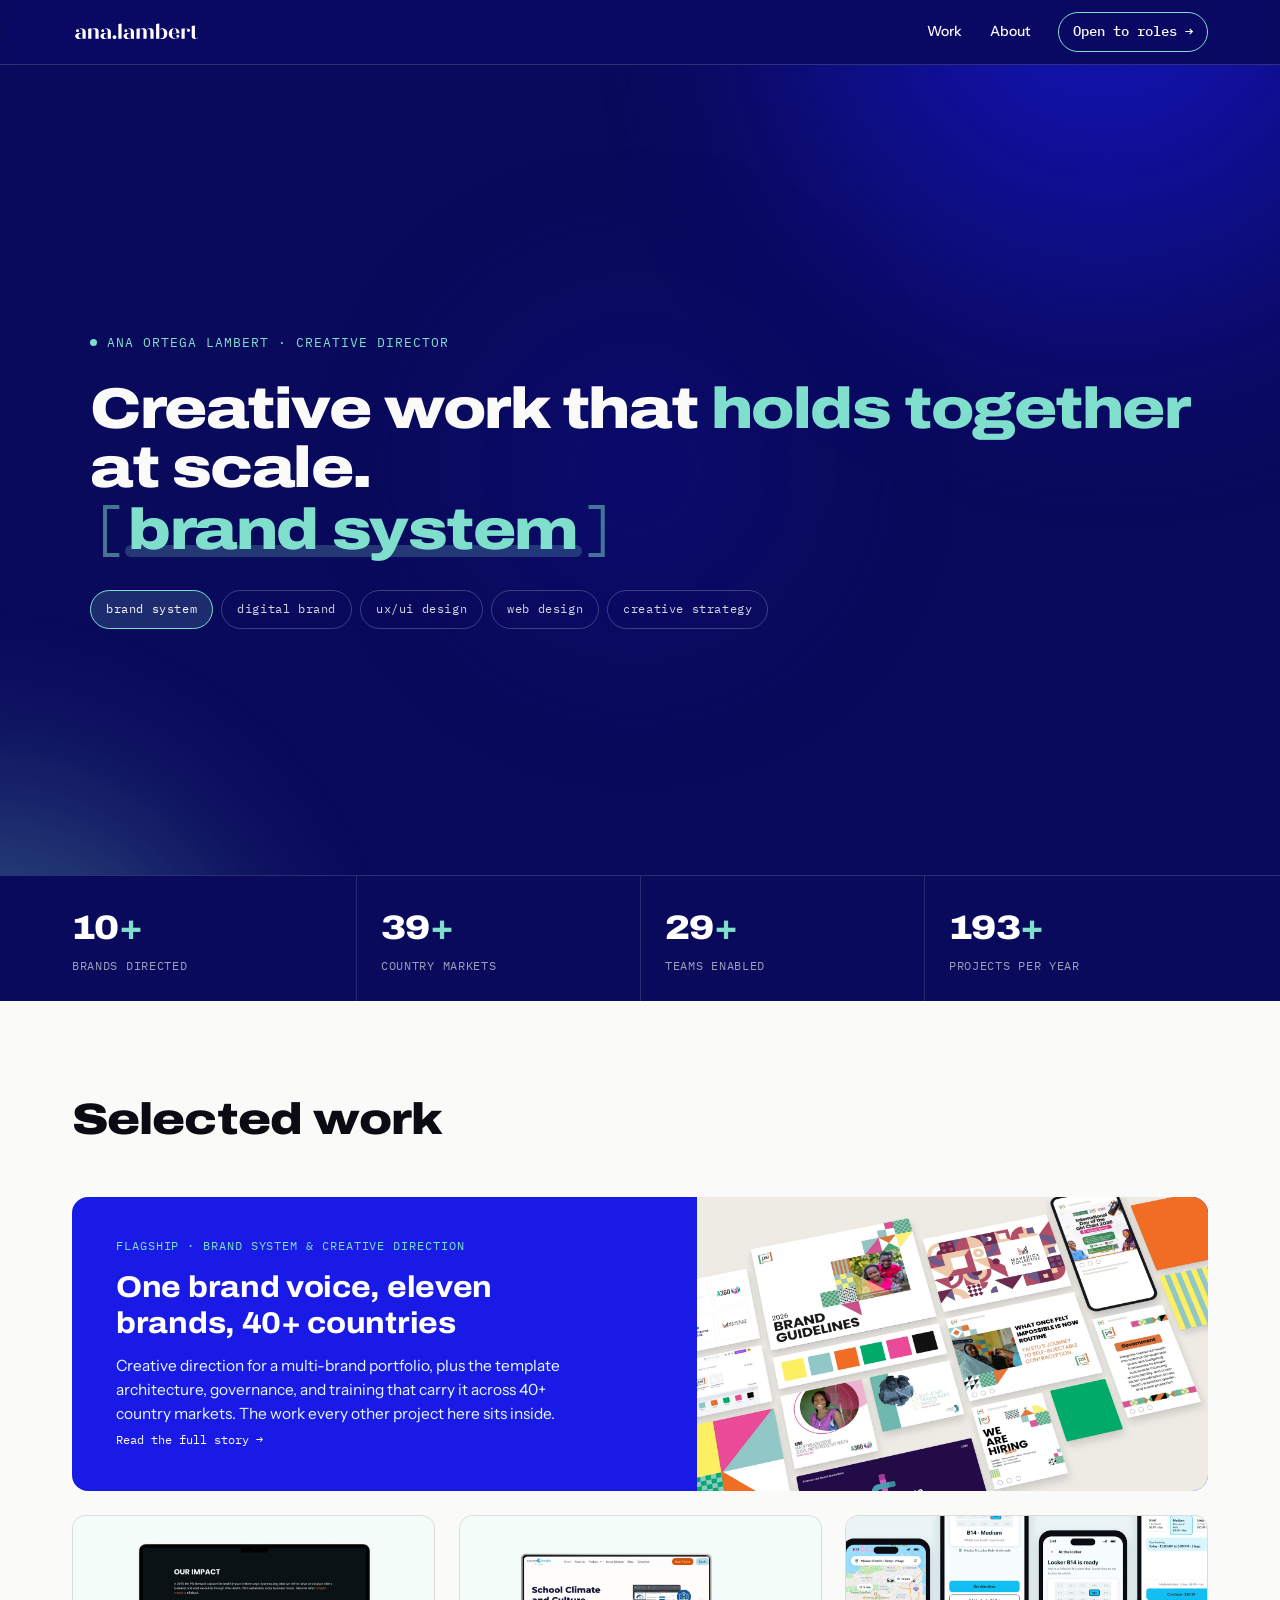
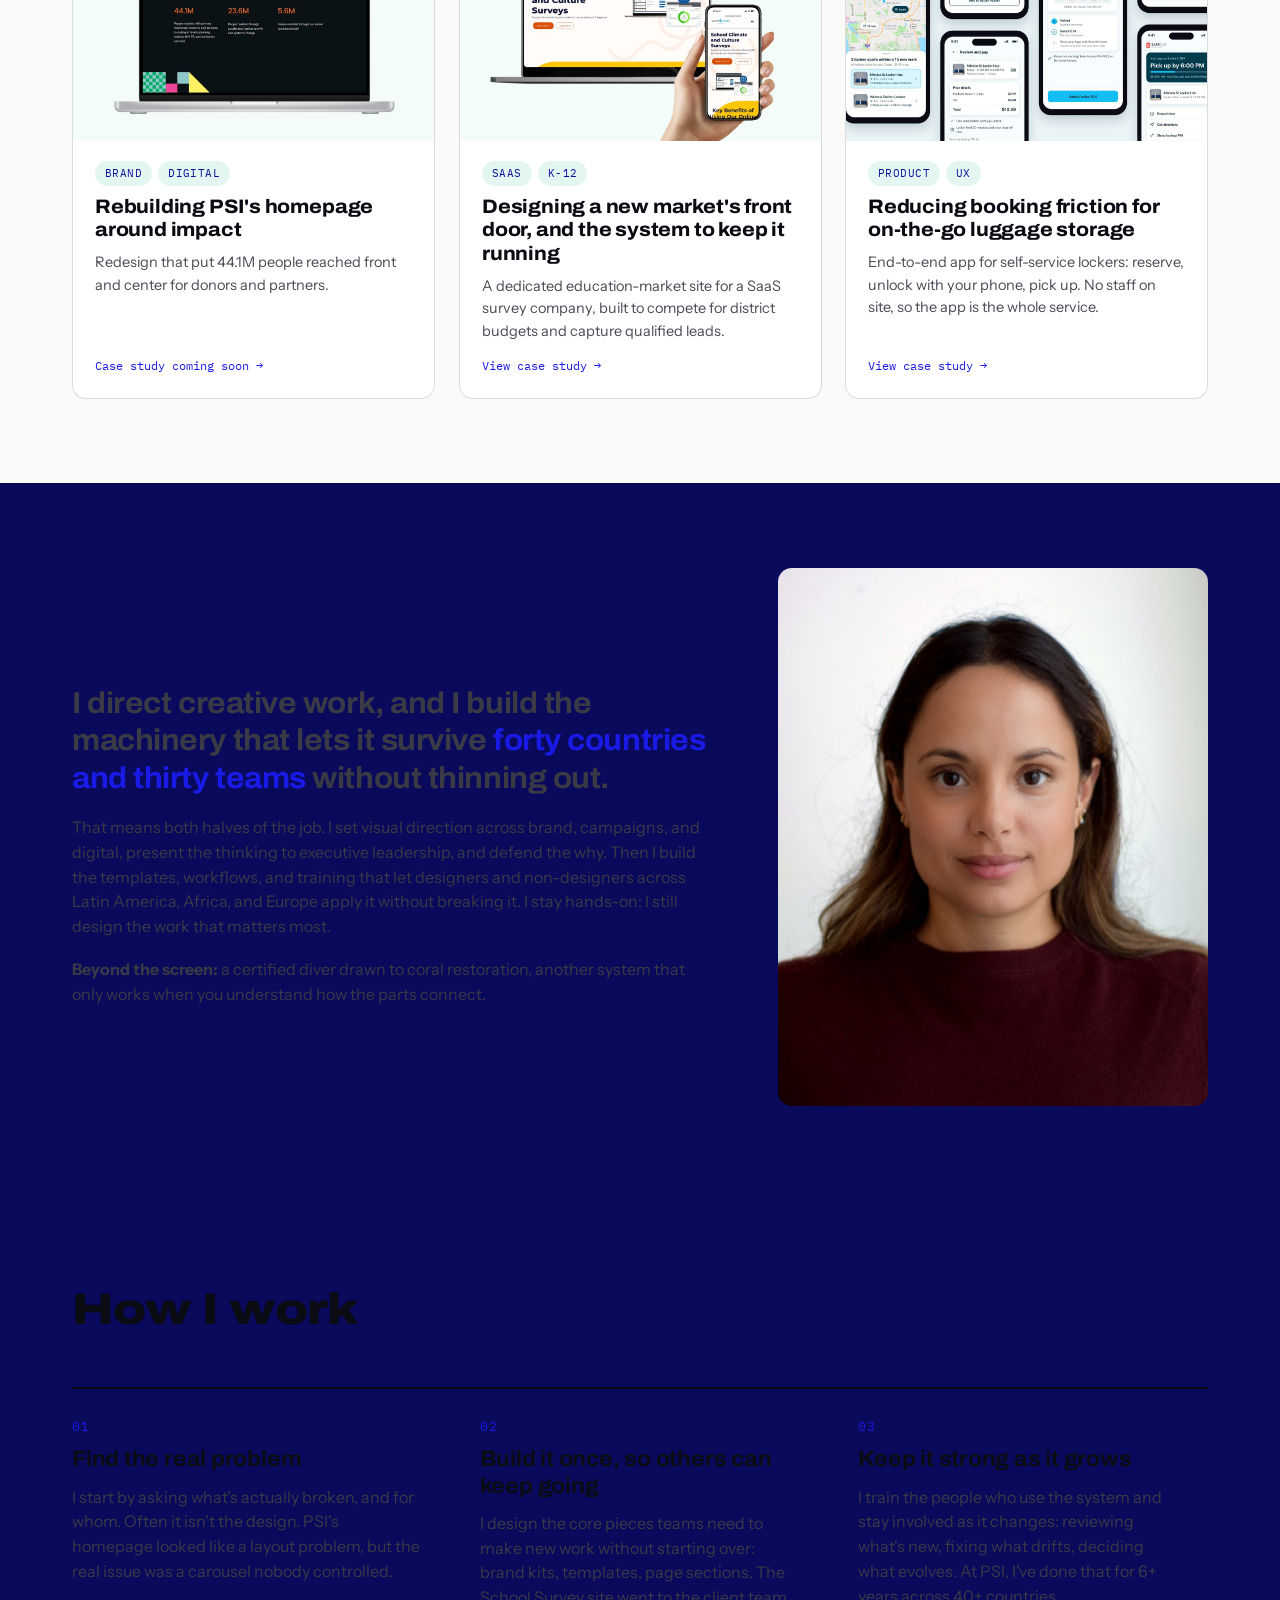
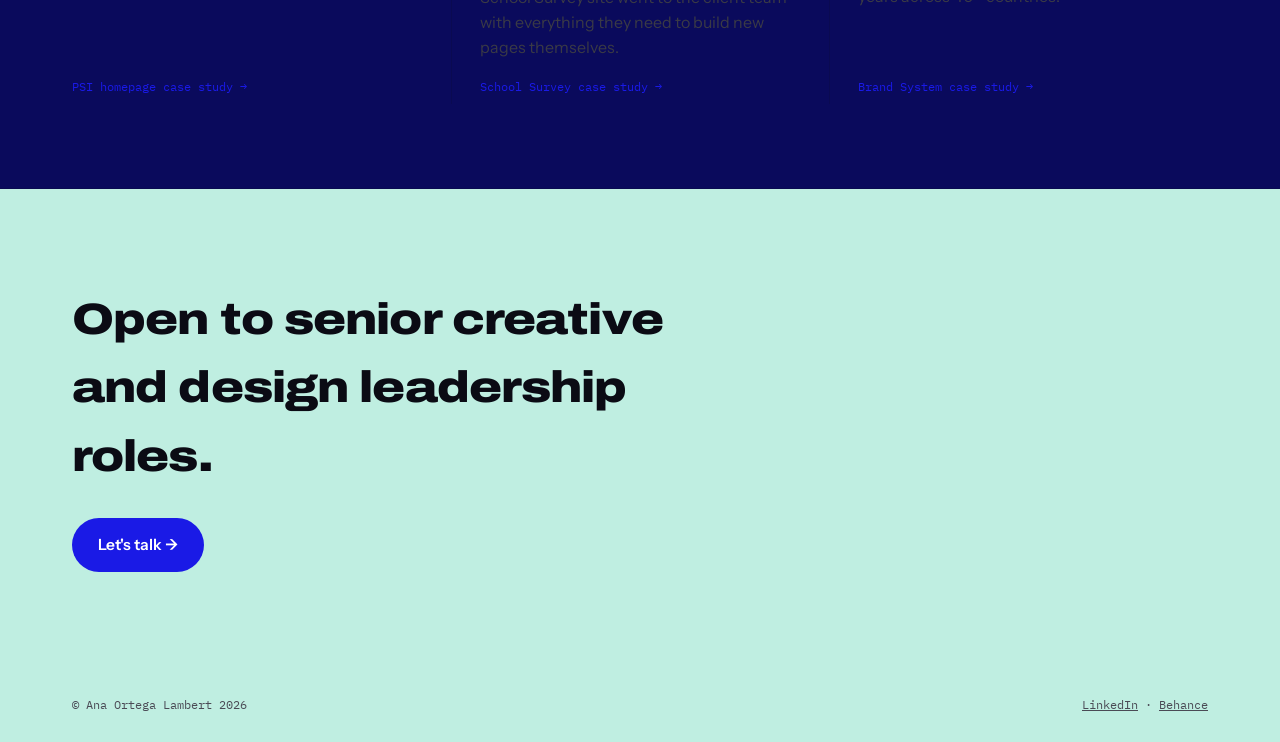
<file: index.html>
<!DOCTYPE html>
<html lang="en">
<head>
<!-- Google tag (gtag.js) -->
<script async src="https://www.googletagmanager.com/gtag/js?id=G-0GX1BSZ0LX"></script>
<script>
  window.dataLayer = window.dataLayer || [];
  function gtag(){dataLayer.push(arguments);}
  gtag('js', new Date());
  gtag('config', 'G-0GX1BSZ0LX');
</script>
<meta charset="UTF-8">
<meta name="viewport" content="width=device-width, initial-scale=1.0">
<title>Ana Ortega Lambert · Creative Director</title>
<meta name="description" content="Creative director working across brand identity, integrated campaigns, and digital experiences, with the systems that let creative work scale across distributed teams.">
<link rel="preconnect" href="https://fonts.googleapis.com">
<link href="https://fonts.googleapis.com/css2?family=Archivo:wdth,wght@62..125,100..900&family=Instrument+Sans:wght@400;500;600&family=IBM+Plex+Mono:wght@400;500&display=swap" rel="stylesheet">
<link rel="icon" type="image/svg+xml" href="images/favicon.svg">
<link rel="stylesheet" href="css/style.css">
<link rel="stylesheet" href="css/hero.css">
<link rel="stylesheet" href="css/process.css">
</head>
<body>

<nav><div class="wrap nav-in">
  <a class="logo" href="index.html"><img src="images/logo.svg" alt="ana.lambert" style="height:26px;display:block"></a>
  <button class="nav-toggle" aria-label="Open menu" aria-expanded="false" aria-controls="nav-links">
    <span></span><span></span><span></span>
  </button>
  <div class="nav-links" id="nav-links">
    <a href="#work">Work</a>
    <a href="#about">About</a>
    <a class="nav-cta" href="#contact">Open to roles →</a>
  </div>
</div></nav>

<header class="hero-b" id="hero" data-bg="#0A0A5C">
  <div class="hb-field" aria-hidden="true"><span class="b1"></span><span class="b2"></span><span class="b3"></span></div>
  <div class="wrap">
    <p class="hb-eyebrow hb-up hb-d1"><span class="hb-dot"></span>Ana Ortega Lambert · Creative Director</p>

    <h1 class="hb-up hb-d2">Creative work that <em>holds together</em> at scale.<br class="hb-break"><span class="rot" id="rot" aria-hidden="true"><span class="brk">[</span><span class="rot-track" id="rotTrack"></span><span class="brk">]</span></span><span class="hb-sr" id="rotSr"></span></h1>

    <ul class="hb-areas hb-up hb-d3" id="areas" aria-label="Areas I work in, each linked to a case study"></ul>
  </div>
</header>

<div class="strip" data-bg="#FAFAF8"><div class="wrap strip-in">
  <div class="stat"><div class="n">10<span>+</span></div><div class="l">Brands directed</div></div>
  <div class="stat"><div class="n">40<span>+</span></div><div class="l">Country markets</div></div>
  <div class="stat"><div class="n">30<span>+</span></div><div class="l">Teams enabled</div></div>
  <div class="stat"><div class="n">200<span>+</span></div><div class="l">Projects per year</div></div>
</div></div>

<section id="work" data-bg="#FAFAF8"><div class="wrap">
  <div class="sec-head">
    <h2 class="reveal">Selected work</h2>
  </div>

  <a class="flag reveal" href="work/brand-system.html">
    <div class="flag-txt">
      <div class="flag-k">Flagship · Brand system &amp; creative direction</div>
      <h3>One brand voice, eleven brands, 40+ countries</h3>
      <p>Creative direction for a multi-brand portfolio, plus the template architecture, governance, and training that carry it across 40+ country markets. The work every other project here sits inside.</p>
      <span class="go">Read the full story →</span>
    </div>
    <div class="flag-vis flag-vis-img">
      <img src="images/brand-system-card.webp" alt="PSI brand system: the 2026 brand guidelines, program brand covers, the Canva brand kit, the color palette and social posts from country teams">
    </div>
  </a>

  <div class="cases" style="margin-top:24px">
    <a class="card reveal" href="work/psi-homepage.html">
      <img class="card-thumb" src="images/homepage-thumb.jpg" alt="PSI homepage redesign">
      <div class="card-body">
        <div class="tags"><span class="tag">Brand</span><span class="tag">Digital</span></div>
        <h3>Rebuilding PSI's homepage around impact</h3>
        <p class="result">Redesign that put 44.1M people reached front and center for donors and partners.</p>
        <span class="go">Case study coming soon →</span>
      </div>
    </a>

    <a class="card reveal" href="work/school-survey.html">
      <img class="card-thumb" src="images/survey-thumb.jpg" alt="School climate and culture survey website">
      <div class="card-body">
        <div class="tags"><span class="tag">SaaS</span><span class="tag">K-12</span></div>
        <h3>Designing a new market's front door, and the system to keep it running</h3>
        <p class="result">A dedicated education-market site for a SaaS survey company, built to compete for district budgets and capture qualified leads.</p>
        <span class="go">View case study →</span>
      </div>
    </a>

    <a class="card reveal" href="work/safebag-app.html">
      <img class="card-thumb" src="images/safebag-thumb.jpg" alt="SafeBag luggage locker app screens">
      <div class="card-body">
        <div class="tags"><span class="tag">Product</span><span class="tag">UX</span></div>
        <h3>Reducing booking friction for on-the-go luggage storage</h3>
        <p class="result">End-to-end app for self-service lockers: reserve, unlock with your phone, pick up. No staff on site, so the app is the whole service.</p>
        <span class="go">View case study →</span>
      </div>
    </a>
  </div>
</div></section>

<section class="about" id="about" data-bg="#BFEEE1"><div class="wrap about-grid">
  <div>
    <p class="lede reveal">I direct creative work, and I build the machinery that lets it survive <em>forty countries and thirty teams</em> without thinning out.</p>
    <p>That means both halves of the job. I set visual direction across brand, campaigns, and digital, present the thinking to executive leadership, and defend the why. Then I build the templates, workflows, and training that let designers and non-designers across Latin America, Africa, and Europe apply it without breaking it. I stay hands-on: I still design the work that matters most.</p>
    <p><b>Beyond the screen:</b> a certified diver drawn to coral restoration, another system that only works when you understand how the parts connect.</p>
  </div>
  <img class="photo reveal" src="images/ana-headshot.jpg" alt="Ana Ortega Lambert">
</div></section>

<section class="pr" id="process" data-bg="#FAFAF8"><div class="wrap">
  <div class="sec-head">
    <h2 class="reveal">How I work</h2>
  </div>
  <div class="pr-grid">
    <div class="pr-step reveal">
      <div class="pr-n">01</div>
      <h3>Find the real problem</h3>
      <p>I start by asking what's actually broken, and for whom. Often it isn't the design. PSI's homepage looked like a layout problem, but the real issue was a carousel nobody controlled.</p>
      <a class="pr-link" href="work/psi-homepage.html">PSI homepage case study →</a>
    </div>
    <div class="pr-step reveal">
      <div class="pr-n">02</div>
      <h3>Build it once, so others can keep going</h3>
      <p>I design the core pieces teams need to make new work without starting over: brand kits, templates, page sections. The School Survey site went to the client team with everything they need to build new pages themselves.</p>
      <a class="pr-link" href="work/school-survey.html">School Survey case study →</a>
    </div>
    <div class="pr-step reveal">
      <div class="pr-n">03</div>
      <h3>Keep it strong as it grows</h3>
      <p>I train the people who use the system and stay involved as it changes: reviewing what's new, fixing what drifts, deciding what evolves. At PSI, I've done that for 6+ years across 40+ countries.</p>
      <a class="pr-link" href="work/brand-system.html">Brand System case study →</a>
    </div>
  </div>
</div></section>

<section class="cta" id="contact"><div class="wrap">
  <h2>Open to senior creative and design leadership roles.</h2>
  <a class="cta-btn" href="mailto:analinet.ortega@gmail.com">Let's talk →</a>
</div></section>

<footer class="foot-mint"><div class="wrap foot-in">
  <span>© Ana Ortega Lambert 2026</span>
  <span><a href="https://www.linkedin.com/in/ana-ortega-lambert/" target="_blank" rel="noopener">LinkedIn</a> · <a href="https://behance.net/analambertdesign" target="_blank" rel="noopener">Behance</a></span>
</div></footer>

<script src="js/motion.js" defer></script>
<script src="js/hero.js" defer></script>
</body>
</html>
</file>
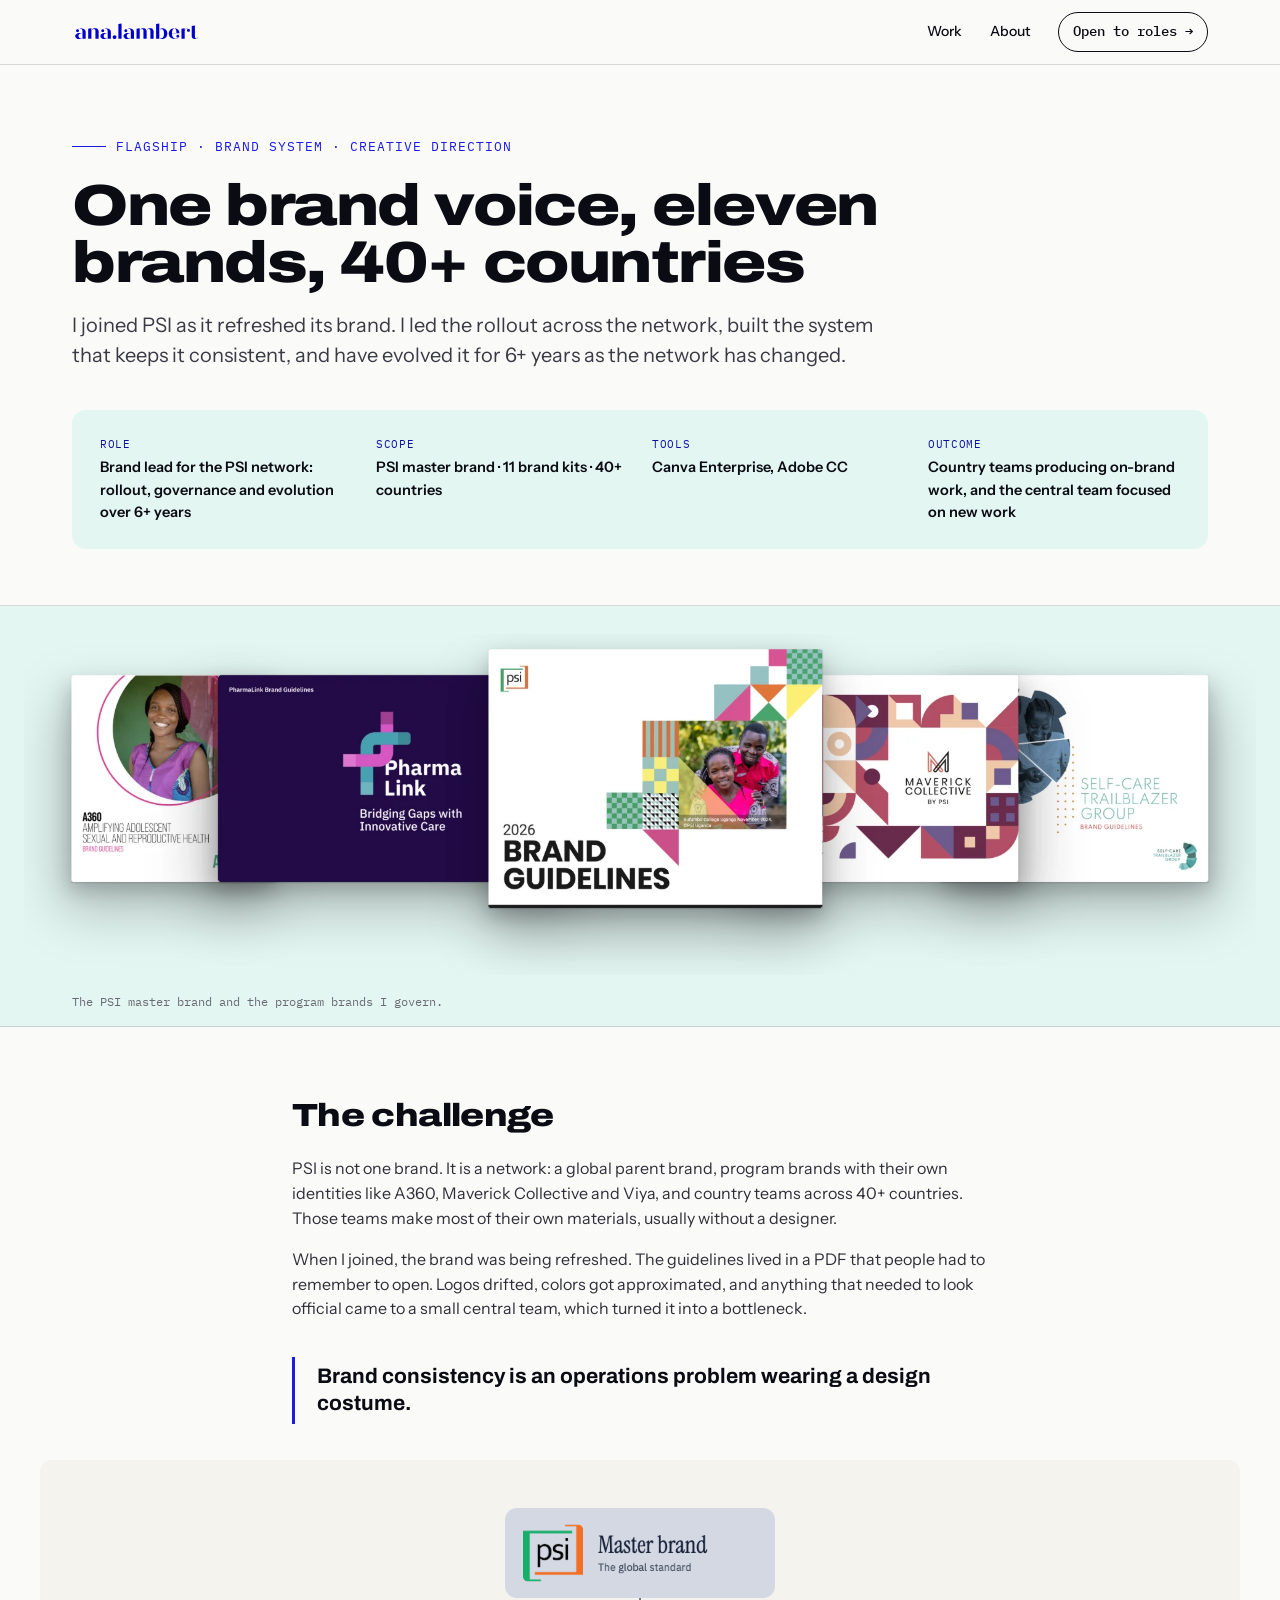
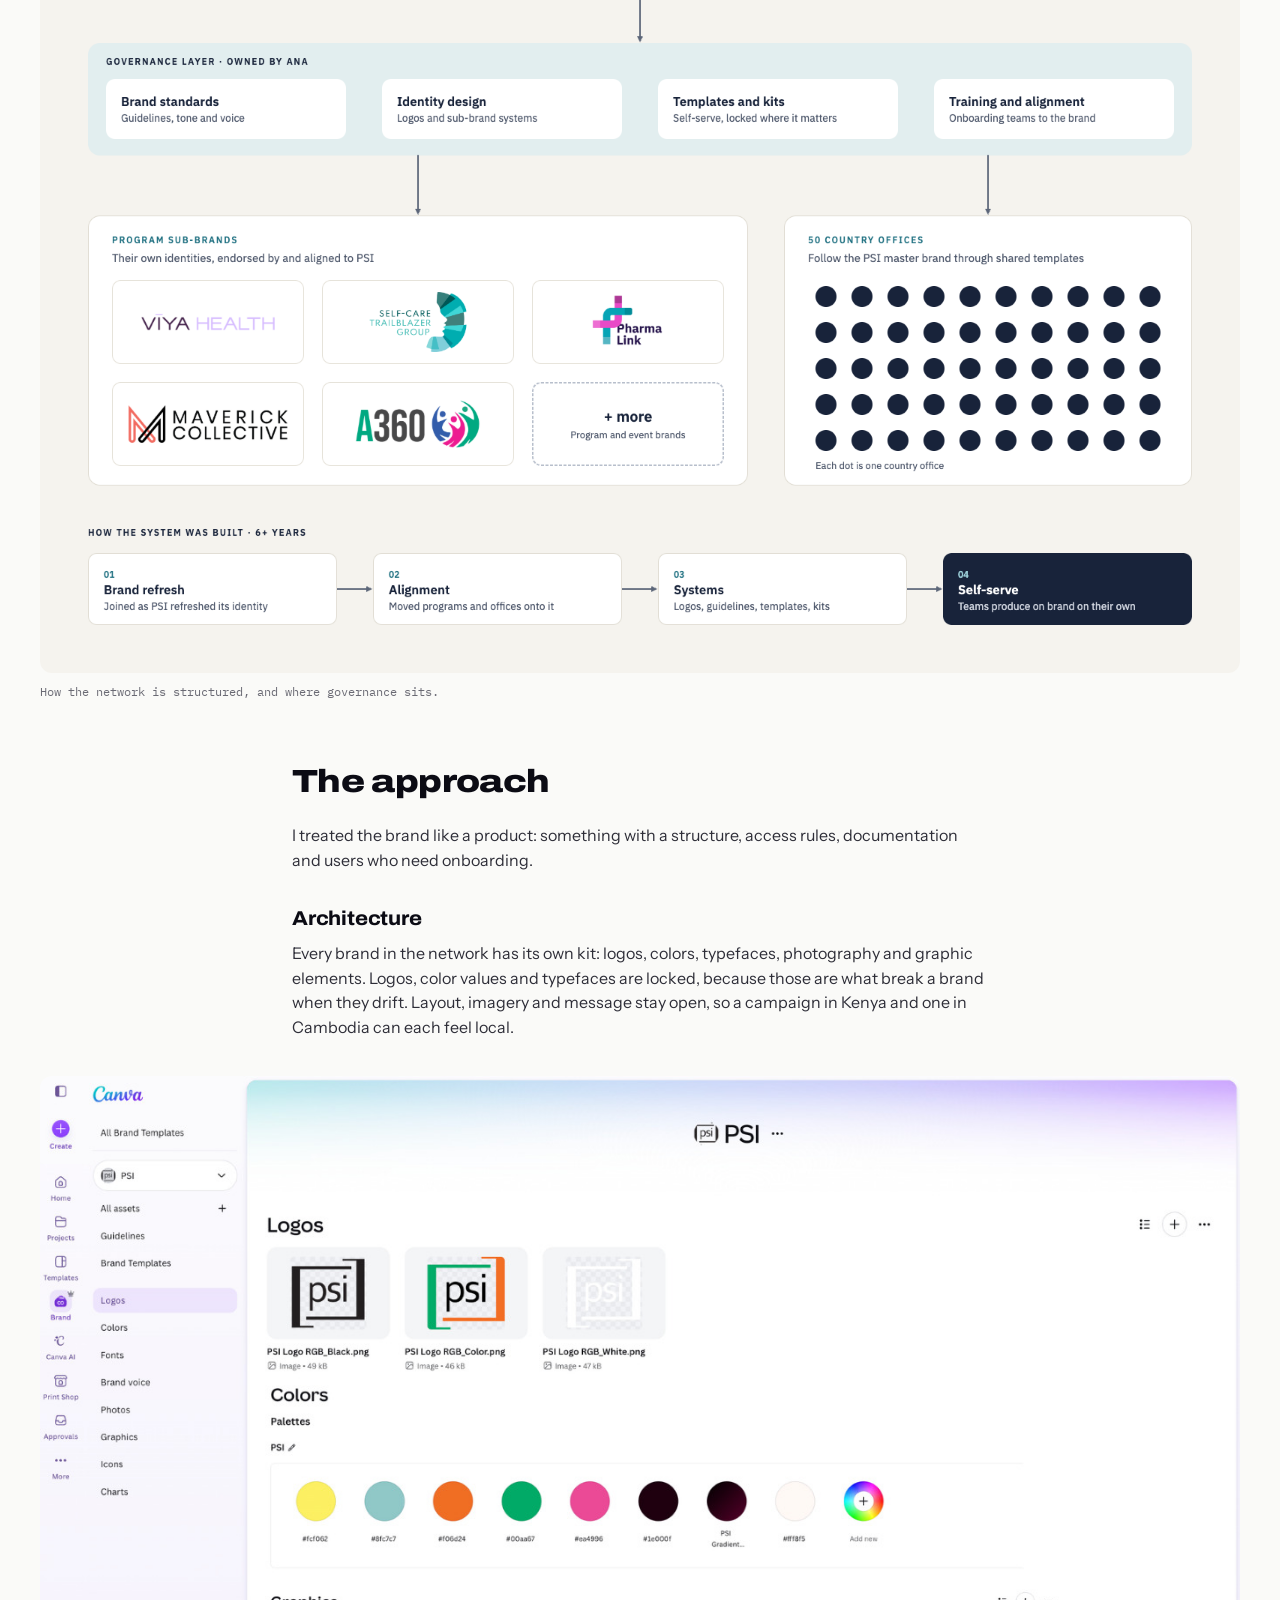
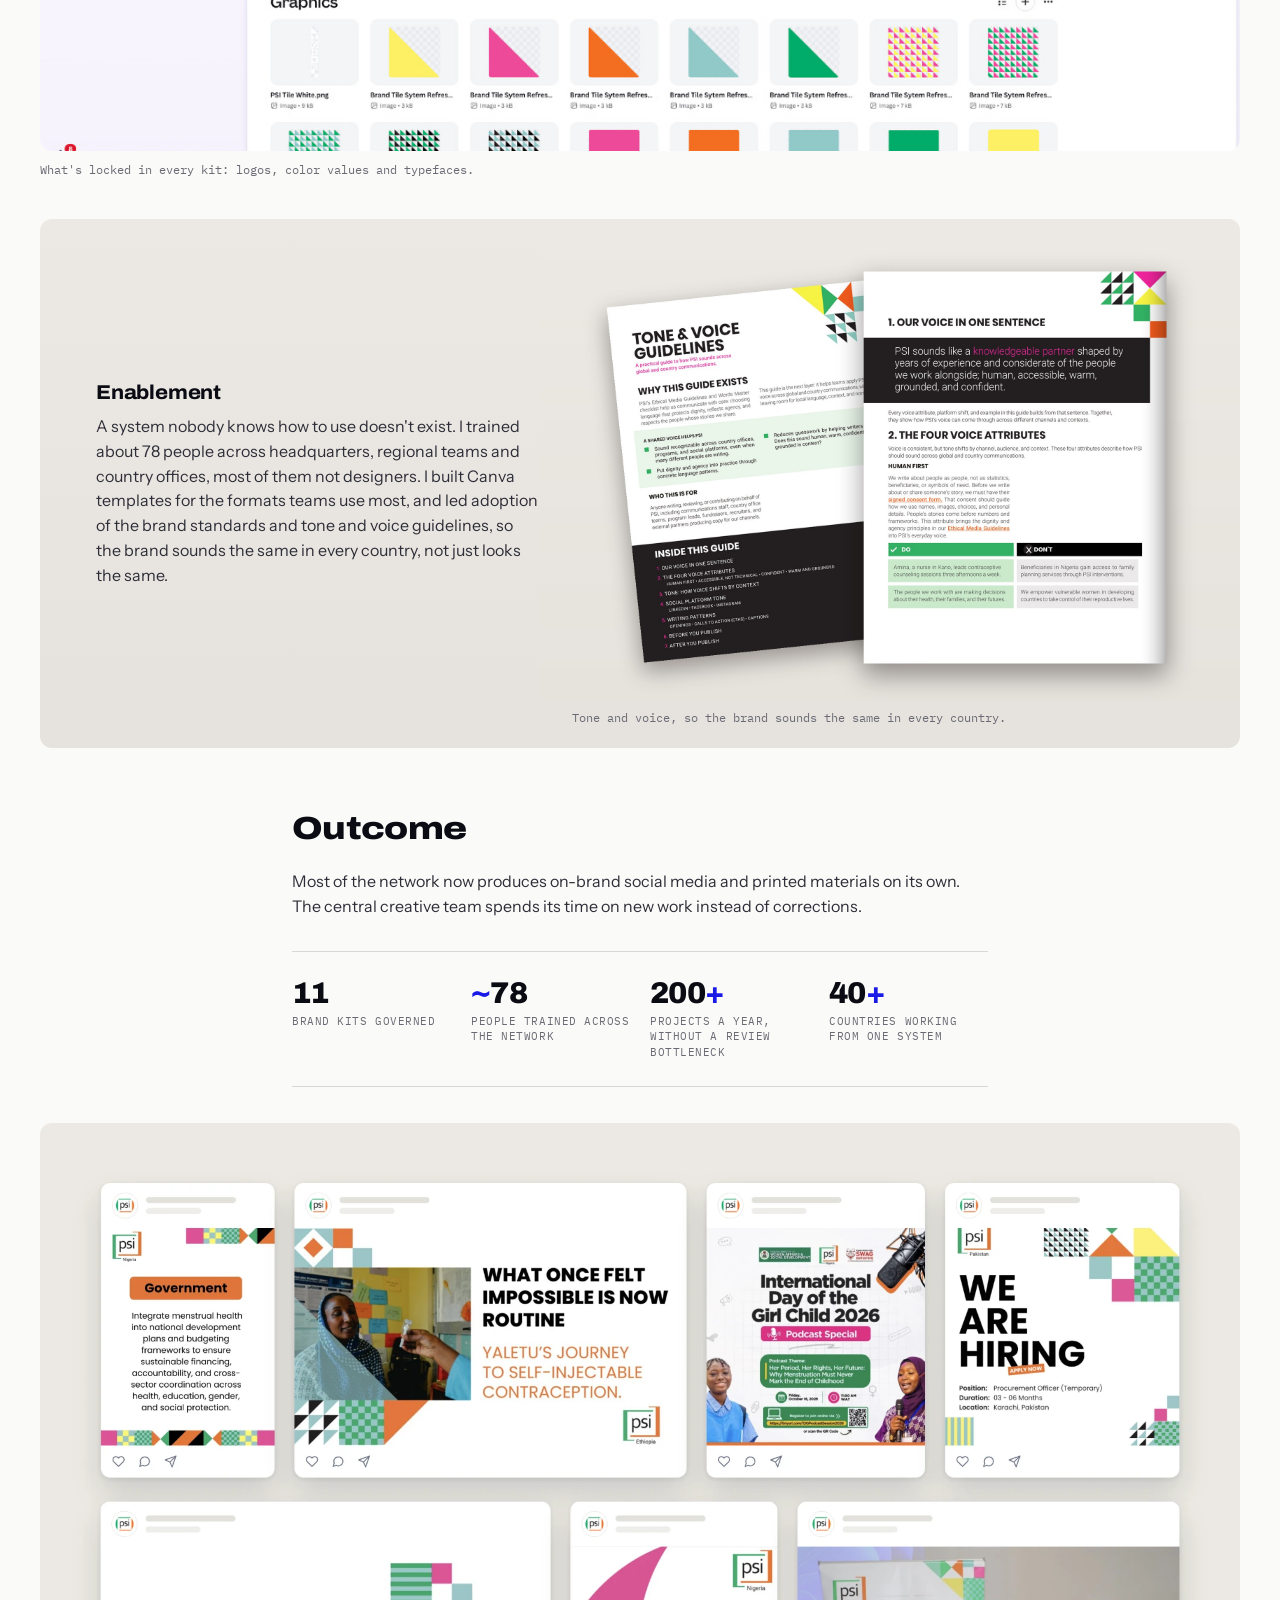
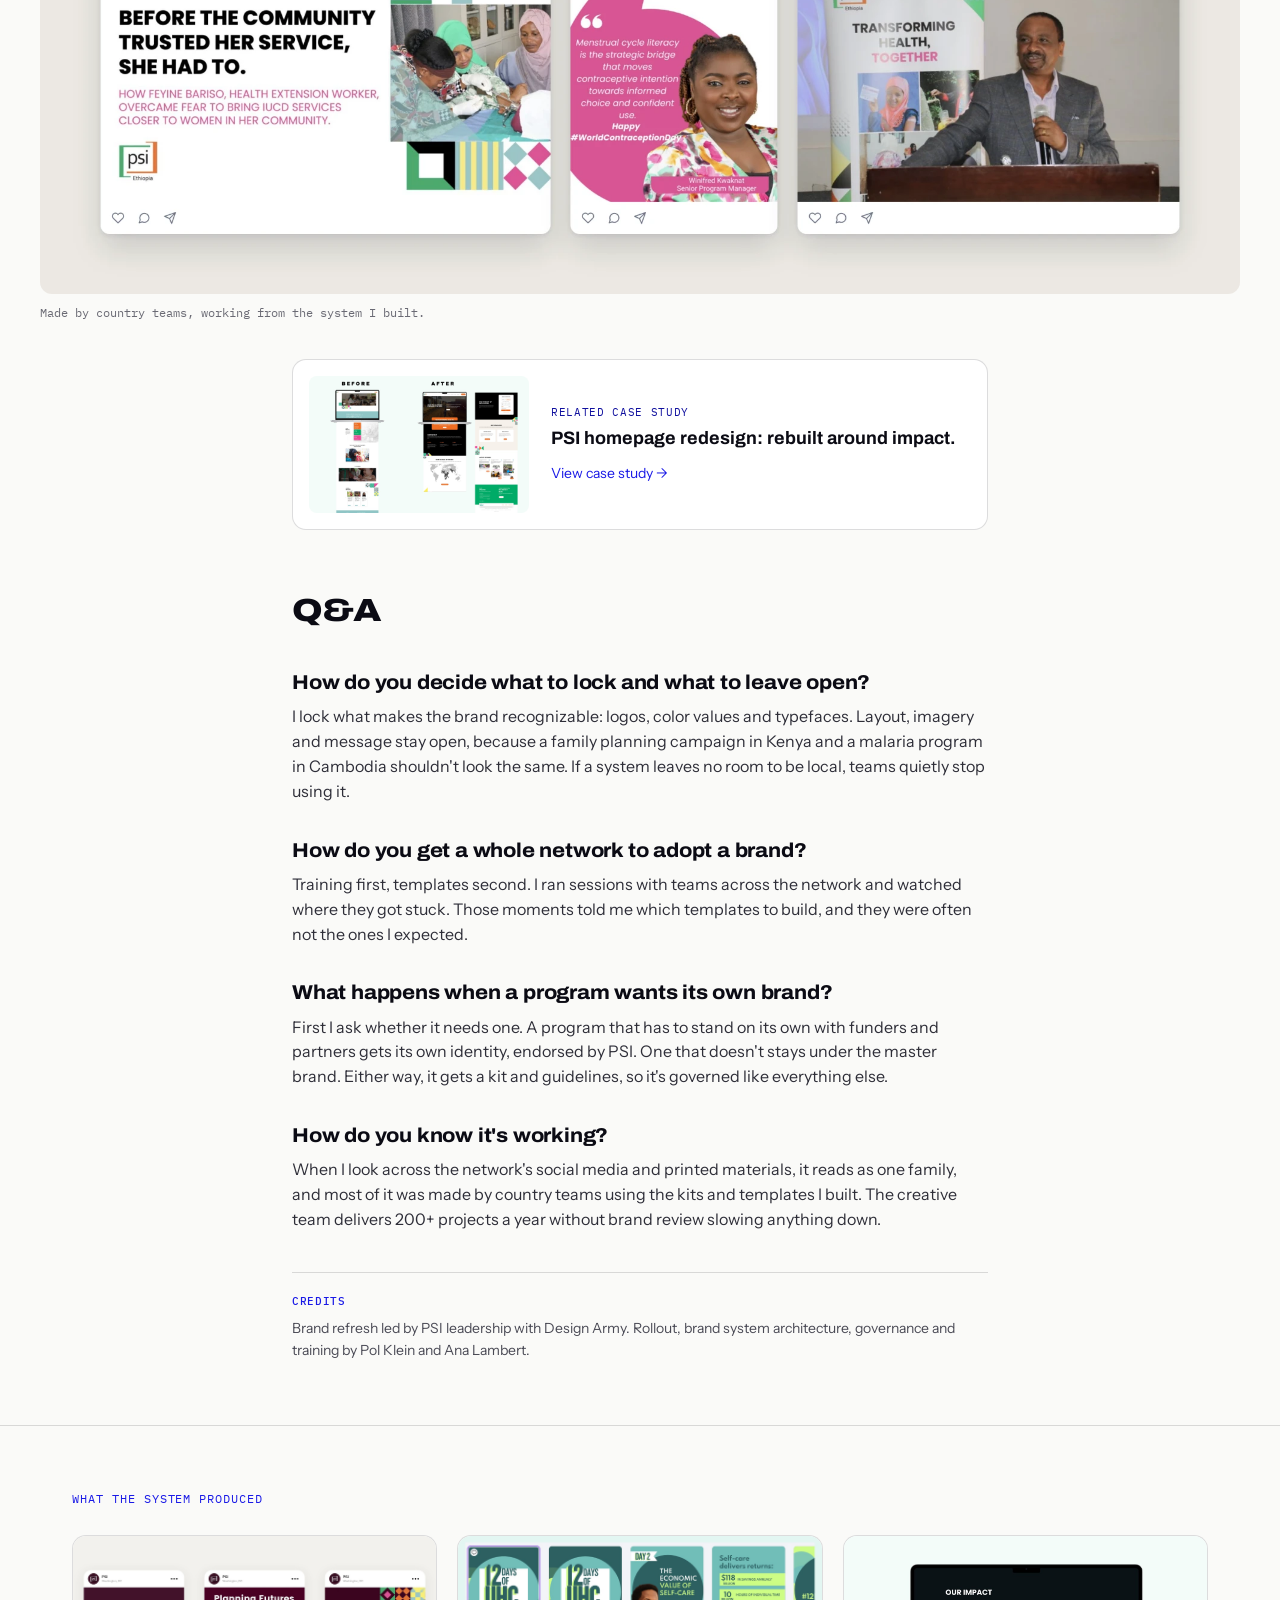
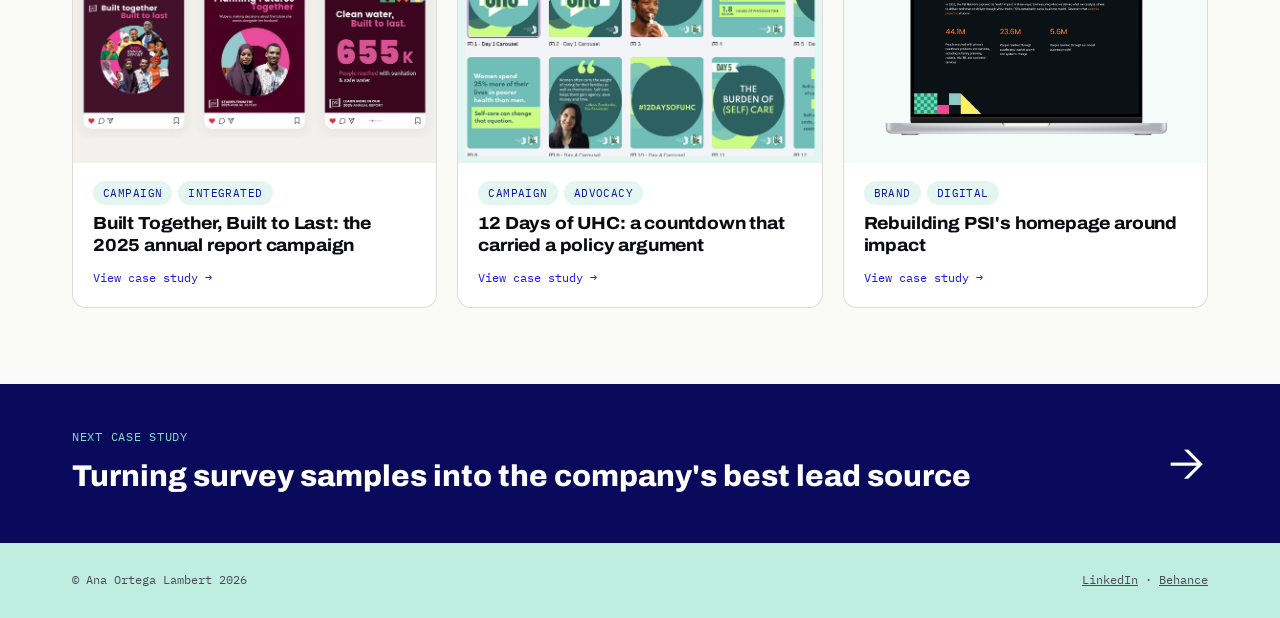
<file: work/brand-system.html>
<!DOCTYPE html>
<html lang="en">
<head>
<!-- Google tag (gtag.js) -->
<script async src="https://www.googletagmanager.com/gtag/js?id=G-0GX1BSZ0LX"></script>
<script>
  window.dataLayer = window.dataLayer || [];
  function gtag(){dataLayer.push(arguments);}
  gtag('js', new Date());
  gtag('config', 'G-0GX1BSZ0LX');
</script>
<meta charset="UTF-8">
<meta name="viewport" content="width=device-width, initial-scale=1.0">
<title>One Brand Voice, Eleven Brands · Ana Ortega Lambert</title>
<meta name="description" content="Creative direction across a network of 11 brands, and the architecture, governance and training that keep it coherent across teams in 40+ countries.">
<link rel="preconnect" href="https://fonts.googleapis.com">
<link href="https://fonts.googleapis.com/css2?family=Archivo:wdth,wght@62..125,100..900&family=Instrument+Sans:wght@400;500;600&family=IBM+Plex+Mono:wght@400;500&display=swap" rel="stylesheet">
<link rel="icon" type="image/svg+xml" href="../images/favicon.svg">
<link rel="stylesheet" href="../css/style.css">
<link rel="stylesheet" href="../css/related.css">
<link rel="stylesheet" href="../css/case-media.css">
</head>
<body>

<nav><div class="wrap nav-in">
  <a class="logo" href="../index.html"><img src="../images/logo.svg" alt="ana.lambert" style="height:26px;display:block"></a>
  <button class="nav-toggle" aria-label="Open menu" aria-expanded="false" aria-controls="nav-links">
    <span></span><span></span><span></span>
  </button>
  <div class="nav-links" id="nav-links">
    <a href="../index.html#work">Work</a>
    <a href="../index.html#about">About</a>
    <a class="nav-cta" href="../index.html#contact">Open to roles →</a>
  </div>
</div></nav>

<header class="cs-hero" data-bg="#FAFAF8"><div class="wrap">
  <div class="kicker">Flagship · Brand system · Creative direction</div>
  <h1>One brand voice, eleven brands, 40+ countries</h1>
  <p class="cs-lede">I joined PSI as it refreshed its brand. I led the rollout across the network, built the system that keeps it consistent, and have evolved it for 6+ years as the network has changed.</p>
  <div class="cs-meta">
    <div><div class="k">Role</div><div class="v">Brand lead for the PSI network: rollout, governance and evolution over 6+ years</div></div>
    <div><div class="k">Scope</div><div class="v">PSI master brand · 11 brand kits · 40+ countries</div></div>
    <div><div class="k">Tools</div><div class="v">Canva Enterprise, Adobe CC</div></div>
    <div><div class="k">Outcome</div><div class="v">Country teams producing on-brand work, and the central team focused on new work</div></div>
  </div>
</div></header>

<figure class="csm-hero csm-hero--contain">
  <img src="../images/brand-system-hero.webp" width="2000" height="553" alt="Brand guidelines covers for A360, PharmaLink, the PSI 2026 master brand, Maverick Collective and the Self-Care Trailblazer Group">
  <figcaption>The PSI master brand and the program brands I govern.</figcaption>
</figure>

<article class="cs-body">
  <h2>The challenge</h2>
  <p>PSI is not one brand. It is a network: a global parent brand, program brands with their own identities like A360, Maverick Collective and Viya, and country teams across 40+ countries. Those teams make most of their own materials, usually without a designer.</p>
  <p>When I joined, the brand was being refreshed. The guidelines lived in a PDF that people had to remember to open. Logos drifted, colors got approximated, and anything that needed to look official came to a small central team, which turned it into a bottleneck.</p>

  <div class="pull reveal">Brand consistency is an operations problem wearing a design costume.</div>

  <figure class="cs-fig full reveal">
    <img src="../images/brand-system-governance.png" width="1600" height="1084" alt="PSI brand governance map: the master brand, a governance layer of brand standards, identity design, templates and kits, and training, feeding program sub-brands and 50 country offices, plus the four steps of how the system was built">
    <figcaption>How the network is structured, and where governance sits.</figcaption>
  </figure>

  <h2>The approach</h2>
  <p>I treated the brand like a product: something with a structure, access rules, documentation and users who need onboarding.</p>

  <h3>Architecture</h3>
  <p>Every brand in the network has its own kit: logos, colors, typefaces, photography and graphic elements. Logos, color values and typefaces are locked, because those are what break a brand when they drift. Layout, imagery and message stay open, so a campaign in Kenya and one in Cambodia can each feel local.</p>

  <figure class="cs-fig full reveal">
    <img src="../images/brand-system-kit.jpg" width="1366" height="768" alt="The PSI brand kit in Canva: locked logo files, the PSI color palette and the brand tile graphics">
    <figcaption>What's locked in every kit: logos, color values and typefaces.</figcaption>
  </figure>

  <div class="csm-split csm-split--panel csm-wide">
    <div class="csm-split-text">
      <h3>Enablement</h3>
      <p>A system nobody knows how to use doesn't exist. I trained about 78 people across headquarters, regional teams and country offices, most of them not designers. I built Canva templates for the formats teams use most, and led adoption of the brand standards and tone and voice guidelines, so the brand sounds the same in every country, not just looks the same.</p>
    </div>
    <figure class="cs-fig reveal">
      <img src="../images/brand-system-voice.jpg" width="2000" height="1400" alt="PSI Tone and Voice Guidelines 2026: the cover tilted behind the page with the voice in one sentence and the four voice attributes, with do and don't examples">
      <figcaption>Tone and voice, so the brand sounds the same in every country.</figcaption>
    </figure>
  </div>

  <h2>Outcome</h2>
  <p>Most of the network now produces on-brand social media and printed materials on its own. The central creative team spends its time on new work instead of corrections.</p>

  <div class="csm-stats">
    <div><div class="n">11</div><div class="l">Brand kits governed</div></div>
    <div><div class="n"><span>~</span>78</div><div class="l">People trained across the network</div></div>
    <div><div class="n">200<span>+</span></div><div class="l">Projects a year, without a review bottleneck</div></div>
    <div><div class="n">40<span>+</span></div><div class="l">Countries working from one system</div></div>
  </div>

  <figure class="cs-fig full reveal">
    <img src="../images/brand-system-wall.webp" width="2000" height="1285" alt="Social posts made by PSI country teams in Nigeria, Ethiopia and Pakistan, all using the same logo lockup, color palette and graphic patterns">
    <figcaption>Made by country teams, working from the system I built.</figcaption>
  </figure>

  <a class="csm-teaser reveal" href="psi-homepage.html">
    <img src="../images/homepage-before-after.jpg" width="1280" height="800" alt="PSI homepage before and after the redesign">
    <div>
      <div class="csm-teaser-k">Related case study</div>
      <div class="csm-teaser-t">PSI homepage redesign: rebuilt around impact.</div>
      <span class="csm-teaser-go">View case study →</span>
    </div>
  </a>

  <h2>Q&amp;A</h2>
  <h3>How do you decide what to lock and what to leave open?</h3>
  <p>I lock what makes the brand recognizable: logos, color values and typefaces. Layout, imagery and message stay open, because a family planning campaign in Kenya and a malaria program in Cambodia shouldn't look the same. If a system leaves no room to be local, teams quietly stop using it.</p>

  <h3>How do you get a whole network to adopt a brand?</h3>
  <p>Training first, templates second. I ran sessions with teams across the network and watched where they got stuck. Those moments told me which templates to build, and they were often not the ones I expected.</p>

  <h3>What happens when a program wants its own brand?</h3>
  <p>First I ask whether it needs one. A program that has to stand on its own with funders and partners gets its own identity, endorsed by PSI. One that doesn't stays under the master brand. Either way, it gets a kit and guidelines, so it's governed like everything else.</p>

  <h3>How do you know it's working?</h3>
  <p>When I look across the network's social media and printed materials, it reads as one family, and most of it was made by country teams using the kits and templates I built. The creative team delivers 200+ projects a year without brand review slowing anything down.</p>

  <div class="csm-credits">
    <b>Credits</b>
    Brand refresh led by PSI leadership with Design Army. Rollout, brand system architecture, governance and training by Pol Klein and Ana Lambert.
  </div>
</article>

<section class="rel"><div class="wrap">
  <div class="rel-head">
    <div class="rel-title">What the system produced</div>
    <div class="rel-nav">
      <button class="rel-btn" data-rel="prev" type="button" aria-label="Previous">←</button>
      <button class="rel-btn" data-rel="next" type="button" aria-label="Next">→</button>
    </div>
  </div>
  <div class="rel-track" tabindex="0" role="region" aria-label="Work produced by the brand system">

    <a class="rel-card" href="campaign-annual-report.html">
      <img class="rel-thumb" src="../images/campaign-ar-thumb.jpg" alt="Three posts from the Built Together, Built to Last social series: the launch post, the Planning Futures Together story and the Clean water 655K impact card">
      <div class="rel-body">
        <div class="rel-tags"><span class="rel-tag">Campaign</span><span class="rel-tag">Integrated</span></div>
        <h3>Built Together, Built to Last: the 2025 annual report campaign</h3>
        <span class="rel-go">View case study →</span>
      </div>
    </a>

    <a class="rel-card" href="campaign-uhc.html">
      <img class="rel-thumb" src="../images/campaign-uhc-thumb.jpg" alt="12 Days of UHC advocacy campaign cards">
      <div class="rel-body">
        <div class="rel-tags"><span class="rel-tag">Campaign</span><span class="rel-tag">Advocacy</span></div>
        <h3>12 Days of UHC: a countdown that carried a policy argument</h3>
        <span class="rel-go">View case study →</span>
      </div>
    </a>

    <a class="rel-card" href="psi-homepage.html">
      <img class="rel-thumb" src="../images/homepage-thumb.jpg" alt="PSI homepage redesign">
      <div class="rel-body">
        <div class="rel-tags"><span class="rel-tag">Brand</span><span class="rel-tag">Digital</span></div>
        <h3>Rebuilding PSI's homepage around impact</h3>
        <span class="rel-go">View case study →</span>
      </div>
    </a>



  </div>
</div></section>

<a class="next" href="school-survey.html"><div class="wrap">
  <div><div class="k">Next case study</div><div class="t">Turning survey samples into the company's best lead source</div></div>
  <div class="k">→</div>
</div></a>

<footer class="foot-mint"><div class="wrap foot-in">
  <span>© Ana Ortega Lambert 2026</span>
  <span><a href="https://www.linkedin.com/in/ana-ortega-lambert/" target="_blank" rel="noopener">LinkedIn</a> · <a href="https://behance.net/analambertdesign" target="_blank" rel="noopener">Behance</a></span>
</div></footer>

<script src="../js/motion.js" defer></script>
<script src="../js/related.js" defer></script>
</body>
</html>
</file>
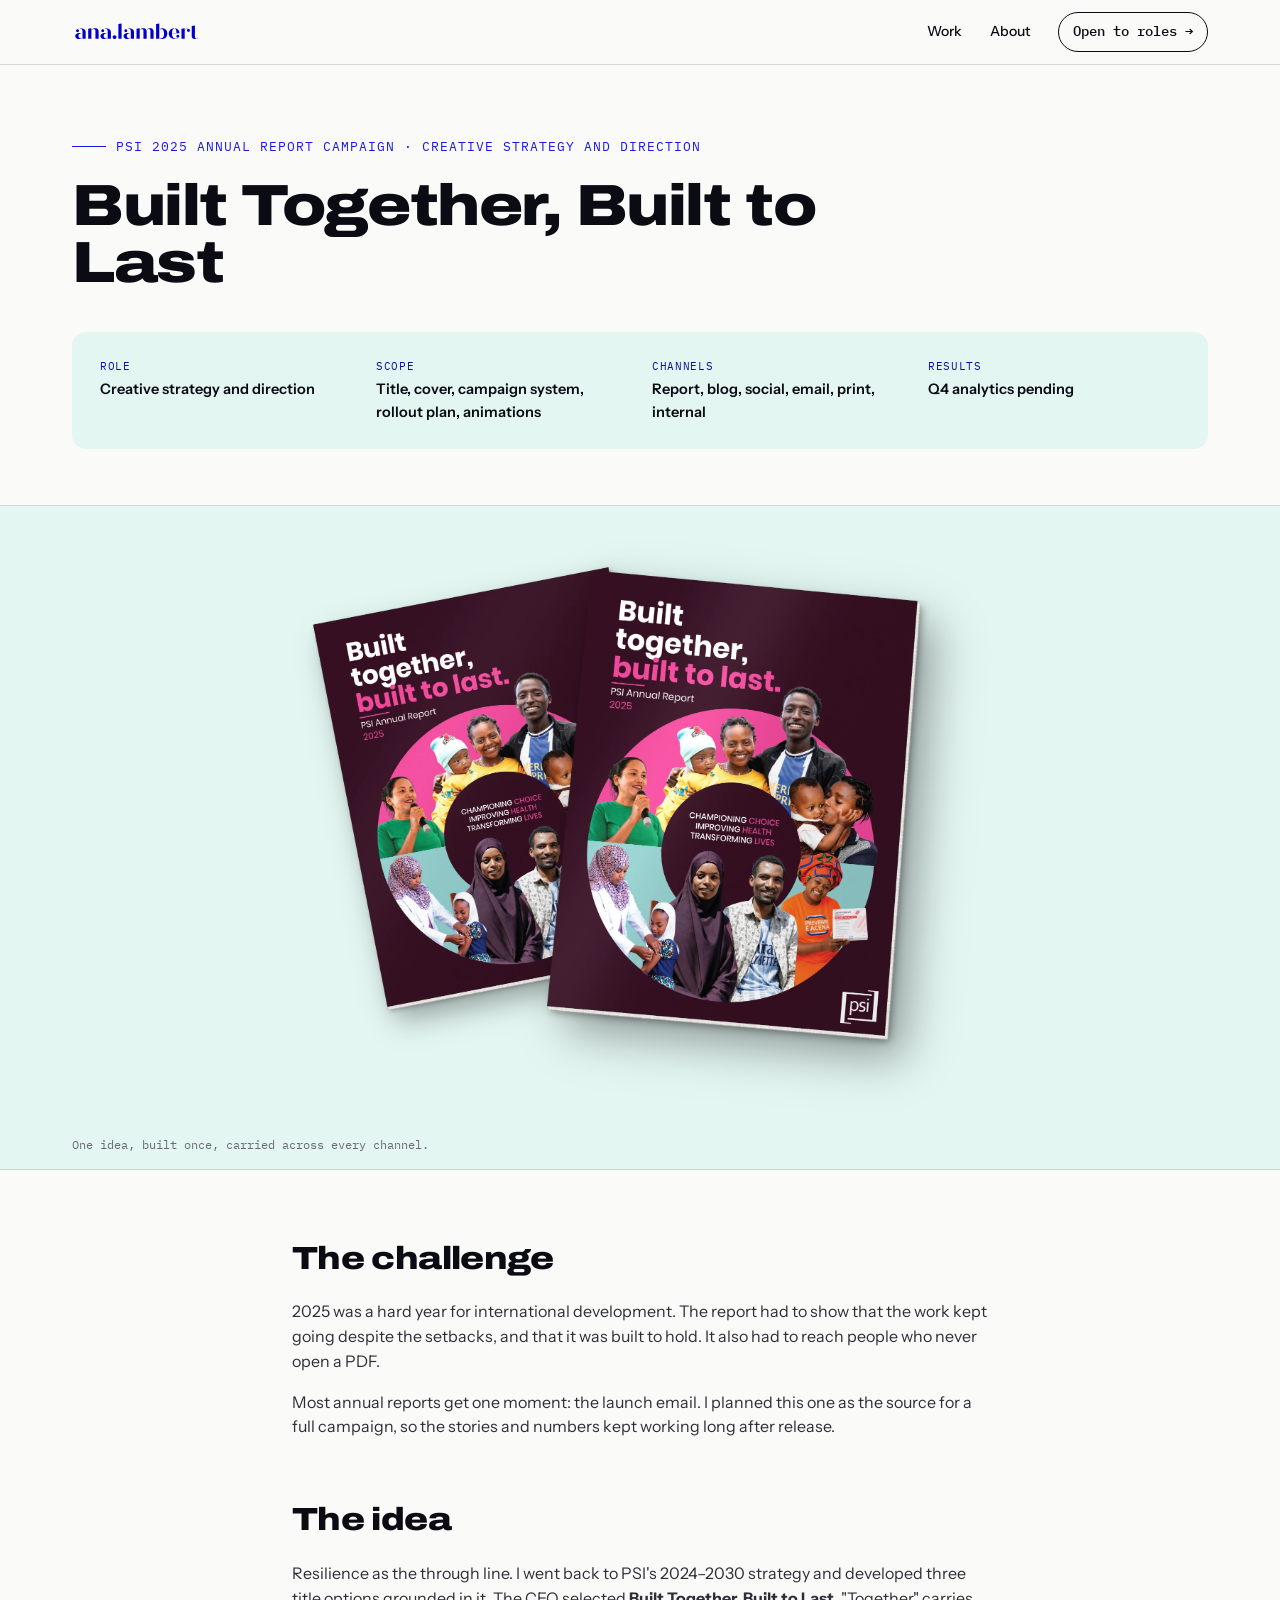
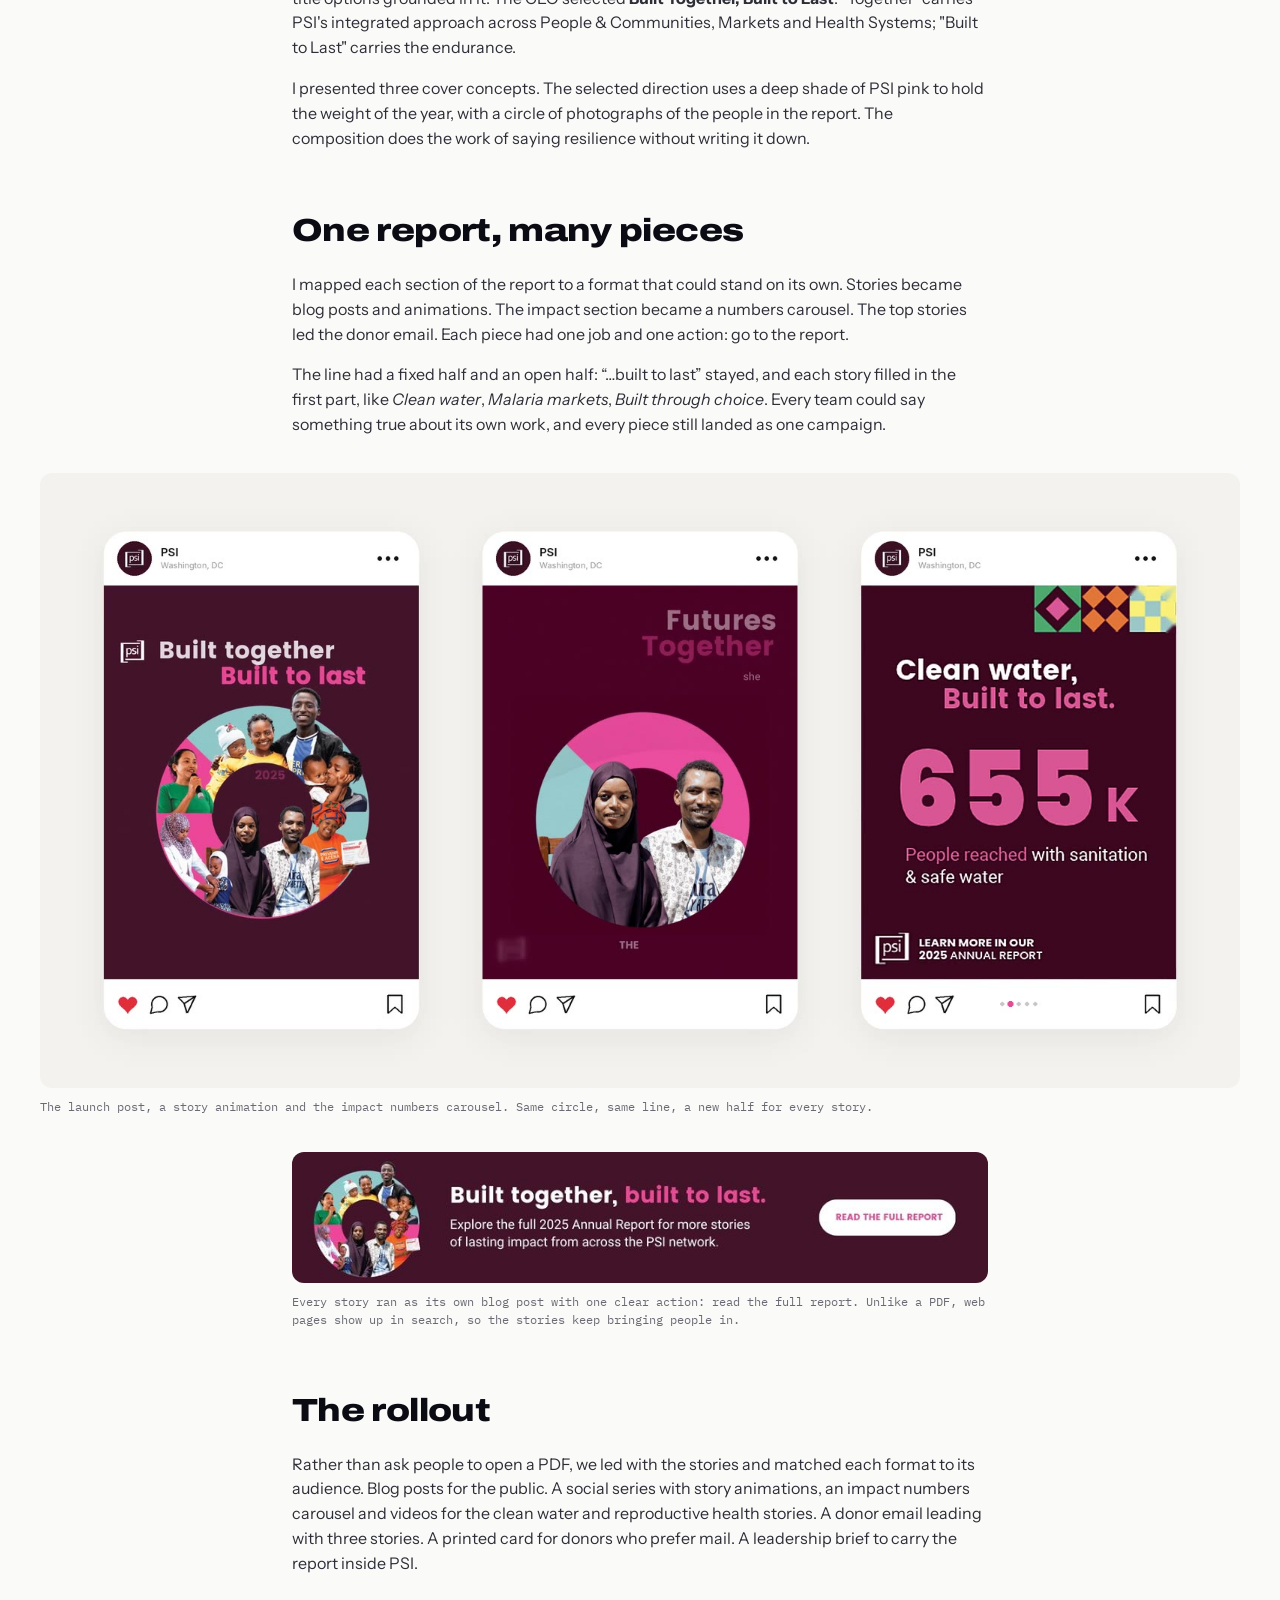
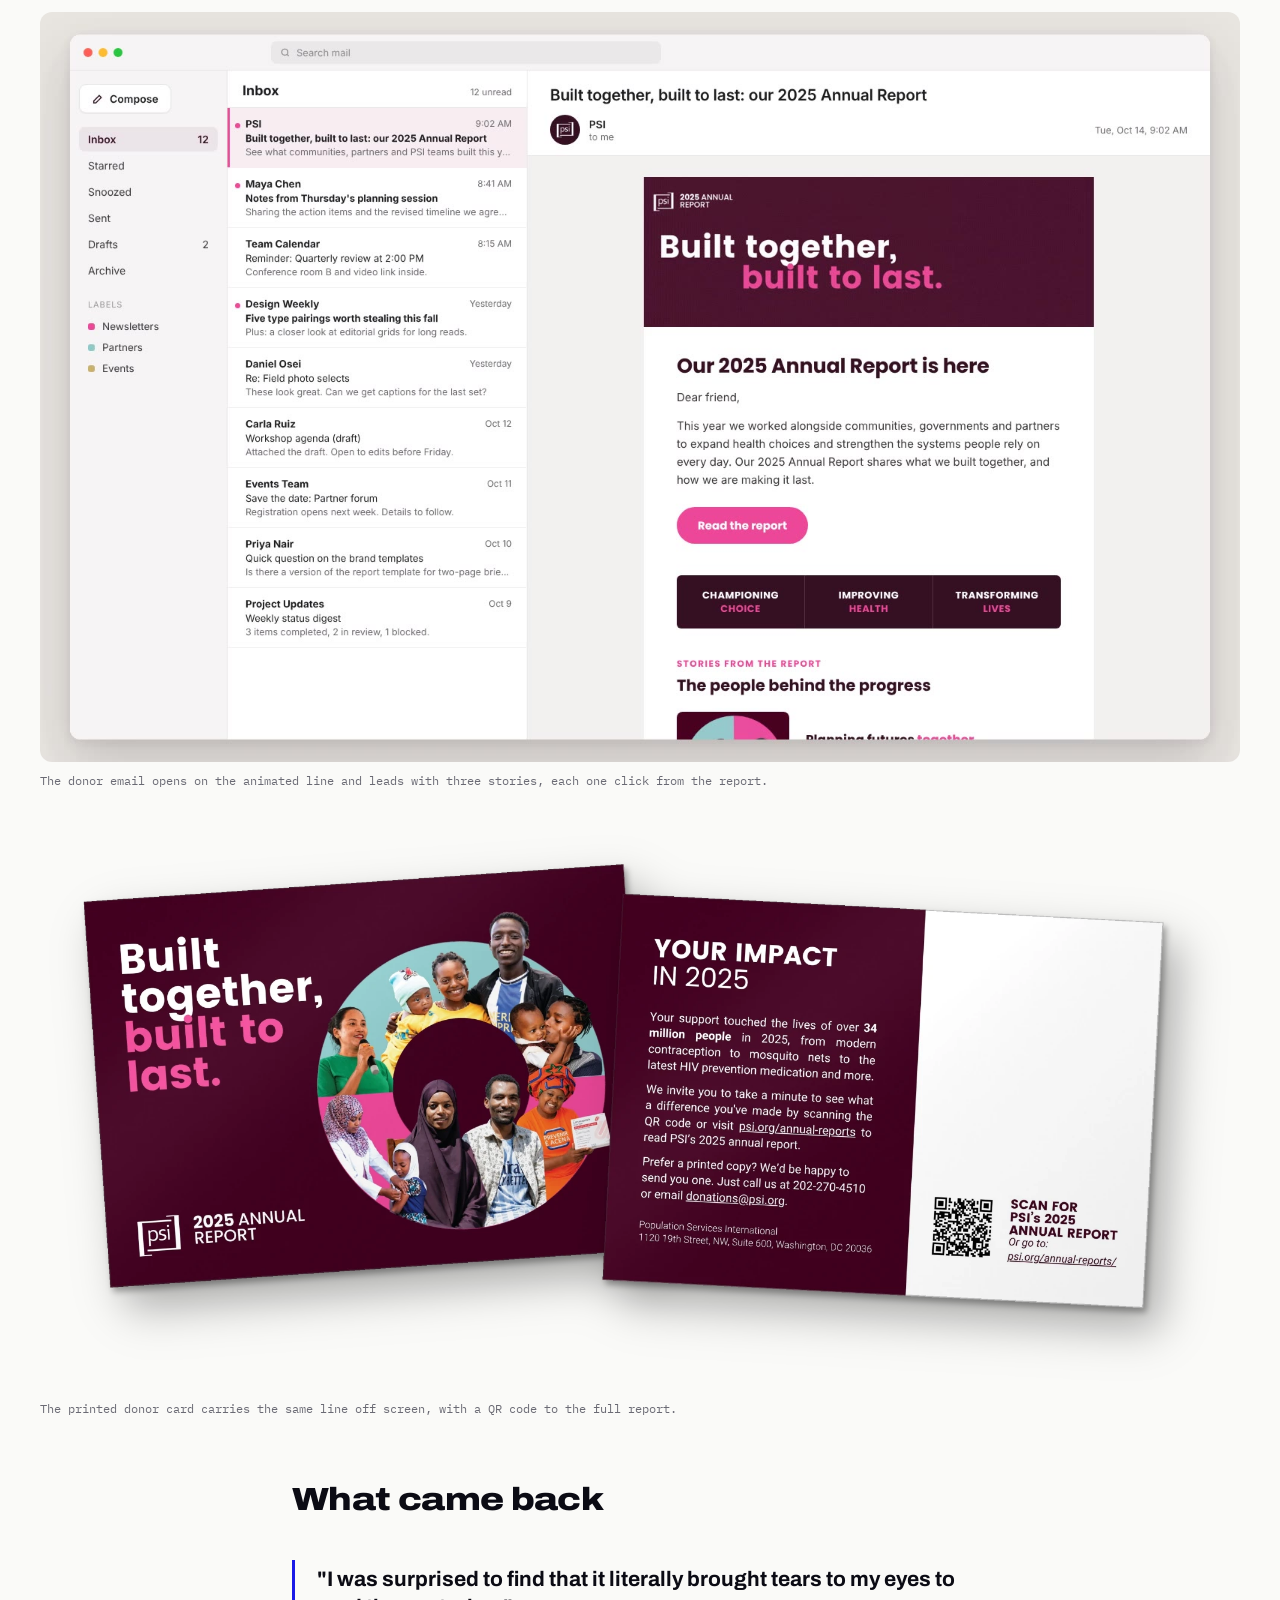
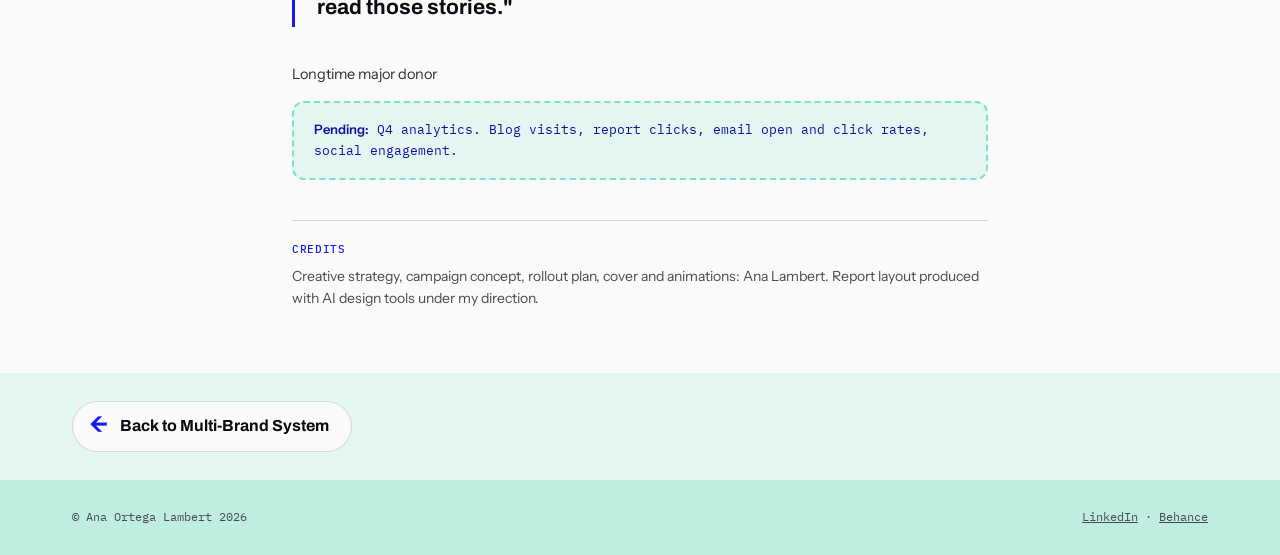
<file: work/campaign-annual-report.html>
<!DOCTYPE html>
<html lang="en">
<head>
<!-- Google tag (gtag.js) -->
<script async src="https://www.googletagmanager.com/gtag/js?id=G-0GX1BSZ0LX"></script>
<script>
  window.dataLayer = window.dataLayer || [];
  function gtag(){dataLayer.push(arguments);}
  gtag('js', new Date());
  gtag('config', 'G-0GX1BSZ0LX');
</script>
<meta charset="UTF-8">
<meta name="viewport" content="width=device-width, initial-scale=1.0">
<title>Built Together, Built to Last · Ana Ortega Lambert</title>
<meta name="description" content="PSI 2025 Annual Report campaign: title and cover concept, a circle-and-line system that flexed per story, and a rollout across blog, social, email, print, and internal channels.">
<link rel="preconnect" href="https://fonts.googleapis.com">
<link href="https://fonts.googleapis.com/css2?family=Archivo:wdth,wght@62..125,100..900&family=Instrument+Sans:wght@400;500;600&family=IBM+Plex+Mono:wght@400;500&display=swap" rel="stylesheet">
<link rel="icon" type="image/svg+xml" href="../images/favicon.svg">
<link rel="stylesheet" href="../css/style.css">
<link rel="stylesheet" href="../css/related.css">
<link rel="stylesheet" href="../css/case-media.css">
</head>
<body>

<nav><div class="wrap nav-in">
  <a class="logo" href="../index.html"><img src="../images/logo.svg" alt="ana.lambert" style="height:26px;display:block"></a>
  <button class="nav-toggle" aria-label="Open menu" aria-expanded="false" aria-controls="nav-links">
    <span></span><span></span><span></span>
  </button>
  <div class="nav-links" id="nav-links">
    <a href="../index.html#work">Work</a>
    <a href="../index.html#about">About</a>
    <a class="nav-cta" href="../index.html#contact">Open to roles →</a>
  </div>
</div></nav>

<header class="cs-hero" data-bg="#FAFAF8"><div class="wrap">
  <div class="kicker">PSI 2025 Annual Report campaign · Creative strategy and direction</div>
  <h1>Built Together, Built to Last</h1>
  <div class="cs-meta">
    <div><div class="k">Role</div><div class="v">Creative strategy and direction</div></div>
    <div><div class="k">Scope</div><div class="v">Title, cover, campaign system, rollout plan, animations</div></div>
    <div><div class="k">Channels</div><div class="v">Report, blog, social, email, print, internal</div></div>
    <div><div class="k">Results</div><div class="v">Q4 analytics pending</div></div>
  </div>
</div></header>

<figure class="csm-hero csm-hero--contain">
  <img src="../images/campaign-ar-hero.webp" width="2000" height="1645" alt="Printed PSI 2025 Annual Report, Built together, built to last, with a circle of photographs of the people in the report">
  <figcaption>One idea, built once, carried across every channel.</figcaption>
</figure>

<article class="cs-body">
  <h2>The challenge</h2>
  <p>2025 was a hard year for international development. The report had to show that the work kept going despite the setbacks, and that it was built to hold. It also had to reach people who never open a PDF.</p>
  <p>Most annual reports get one moment: the launch email. I planned this one as the source for a full campaign, so the stories and numbers kept working long after release.</p>

  <h2>The idea</h2>
  <p>Resilience as the through line. I went back to PSI's 2024–2030 strategy and developed three title options grounded in it. The CEO selected <b>Built Together, Built to Last</b>. "Together" carries PSI's integrated approach across People &amp; Communities, Markets and Health Systems; "Built to Last" carries the endurance.</p>
  <p>I presented three cover concepts. The selected direction uses a deep shade of PSI pink to hold the weight of the year, with a circle of photographs of the people in the report. The composition does the work of saying resilience without writing it down.</p>

  <h2>One report, many pieces</h2>
  <p>I mapped each section of the report to a format that could stand on its own. Stories became blog posts and animations. The impact section became a numbers carousel. The top stories led the donor email. Each piece had one job and one action: go to the report.</p>
  <p>The line had a fixed half and an open half: “…built to last” stayed, and each story filled in the first part, like <i>Clean water</i>, <i>Malaria markets</i>, <i>Built through choice</i>. Every team could say something true about its own work, and every piece still landed as one campaign.</p>

  <figure class="cs-fig full reveal">
    <video src="../video/campaign-ar-social.mp4" poster="../images/campaign-ar-social-poster.jpg" width="1600" height="820" autoplay muted loop playsinline aria-label="Social rollout: the launch post, story animations and impact numbers carousels"></video>
    <figcaption>The launch post, a story animation and the impact numbers carousel. Same circle, same line, a new half for every story.</figcaption>
  </figure>

  <figure class="cs-fig reveal">
    <img src="../images/campaign-ar-blog-cta.jpg" width="800" height="150" alt="Blog banner: Built together, built to last. Explore the full 2025 Annual Report, with a Read the full report button">
    <figcaption>Every story ran as its own blog post with one clear action: read the full report. Unlike a PDF, web pages show up in search, so the stories keep bringing people in.</figcaption>
  </figure>

  <h2>The rollout</h2>
  <p>Rather than ask people to open a PDF, we led with the stories and matched each format to its audience. Blog posts for the public. A social series with story animations, an impact numbers carousel and videos for the clean water and reproductive health stories. A donor email leading with three stories. A printed card for donors who prefer mail. A leadership brief to carry the report inside PSI.</p>

  <figure class="cs-fig full reveal">
    <video src="../video/campaign-ar-email.mp4" poster="../images/campaign-ar-email-poster.jpg" width="1600" height="1000" autoplay muted loop playsinline aria-label="Donor email scrolling in an inbox, from the animated header through three stories to the report link"></video>
    <figcaption>The donor email opens on the animated line and leads with three stories, each one click from the report.</figcaption>
  </figure>

  <figure class="cs-fig full reveal">
    <img src="../images/campaign-ar-postcard.webp" width="2000" height="940" alt="Printed donor card, front with the cover circle and back with Your impact in 2025 and a QR code to the report">
    <figcaption>The printed donor card carries the same line off screen, with a QR code to the full report.</figcaption>
  </figure>

  <h2>What came back</h2>
  <div class="pull reveal">"I was surprised to find that it literally brought tears to my eyes to read those stories."</div>
  <p class="result">Longtime major donor</p>

  <div class="cs-pending">
    <b>Pending:</b> Q4 analytics. Blog visits, report clicks, email open and click rates, social engagement.
  </div>

  <div class="csm-credits">
    <b>Credits</b>
    Creative strategy, campaign concept, rollout plan, cover and animations: Ana Lambert. Report layout produced with AI design tools under my direction.
  </div>
</article>

<div class="back-bs"><div class="wrap">
  <a href="brand-system.html"><span class="ar" aria-hidden="true">←</span>Back to Multi-Brand System</a>
</div></div>

<footer class="foot-mint"><div class="wrap foot-in">
  <span>© Ana Ortega Lambert 2026</span>
  <span><a href="https://www.linkedin.com/in/ana-ortega-lambert/" target="_blank" rel="noopener">LinkedIn</a> · <a href="https://behance.net/analambertdesign" target="_blank" rel="noopener">Behance</a></span>
</div></footer>

<script src="../js/motion.js" defer></script>
<script src="../js/related.js" defer></script>
</body>
</html>
</file>
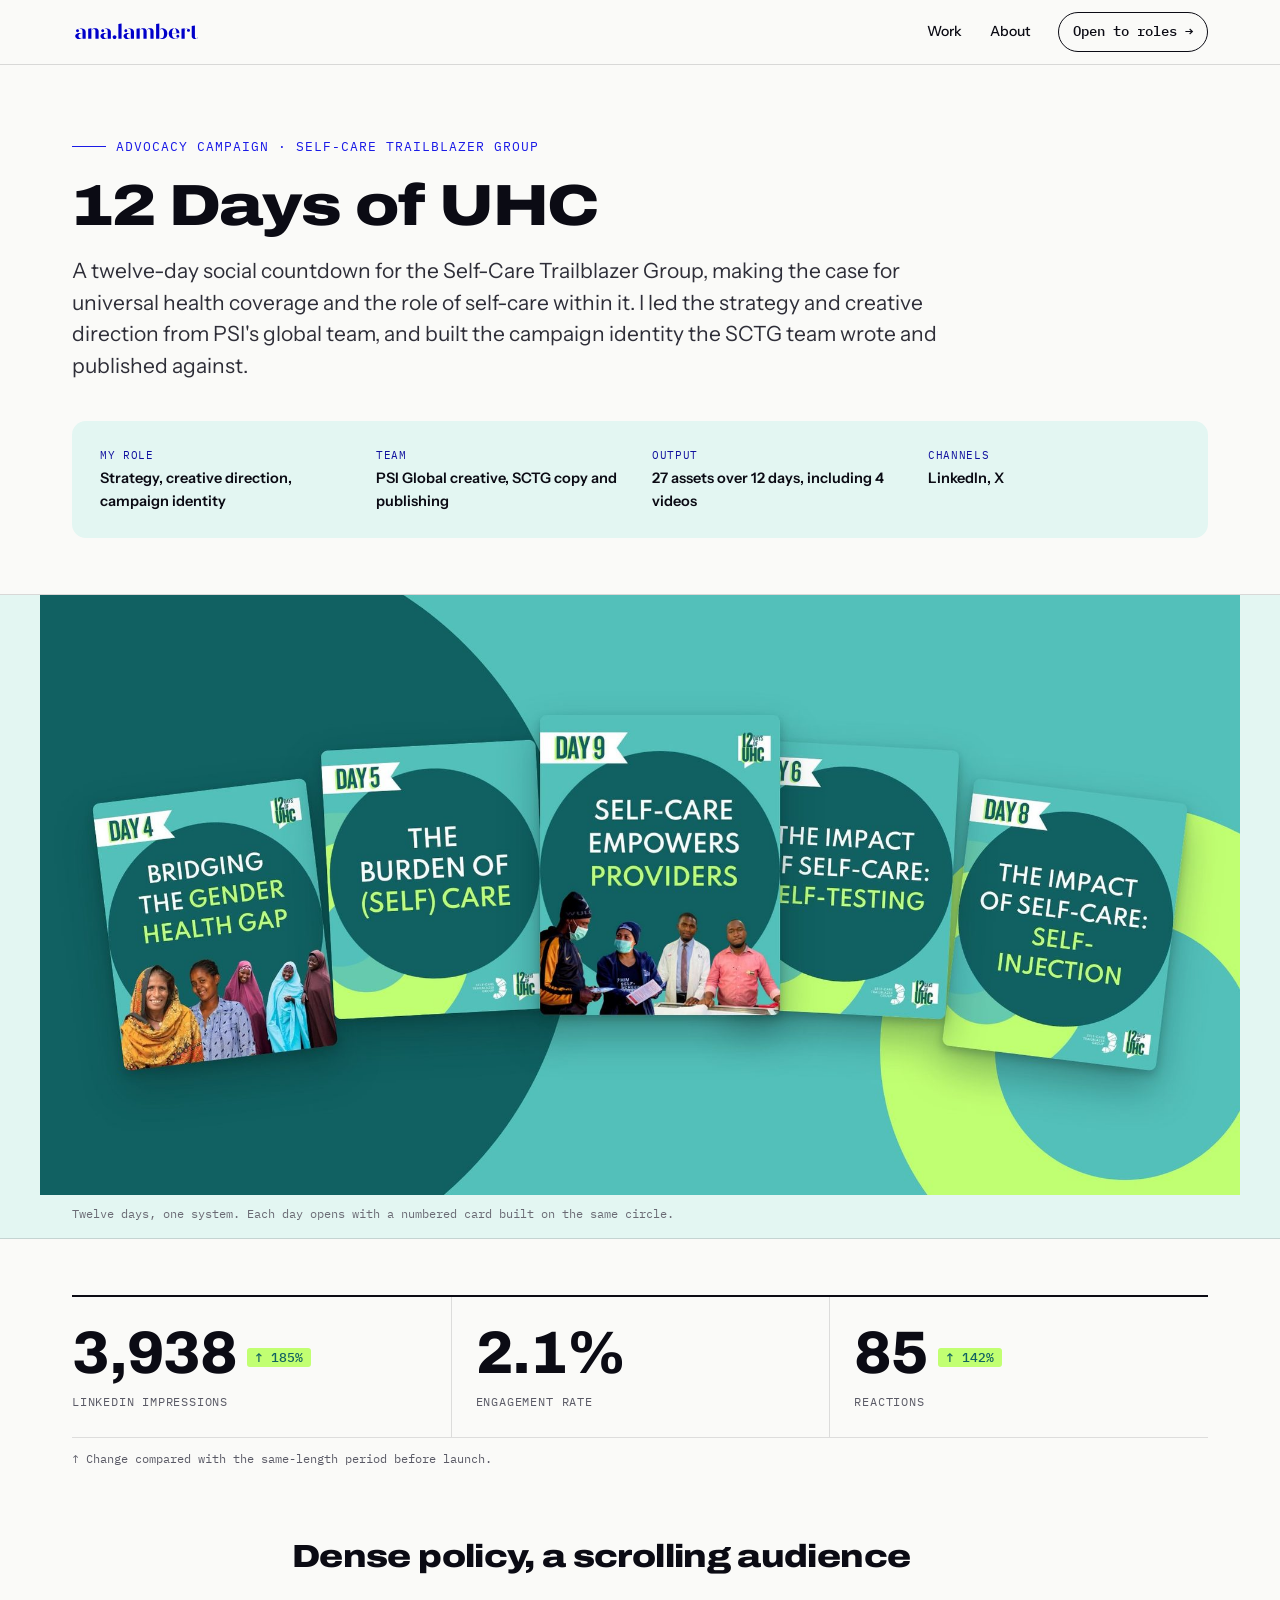
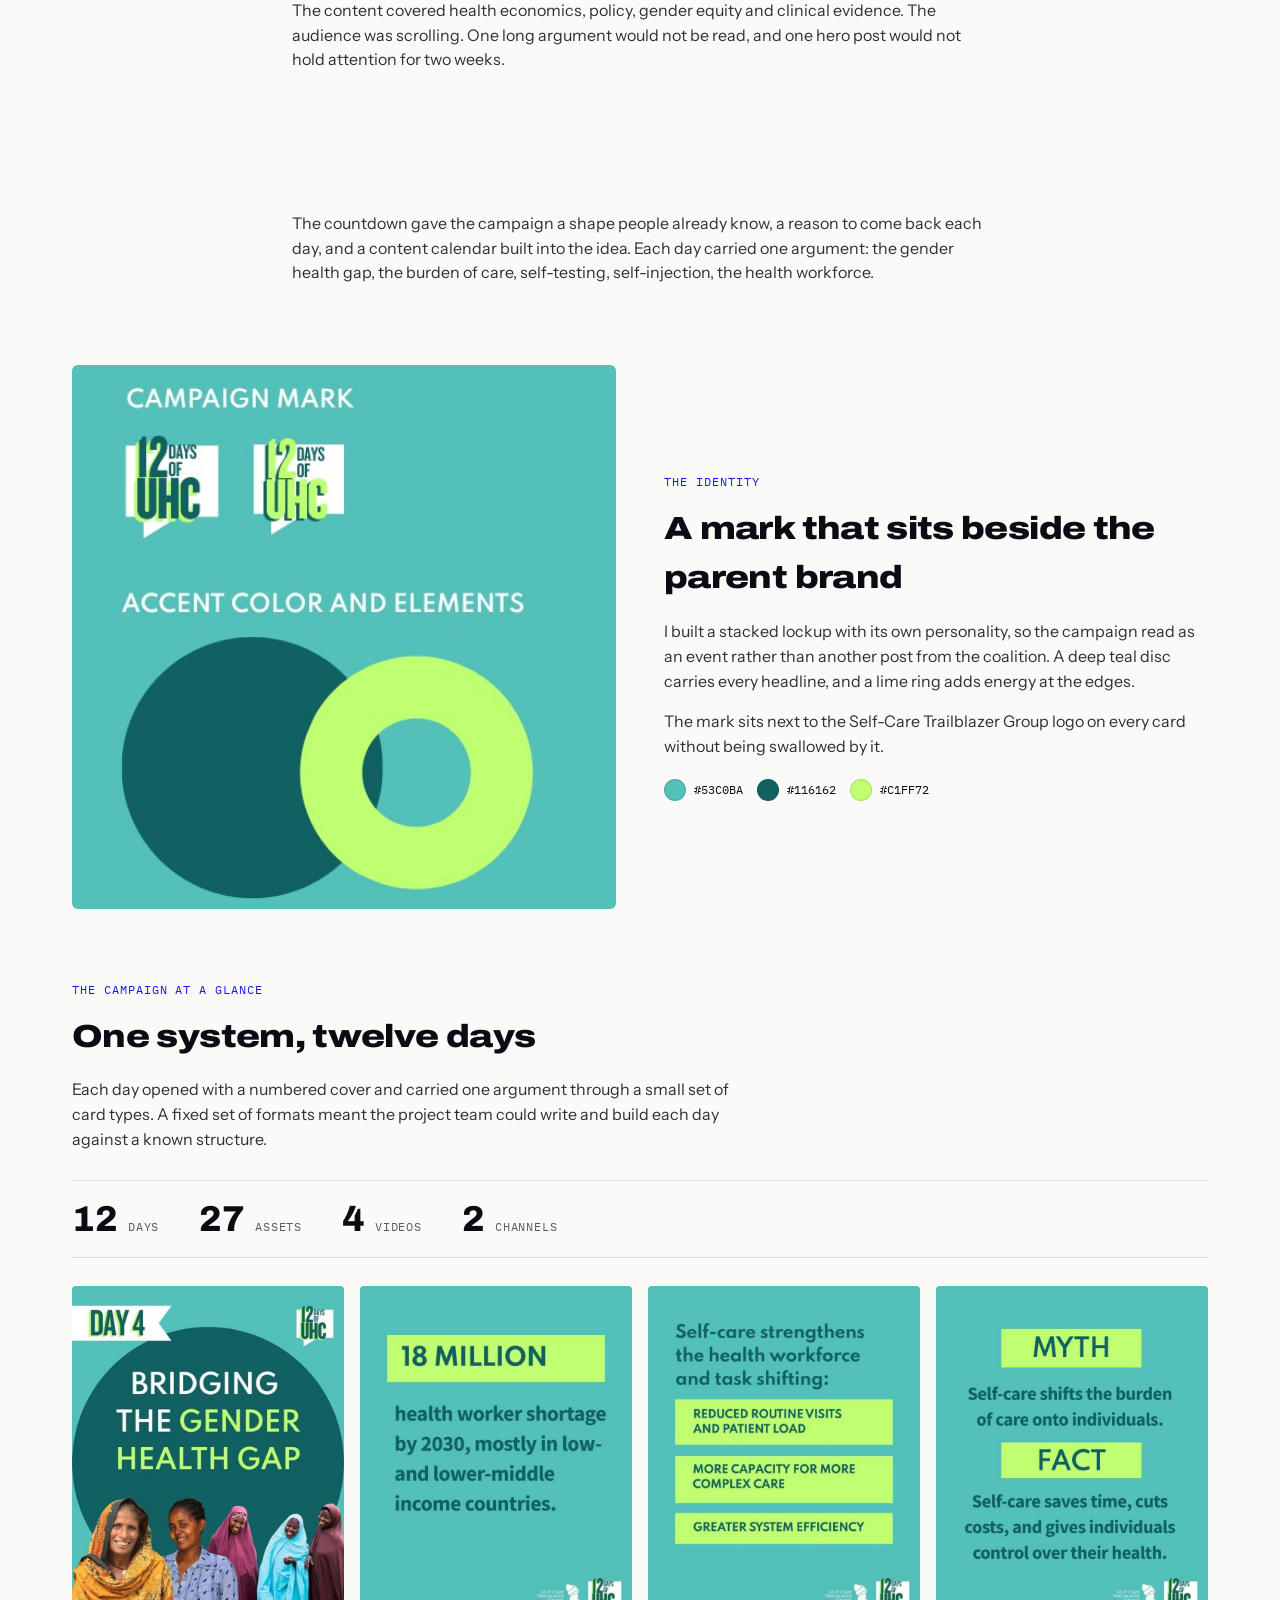
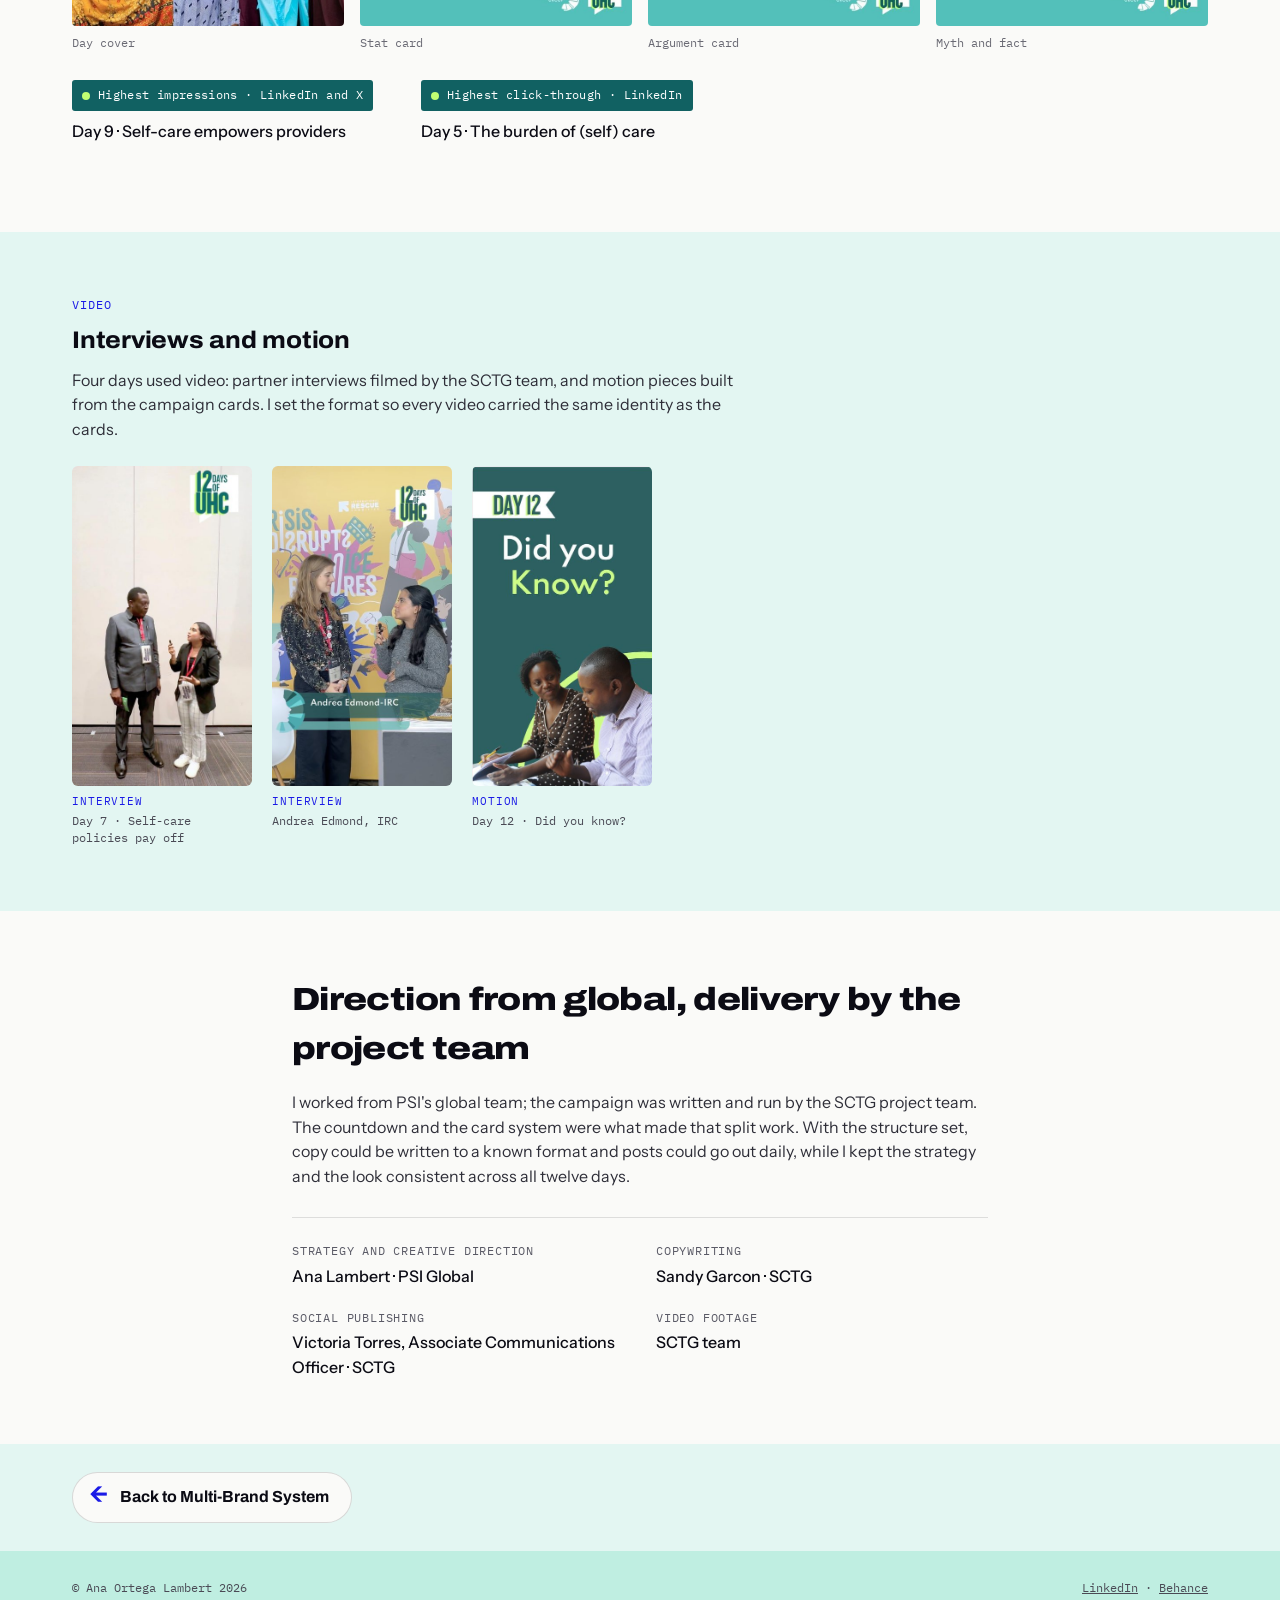
<file: work/campaign-uhc.html>
<!DOCTYPE html>
<html lang="en">
<head>
<!-- Google tag (gtag.js) -->
<script async src="https://www.googletagmanager.com/gtag/js?id=G-0GX1BSZ0LX"></script>
<script>
  window.dataLayer = window.dataLayer || [];
  function gtag(){dataLayer.push(arguments);}
  gtag('js', new Date());
  gtag('config', 'G-0GX1BSZ0LX');
</script>
<meta charset="UTF-8">
<meta name="viewport" content="width=device-width, initial-scale=1.0">
<title>12 Days of UHC · Ana Ortega Lambert</title>
<meta name="description" content="A twelve-day social countdown for the Self-Care Trailblazer Group making the case for universal health coverage. Strategy, creative direction and campaign identity led from PSI Global.">
<link rel="preconnect" href="https://fonts.googleapis.com">
<link href="https://fonts.googleapis.com/css2?family=Archivo:wdth,wght@62..125,100..900&family=Instrument+Sans:wght@400;500;600&family=IBM+Plex+Mono:wght@400;500&display=swap" rel="stylesheet">
<link rel="icon" type="image/svg+xml" href="../images/favicon.svg">
<link rel="stylesheet" href="../css/style.css">
<link rel="stylesheet" href="../css/related.css">
<link rel="stylesheet" href="../css/case-media.css">
<link rel="stylesheet" href="../css/uhc.css">
</head>
<body class="uhc-page">

<nav><div class="wrap nav-in">
  <a class="logo" href="../index.html"><img src="../images/logo.svg" alt="ana.lambert" style="height:26px;display:block"></a>
  <button class="nav-toggle" aria-label="Open menu" aria-expanded="false" aria-controls="nav-links">
    <span></span><span></span><span></span>
  </button>
  <div class="nav-links" id="nav-links">
    <a href="../index.html#work">Work</a>
    <a href="../index.html#about">About</a>
    <a class="nav-cta" href="../index.html#contact">Open to roles →</a>
  </div>
</div></nav>

<header class="cs-hero" data-bg="#FAFAF8"><div class="wrap">
  <div class="kicker">Advocacy campaign · Self-Care Trailblazer Group</div>
  <h1>12 Days of UHC</h1>
  <p class="uhc-lede">A twelve-day social countdown for the Self-Care Trailblazer Group, making the case for universal health coverage and the role of self-care within it. I led the strategy and creative direction from PSI's global team, and built the campaign identity the SCTG team wrote and published against.</p>
  <div class="cs-meta">
    <div><div class="k">My role</div><div class="v">Strategy, creative direction, campaign identity</div></div>
    <div><div class="k">Team</div><div class="v">PSI Global creative, SCTG copy and publishing</div></div>
    <div><div class="k">Output</div><div class="v">27 assets over 12 days, including 4 videos</div></div>
    <div><div class="k">Channels</div><div class="v">LinkedIn, X</div></div>
  </div>
</div></header>

<figure class="csm-hero uhc-cover">
  <img src="../images/campaign-uhc-hero.jpg" alt="Five 12 Days of UHC day cards fanned across the campaign's teal, deep teal and lime elements">
  <figcaption>Twelve days, one system. Each day opens with a numbered card built on the same circle.</figcaption>
</figure>

<div class="wrap">
  <div class="uhc-results">
    <div class="uhc-stat"><div class="uhc-num">3,938<span class="uhc-delta">↑ 185%</span></div><div class="uhc-k">LinkedIn impressions</div></div>
    <div class="uhc-stat"><div class="uhc-num">2.1%</div><div class="uhc-k">Engagement rate</div></div>
    <div class="uhc-stat"><div class="uhc-num">85<span class="uhc-delta">↑ 142%</span></div><div class="uhc-k">Reactions</div></div>
  </div>
  <p class="uhc-note">↑ Change compared with the same-length period before launch.</p>
</div>

<article class="cs-body">
  <h2>Dense policy, a scrolling audience</h2>
  <p>The content covered health economics, policy, gender equity and clinical evidence. The audience was scrolling. One long argument would not be read, and one hero post would not hold attention for two weeks.</p>
  <div class="pull reveal">A countdown turns a dense argument into a sequence, and a sequence is something people can follow.</div>
  <p>The countdown gave the campaign a shape people already know, a reason to come back each day, and a content calendar built into the idea. Each day carried one argument: the gender health gap, the burden of care, self-testing, self-injection, the health workforce.</p>
</article>

<section class="wrap">
  <div class="uhc-ident reveal">
    <img src="../images/campaign-uhc-brand.jpg" alt="12 Days of UHC campaign mark in two colorways, with the deep teal disc and lime ring accent elements">
    <div>
      <div class="uhc-label">The identity</div>
      <h2>A mark that sits beside the parent brand</h2>
      <p>I built a stacked lockup with its own personality, so the campaign read as an event rather than another post from the coalition. A deep teal disc carries every headline, and a lime ring adds energy at the edges.</p>
      <p>The mark sits next to the Self-Care Trailblazer Group logo on every card without being swallowed by it.</p>
      <div class="uhc-swatches">
        <span class="uhc-sw"><i style="background:var(--uhc-teal)"></i>#53C0BA</span>
        <span class="uhc-sw"><i style="background:var(--uhc-deep)"></i>#116162</span>
        <span class="uhc-sw"><i style="background:var(--uhc-lime)"></i>#C1FF72</span>
      </div>
    </div>
  </div>
</section>

<section class="wrap uhc-sec">
  <div class="uhc-label">The campaign at a glance</div>
  <h2>One system, twelve days</h2>
  <p>Each day opened with a numbered cover and carried one argument through a small set of card types. A fixed set of formats meant the project team could write and build each day against a known structure.</p>
  <div class="uhc-glance">
    <div><b>12</b><span class="uhc-k">Days</span></div>
    <div><b>27</b><span class="uhc-k">Assets</span></div>
    <div><b>4</b><span class="uhc-k">Videos</span></div>
    <div><b>2</b><span class="uhc-k">Channels</span></div>
  </div>
  <div class="uhc-types reveal">
    <figure><img src="../images/campaign-uhc-day4.jpg" alt="Day 4 cover: Bridging the gender health gap" loading="lazy"><figcaption>Day cover</figcaption></figure>
    <figure><img src="../images/campaign-uhc-stat.jpg" alt="Stat card: 18 million health worker shortage by 2030" loading="lazy"><figcaption>Stat card</figcaption></figure>
    <figure><img src="../images/campaign-uhc-argument.jpg" alt="Argument card: self-care strengthens the health workforce" loading="lazy"><figcaption>Argument card</figcaption></figure>
    <figure><img src="../images/campaign-uhc-mythfact.jpg" alt="Myth and fact card on the burden of self-care" loading="lazy"><figcaption>Myth and fact</figcaption></figure>
  </div>
  <div class="uhc-tops">
    <div><span class="uhc-badge">Highest impressions · LinkedIn and X</span><p>Day 9 · Self-care empowers providers</p></div>
    <div><span class="uhc-badge">Highest click-through · LinkedIn</span><p>Day 5 · The burden of (self) care</p></div>
  </div>
</section>

<section class="uhc-vband"><div class="wrap">
  <div class="uhc-label">Video</div>
  <h3>Interviews and motion</h3>
  <p>Four days used video: partner interviews filmed by the SCTG team, and motion pieces built from the campaign cards. I set the format so every video carried the same identity as the cards.</p>
  <div class="uhc-vids">
    <figure><img src="../images/campaign-uhc-video-day7.jpg" alt="Interview video still with the 12 Days of UHC mark" loading="lazy"><figcaption><span class="uhc-vt">Interview</span>Day 7 · Self-care policies pay off</figcaption></figure>
    <figure><img src="../images/campaign-uhc-video-irc.jpg" alt="Interview with Andrea Edmond of the International Rescue Committee" loading="lazy"><figcaption><span class="uhc-vt">Interview</span>Andrea Edmond, IRC</figcaption></figure>
    <figure><img src="../images/campaign-uhc-video-day12.jpg" alt="Day 12 motion piece: Did you know?" loading="lazy"><figcaption><span class="uhc-vt">Motion</span>Day 12 · Did you know?</figcaption></figure>
  </div>
</div></section>

<article class="cs-body">
  <h2>Direction from global, delivery by the project team</h2>
  <p>I worked from PSI's global team; the campaign was written and run by the SCTG project team. The countdown and the card system were what made that split work. With the structure set, copy could be written to a known format and posts could go out daily, while I kept the strategy and the look consistent across all twelve days.</p>
  <div class="uhc-team">
    <div><div class="uhc-k">Strategy and creative direction</div><div class="v">Ana Lambert · PSI Global</div></div>
    <div><div class="uhc-k">Copywriting</div><div class="v">Sandy Garcon · SCTG</div></div>
    <div><div class="uhc-k">Social publishing</div><div class="v">Victoria Torres, Associate Communications Officer · SCTG</div></div>
    <div><div class="uhc-k">Video footage</div><div class="v">SCTG team</div></div>
  </div>
</article>

<div class="back-bs"><div class="wrap">
  <a href="brand-system.html"><span class="ar" aria-hidden="true">←</span>Back to Multi-Brand System</a>
</div></div>

<footer class="foot-mint"><div class="wrap foot-in">
  <span>© Ana Ortega Lambert 2026</span>
  <span><a href="https://www.linkedin.com/in/ana-ortega-lambert/" target="_blank" rel="noopener">LinkedIn</a> · <a href="https://behance.net/analambertdesign" target="_blank" rel="noopener">Behance</a></span>
</div></footer>

<script src="../js/motion.js" defer></script>
<script src="../js/related.js" defer></script>
</body>
</html>
</file>
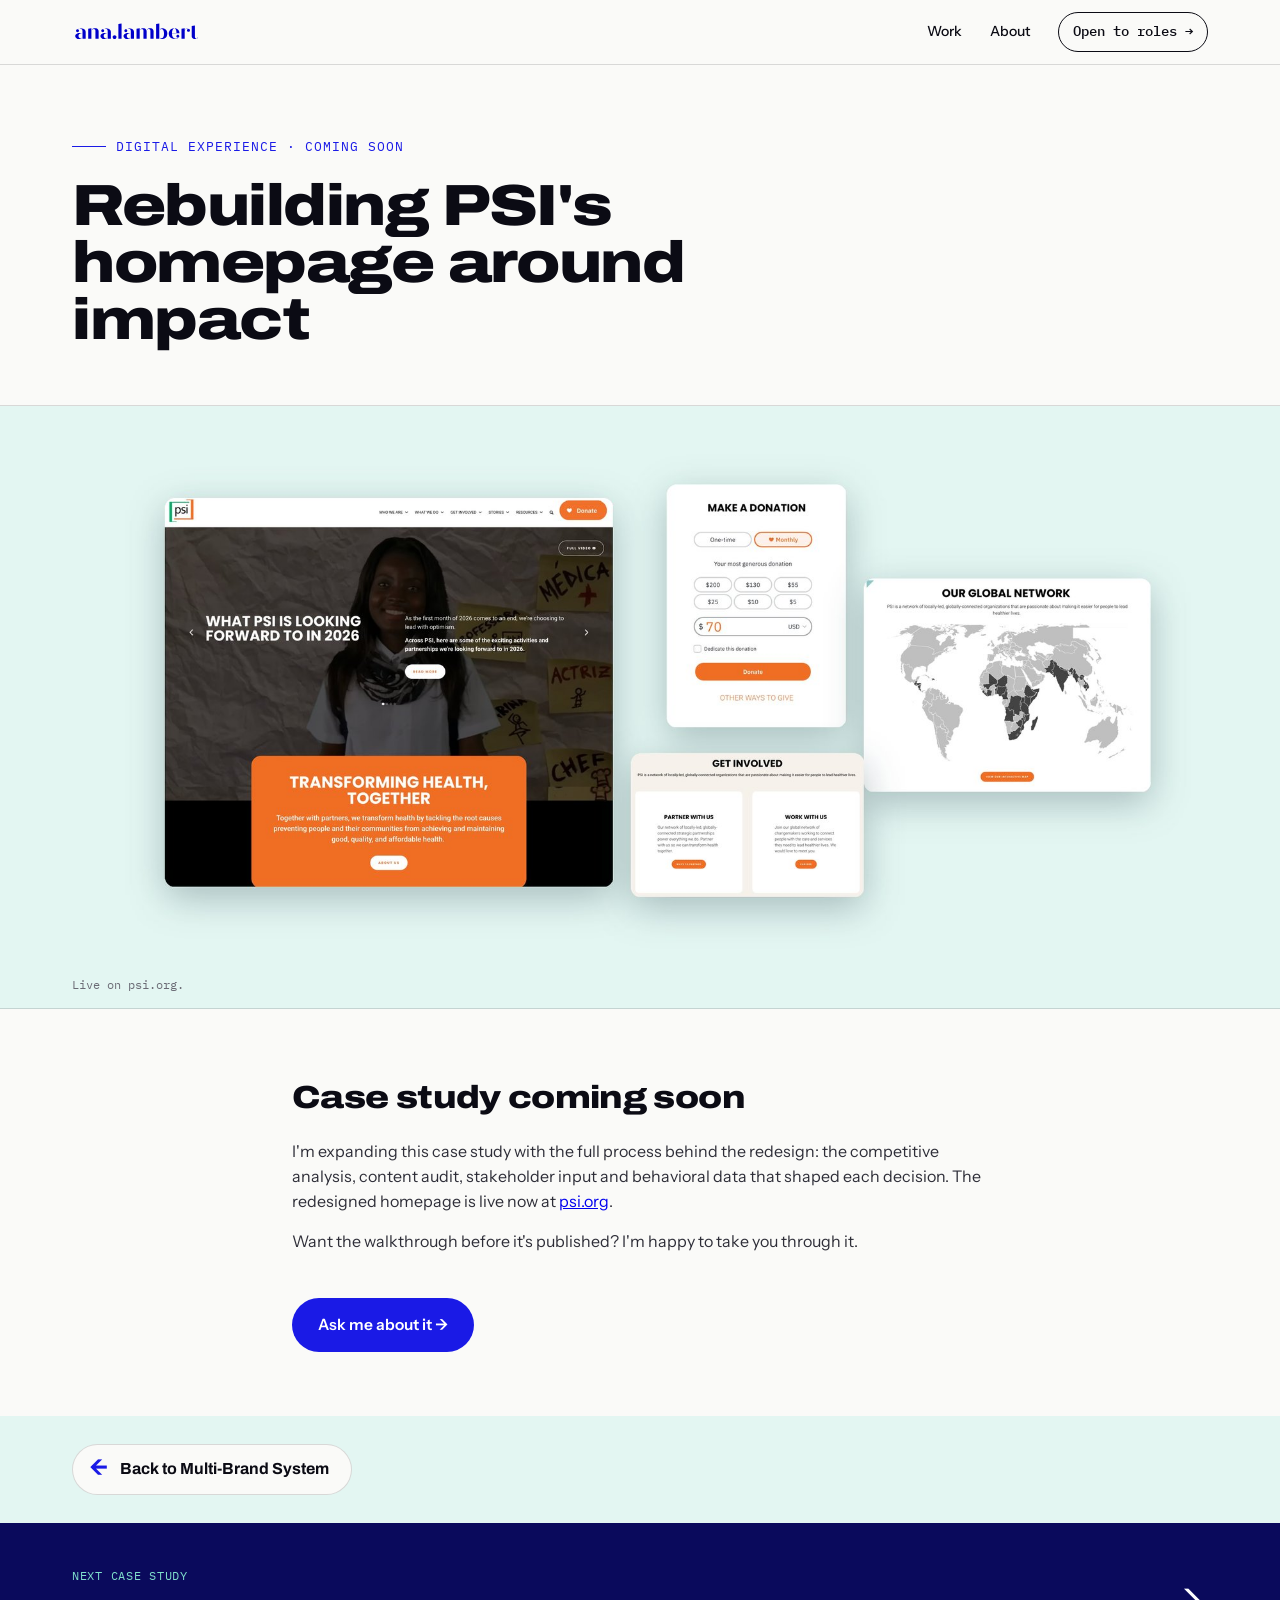
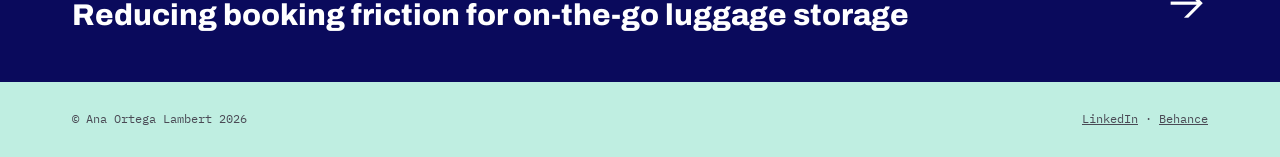
<file: work/psi-homepage.html>
<!DOCTYPE html>
<html lang="en">
<head>
<!-- Google tag (gtag.js) -->
<script async src="https://www.googletagmanager.com/gtag/js?id=G-0GX1BSZ0LX"></script>
<script>
  window.dataLayer = window.dataLayer || [];
  function gtag(){dataLayer.push(arguments);}
  gtag('js', new Date());
  gtag('config', 'G-0GX1BSZ0LX');
</script>
<meta charset="UTF-8">
<meta name="robots" content="noindex">
<meta name="viewport" content="width=device-width, initial-scale=1.0">
<title>PSI Homepage Redesign · Ana Ortega Lambert</title>
<meta name="description" content="Rebuilding PSI's homepage around impact: a behavioral audit, an editorial hero that replaced an uncontrolled carousel, and clear paths for donors, partners and job seekers.">
<link rel="preconnect" href="https://fonts.googleapis.com">
<link href="https://fonts.googleapis.com/css2?family=Archivo:wdth,wght@62..125,100..900&family=Instrument+Sans:wght@400;500;600&family=IBM+Plex+Mono:wght@400;500&display=swap" rel="stylesheet">
<link rel="icon" type="image/svg+xml" href="../images/favicon.svg">
<link rel="stylesheet" href="../css/style.css">
<link rel="stylesheet" href="../css/case-media.css">
</head>
<body>

<nav><div class="wrap nav-in">
  <a class="logo" href="../index.html"><img src="../images/logo.svg" alt="ana.lambert" style="height:26px;display:block"></a>
  <button class="nav-toggle" aria-label="Open menu" aria-expanded="false" aria-controls="nav-links">
    <span></span><span></span><span></span>
  </button>
  <div class="nav-links" id="nav-links">
    <a href="../index.html#work">Work</a>
    <a href="../index.html#about">About</a>
    <a class="nav-cta" href="../index.html#contact">Open to roles →</a>
  </div>
</div></nav>

<header class="cs-hero" data-bg="#FAFAF8"><div class="wrap">
  <div class="kicker">Digital experience · Coming soon</div>
  <h1>Rebuilding PSI's homepage around impact</h1>
</div></header>

<figure class="csm-hero">
  <img src="../images/homepage-cover.jpg" alt="Sections of the redesigned PSI homepage: editorial hero, donation widget, global network map and Get Involved paths">
  <figcaption>Live on psi.org.</figcaption>
</figure>

<article class="cs-body">
  <h2>Case study coming soon</h2>
  <p>I'm expanding this case study with the full process behind the redesign: the competitive analysis, content audit, stakeholder input and behavioral data that shaped each decision. The redesigned homepage is live now at <a href="https://www.psi.org" target="_blank" rel="noopener">psi.org</a>.</p>
  <p>Want the walkthrough before it's published? I'm happy to take you through it.</p>
  <a class="cta-btn" href="mailto:analinet.ortega@gmail.com">Ask me about it →</a>
</article>

<div class="back-bs"><div class="wrap">
  <a href="brand-system.html"><span class="ar" aria-hidden="true">←</span>Back to Multi-Brand System</a>
</div></div>

<a class="next" href="safebag-app.html"><div class="wrap">
  <div><div class="k">Next case study</div><div class="t">Reducing booking friction for on-the-go luggage storage</div></div>
  <div class="k">→</div>
</div></a>

<footer class="foot-mint"><div class="wrap foot-in">
  <span>© Ana Ortega Lambert 2026</span>
  <span><a href="https://www.linkedin.com/in/ana-ortega-lambert/" target="_blank" rel="noopener">LinkedIn</a> · <a href="https://behance.net/analambertdesign" target="_blank" rel="noopener">Behance</a></span>
</div></footer>

<script src="../js/motion.js" defer></script>
</body>
</html>
</file>
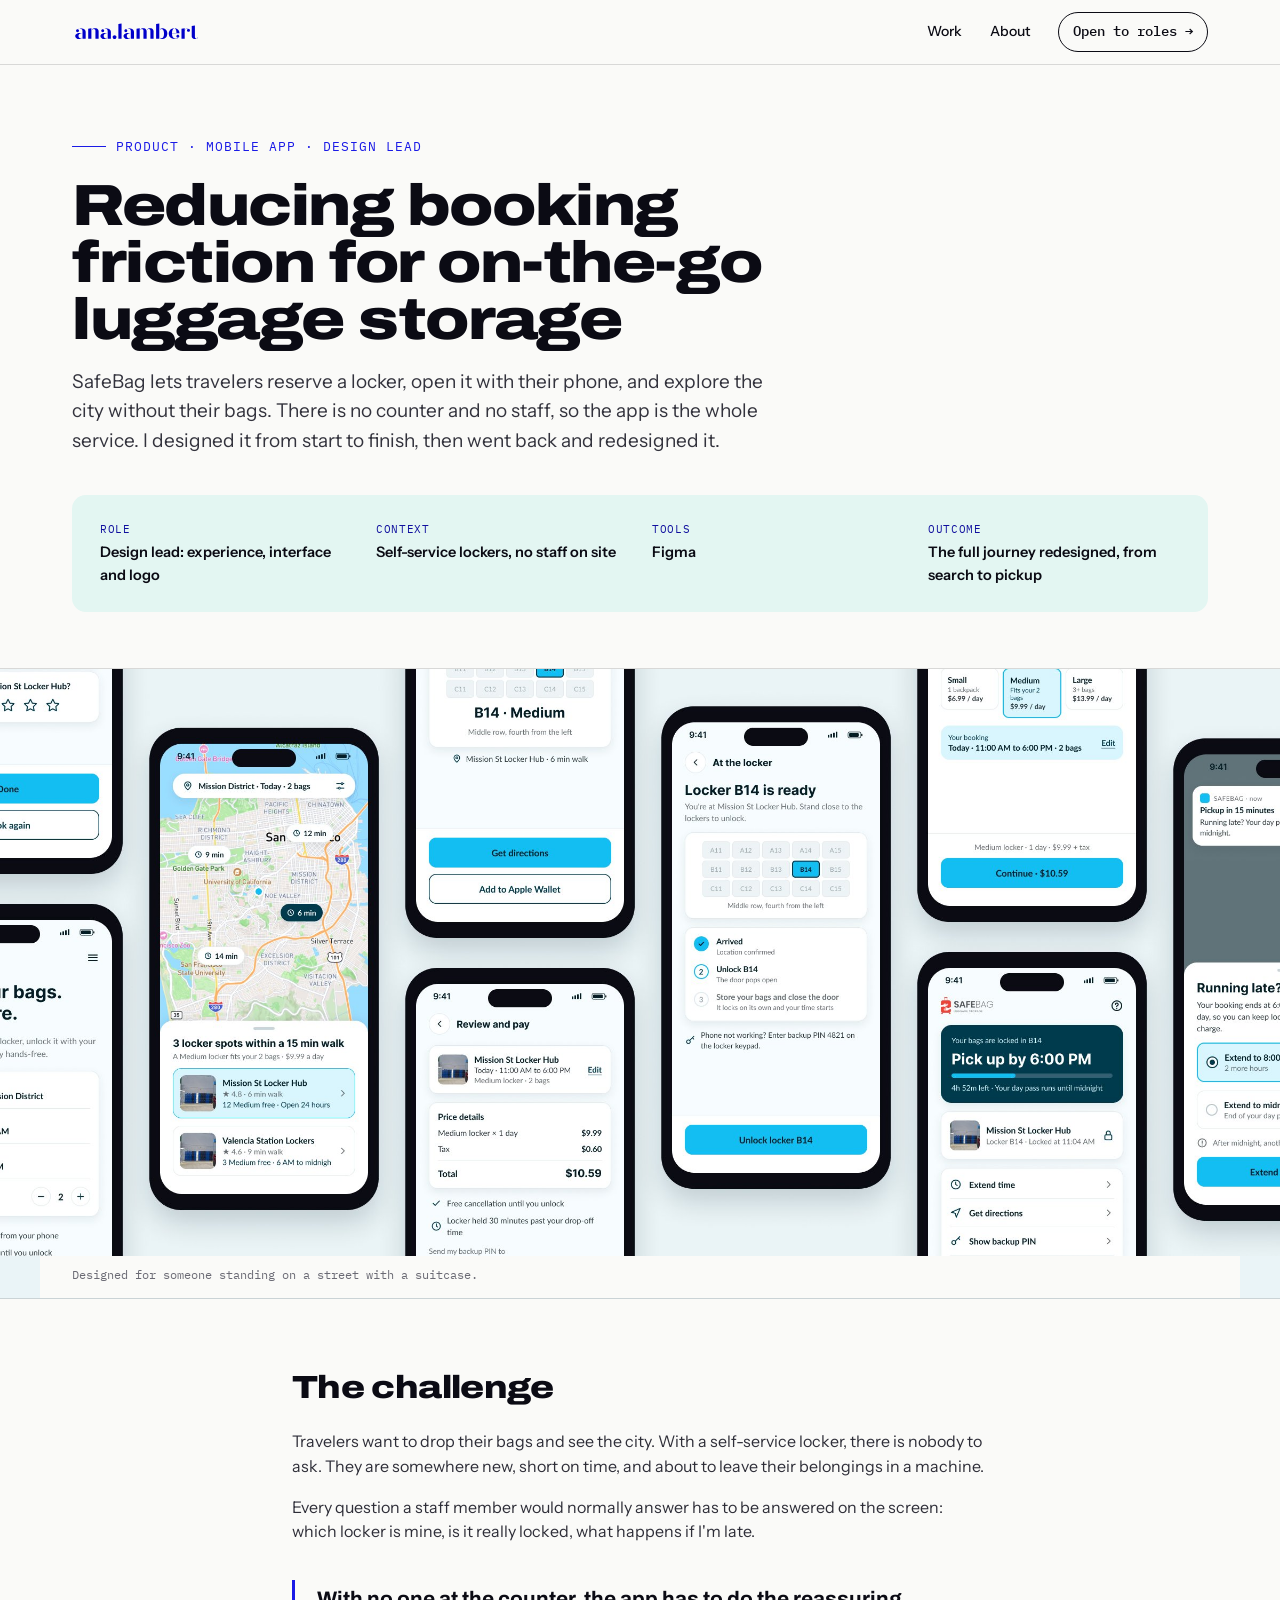
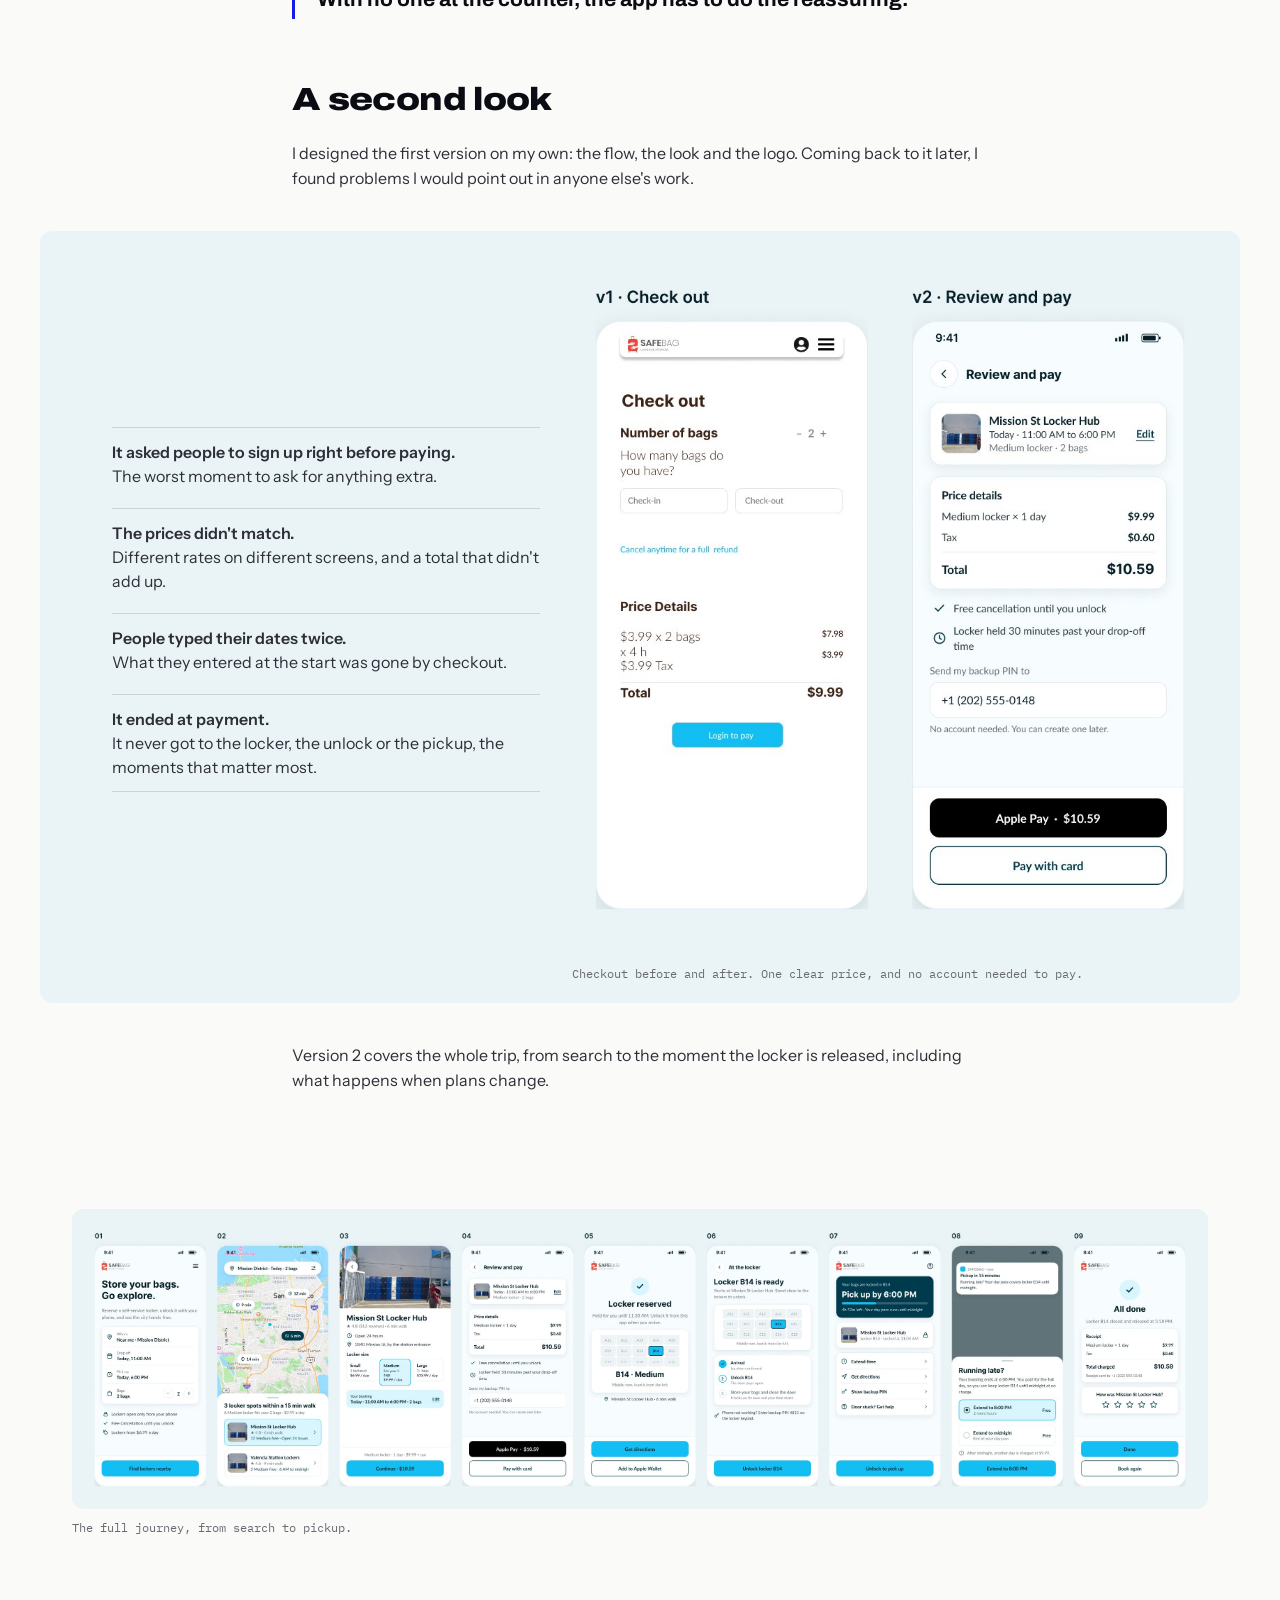
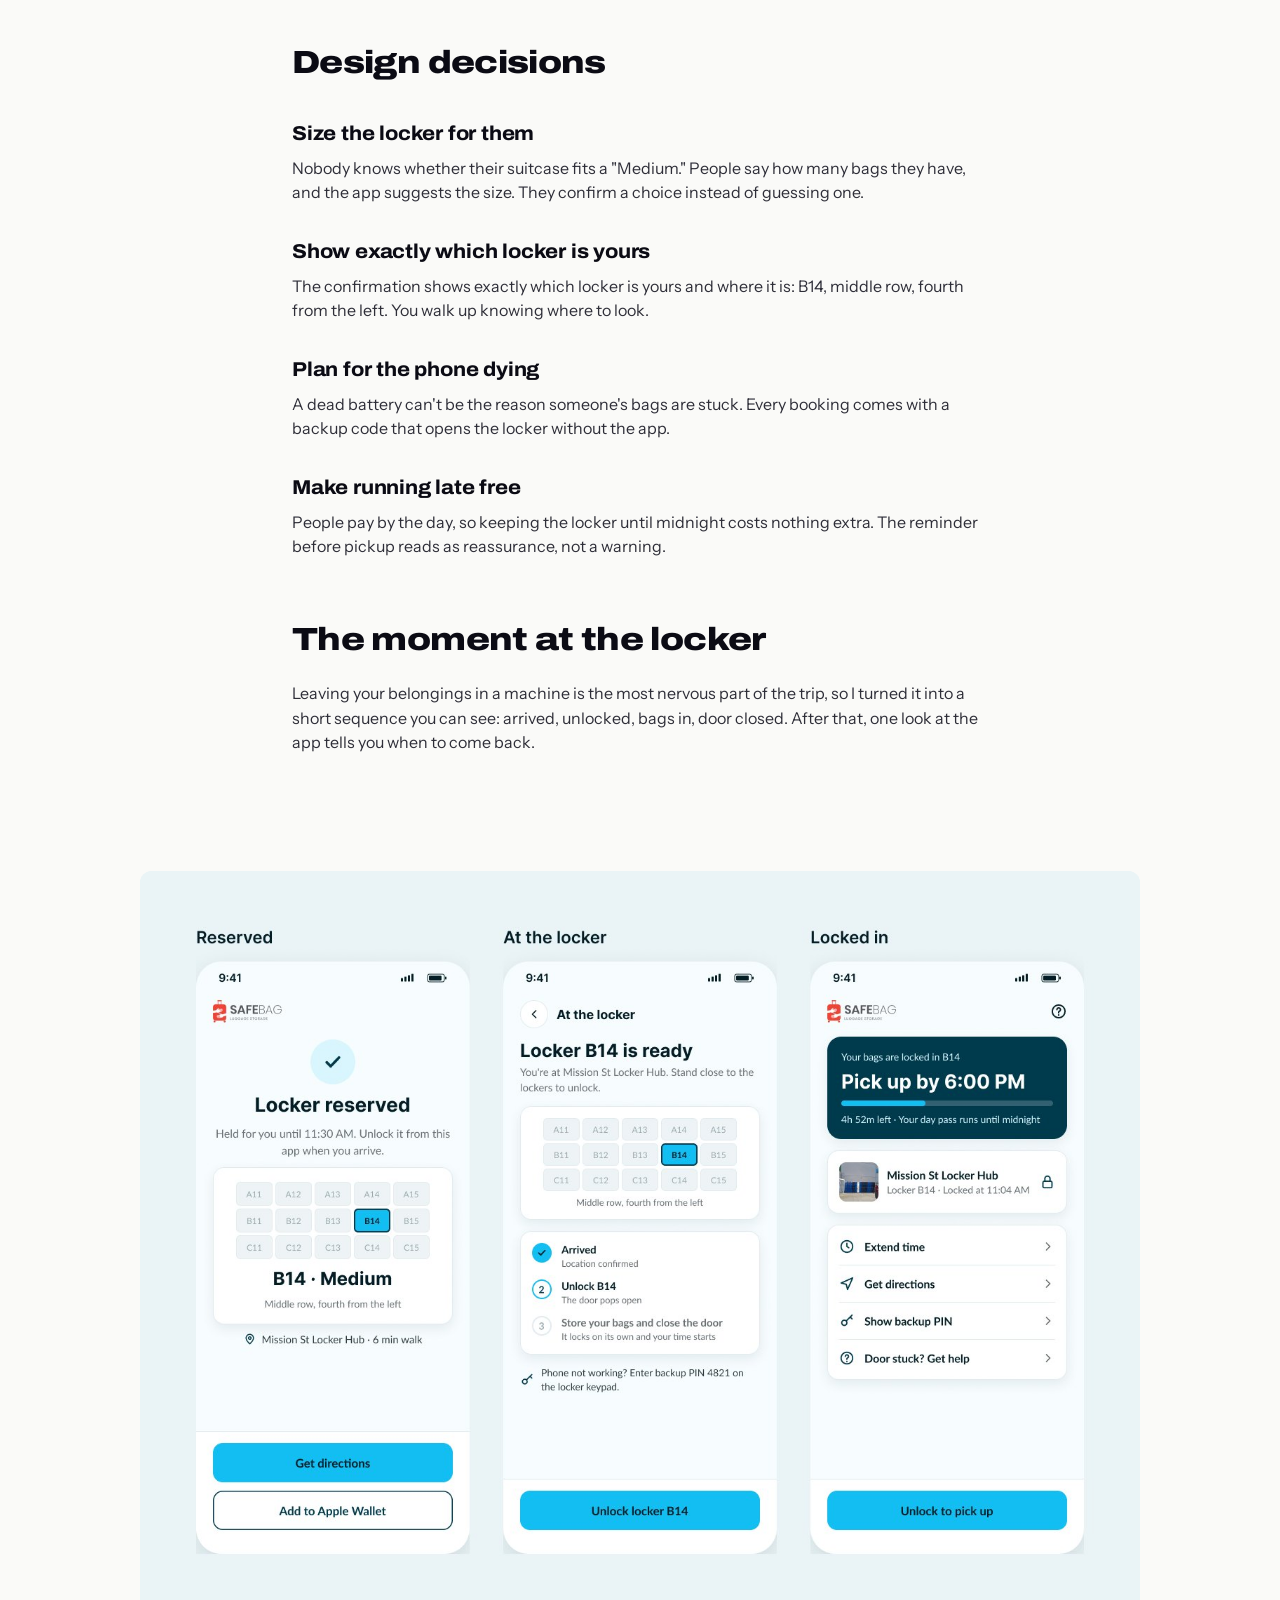
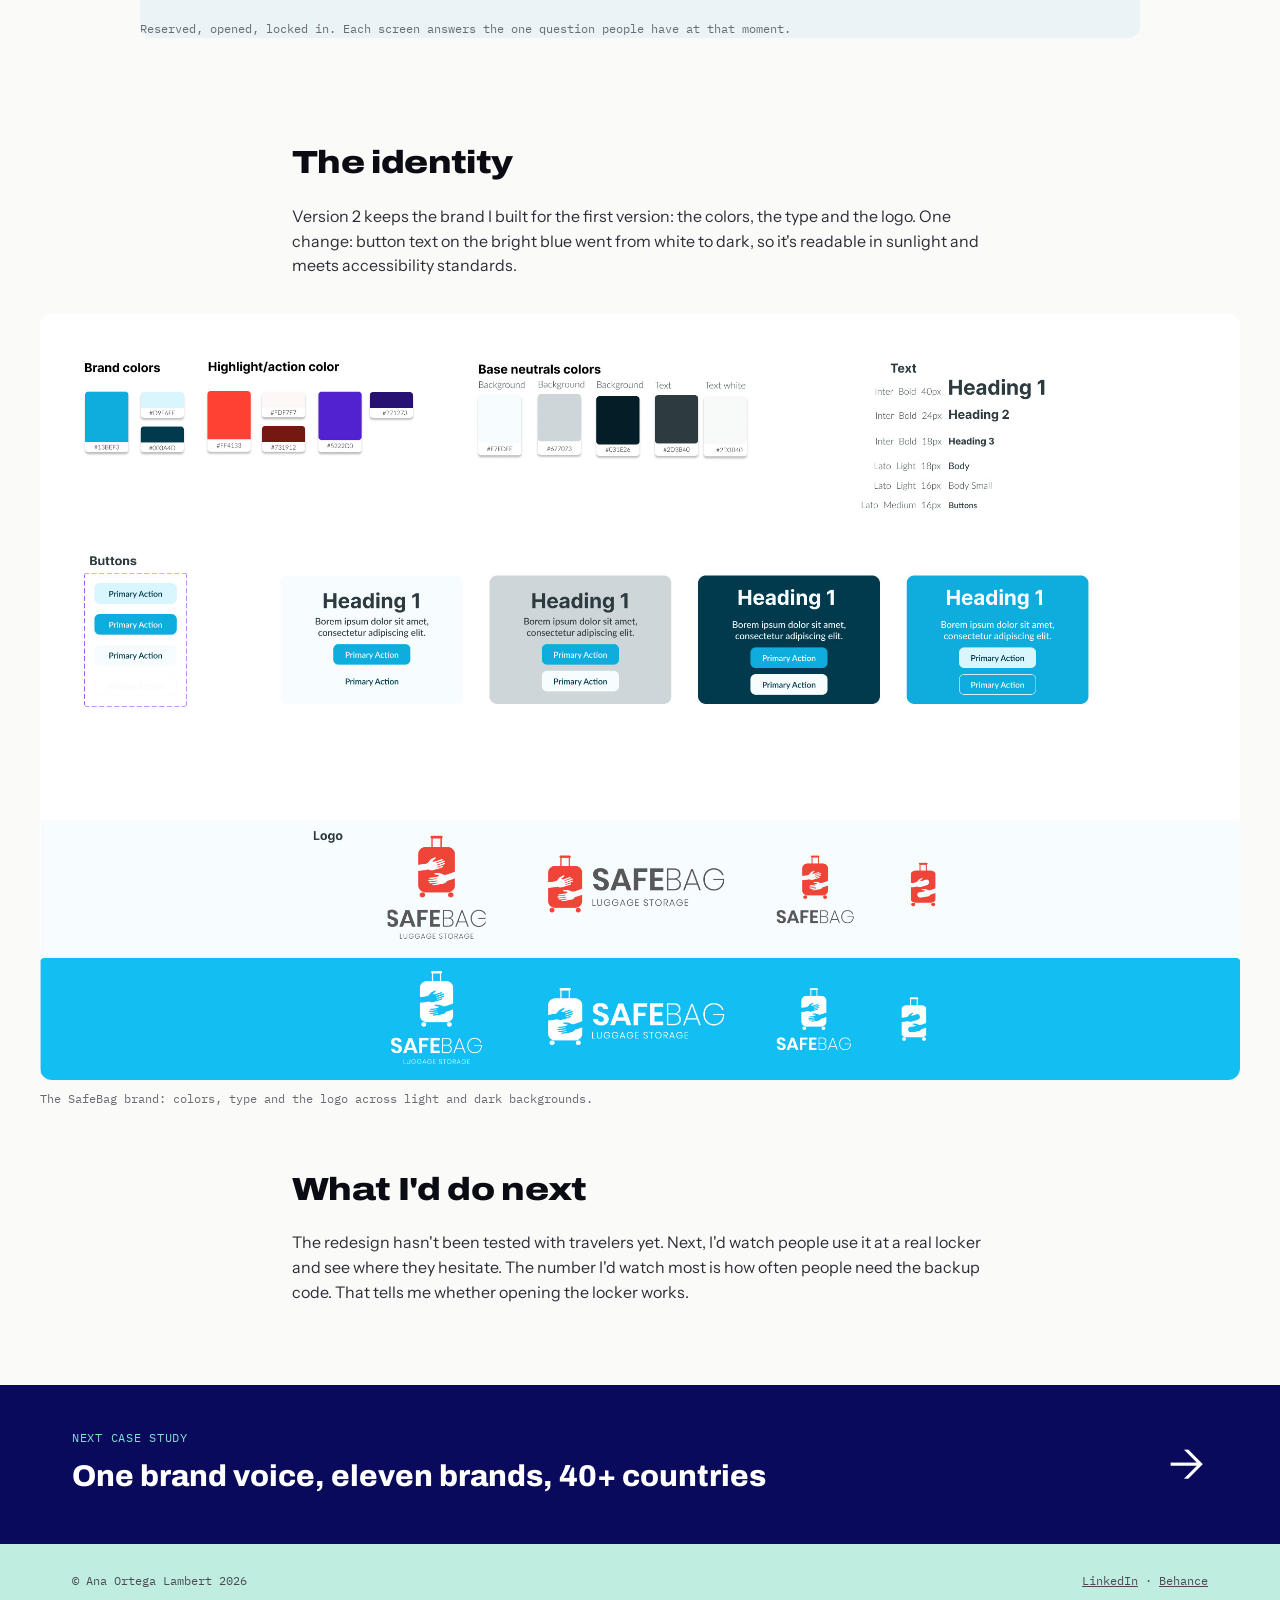
<file: work/safebag-app.html>
<!DOCTYPE html>
<html lang="en">
<head>
<!-- Google tag (gtag.js) -->
<script async src="https://www.googletagmanager.com/gtag/js?id=G-0GX1BSZ0LX"></script>
<script>
  window.dataLayer = window.dataLayer || [];
  function gtag(){dataLayer.push(arguments);}
  gtag('js', new Date());
  gtag('config', 'G-0GX1BSZ0LX');
</script>
<meta charset="UTF-8">
<meta name="viewport" content="width=device-width, initial-scale=1.0">
<title>SafeBag App · Ana Ortega Lambert</title>
<meta name="description" content="Designing a self-service luggage locker app from start to finish: reserve a locker, open it with your phone, and pick up without talking to anyone.">
<link rel="preconnect" href="https://fonts.googleapis.com">
<link href="https://fonts.googleapis.com/css2?family=Archivo:wdth,wght@62..125,100..900&family=Instrument+Sans:wght@400;500;600&family=IBM+Plex+Mono:wght@400;500&display=swap" rel="stylesheet">
<link rel="icon" type="image/svg+xml" href="../images/favicon.svg">
<link rel="stylesheet" href="../css/style.css">
<link rel="stylesheet" href="../css/case-media.css">
<link rel="stylesheet" href="../css/safebag.css">
</head>
<body>

<nav><div class="wrap nav-in">
  <a class="logo" href="../index.html"><img src="../images/logo.svg" alt="ana.lambert" style="height:26px;display:block"></a>
  <button class="nav-toggle" aria-label="Open menu" aria-expanded="false" aria-controls="nav-links">
    <span></span><span></span><span></span>
  </button>
  <div class="nav-links" id="nav-links">
    <a href="../index.html#work">Work</a>
    <a href="../index.html#about">About</a>
    <a class="nav-cta" href="../index.html#contact">Open to roles →</a>
  </div>
</div></nav>

<header class="cs-hero" data-bg="#FAFAF8"><div class="wrap">
  <div class="kicker">Product · Mobile app · Design lead</div>
  <h1>Reducing booking friction for on-the-go luggage storage</h1>
  <p class="sb-lede">SafeBag lets travelers reserve a locker, open it with their phone, and explore the city without their bags. There is no counter and no staff, so the app is the whole service. I designed it from start to finish, then went back and redesigned it.</p>
  <div class="cs-meta">
    <div><div class="k">Role</div><div class="v">Design lead: experience, interface and logo</div></div>
    <div><div class="k">Context</div><div class="v">Self-service lockers, no staff on site</div></div>
    <div><div class="k">Tools</div><div class="v">Figma</div></div>
    <div><div class="k">Outcome</div><div class="v">The full journey redesigned, from search to pickup</div></div>
  </div>
</div></header>

<figure class="sb-hero">
  <img src="../images/safebag-hero.jpg" width="2400" height="1100" alt="Nine SafeBag app screens in phone frames: search, map results, locker size, checkout, reserved locker, unlocking at the locker, active booking, running late, and pickup">
  <figcaption>Designed for someone standing on a street with a suitcase.</figcaption>
</figure>

<article class="cs-body">
  <h2>The challenge</h2>
  <p>Travelers want to drop their bags and see the city. With a self-service locker, there is nobody to ask. They are somewhere new, short on time, and about to leave their belongings in a machine.</p>
  <p>Every question a staff member would normally answer has to be answered on the screen: which locker is mine, is it really locked, what happens if I'm late.</p>

  <div class="pull reveal">With no one at the counter, the app has to do the reassuring.</div>

  <h2>A second look</h2>
  <p>I designed the first version on my own: the flow, the look and the logo. Coming back to it later, I found problems I would point out in anyone else's work.</p>

  <div class="csm-split sb-panel csm-wide">
    <div class="csm-split-text">
      <ul class="sb-list">
        <li><b>It asked people to sign up right before paying.</b>The worst moment to ask for anything extra.</li>
        <li><b>The prices didn't match.</b>Different rates on different screens, and a total that didn't add up.</li>
        <li><b>People typed their dates twice.</b>What they entered at the start was gone by checkout.</li>
        <li><b>It ended at payment.</b>It never got to the locker, the unlock or the pickup, the moments that matter most.</li>
      </ul>
    </div>
    <figure class="cs-fig reveal">
      <img src="../images/safebag-before-after.jpg" width="1004" height="1053" alt="Version 1 checkout with a log in to pay button and mismatched prices, next to the version 2 checkout with a clear total and Apple Pay" loading="lazy">
      <figcaption>Checkout before and after. One clear price, and no account needed to pay.</figcaption>
    </figure>
  </div>

  <p>Version 2 covers the whole trip, from search to the moment the locker is released, including what happens when plans change.</p>
</article>

<div class="wrap">
  <div class="sb-flow reveal">
    <img src="../images/safebag-flow.jpg" width="3200" height="845" alt="All nine version 2 screens in order: search, map results, location and locker size, review and pay, locker reserved, at the locker, active booking, running late, picked up" loading="lazy">
  </div>
  <p class="sb-flow-note">The full journey, from search to pickup.</p>
</div>

<article class="cs-body">
  <h2>Design decisions</h2>

  <h3>Size the locker for them</h3>
  <p>Nobody knows whether their suitcase fits a "Medium." People say how many bags they have, and the app suggests the size. They confirm a choice instead of guessing one.</p>

  <h3>Show exactly which locker is yours</h3>
  <p>The confirmation shows exactly which locker is yours and where it is: B14, middle row, fourth from the left. You walk up knowing where to look.</p>

  <h3>Plan for the phone dying</h3>
  <p>A dead battery can't be the reason someone's bags are stuck. Every booking comes with a backup code that opens the locker without the app.</p>

  <h3>Make running late free</h3>
  <p>People pay by the day, so keeping the locker until midnight costs nothing extra. The reminder before pickup reads as reassurance, not a warning.</p>

  <h2>The moment at the locker</h2>
  <p>Leaving your belongings in a machine is the most nervous part of the trip, so I turned it into a short sequence you can see: arrived, unlocked, bags in, door closed. After that, one look at the app tells you when to come back.</p>
</article>

<div class="wrap">
  <figure class="cs-fig sb-shot reveal" style="max-width:1000px;margin:36px auto">
    <img src="../images/safebag-locker.jpg" width="1426" height="1053" alt="Three screens: locker B14 reserved with its position in the locker bank, the at-the-locker steps with a backup code, and the active booking showing pickup by 6:00 PM" loading="lazy">
    <figcaption>Reserved, opened, locked in. Each screen answers the one question people have at that moment.</figcaption>
  </figure>
</div>

<article class="cs-body">
  <h2>The identity</h2>
  <p>Version 2 keeps the brand I built for the first version: the colors, the type and the logo. One change: button text on the bright blue went from white to dark, so it's readable in sunlight and meets accessibility standards.</p>

  <figure class="cs-fig full reveal">
    <img src="../images/safebag-style-guide.jpg" width="2336" height="1491" alt="SafeBag style guide: colors, type, buttons, and logo system" loading="lazy">
    <figcaption>The SafeBag brand: colors, type and the logo across light and dark backgrounds.</figcaption>
  </figure>

  <h2>What I'd do next</h2>
  <p>The redesign hasn't been tested with travelers yet. Next, I'd watch people use it at a real locker and see where they hesitate. The number I'd watch most is how often people need the backup code. That tells me whether opening the locker works.</p>
</article>

<a class="next" href="brand-system.html"><div class="wrap">
  <div><div class="k">Next case study</div><div class="t">One brand voice, eleven brands, 40+ countries</div></div>
  <div class="k">→</div>
</div></a>

<footer class="foot-mint"><div class="wrap foot-in">
  <span>© Ana Ortega Lambert 2026</span>
  <span><a href="https://www.linkedin.com/in/ana-ortega-lambert/" target="_blank" rel="noopener">LinkedIn</a> · <a href="https://behance.net/analambertdesign" target="_blank" rel="noopener">Behance</a></span>
</div></footer>

<script src="../js/motion.js" defer></script>
</body>
</html>
</file>
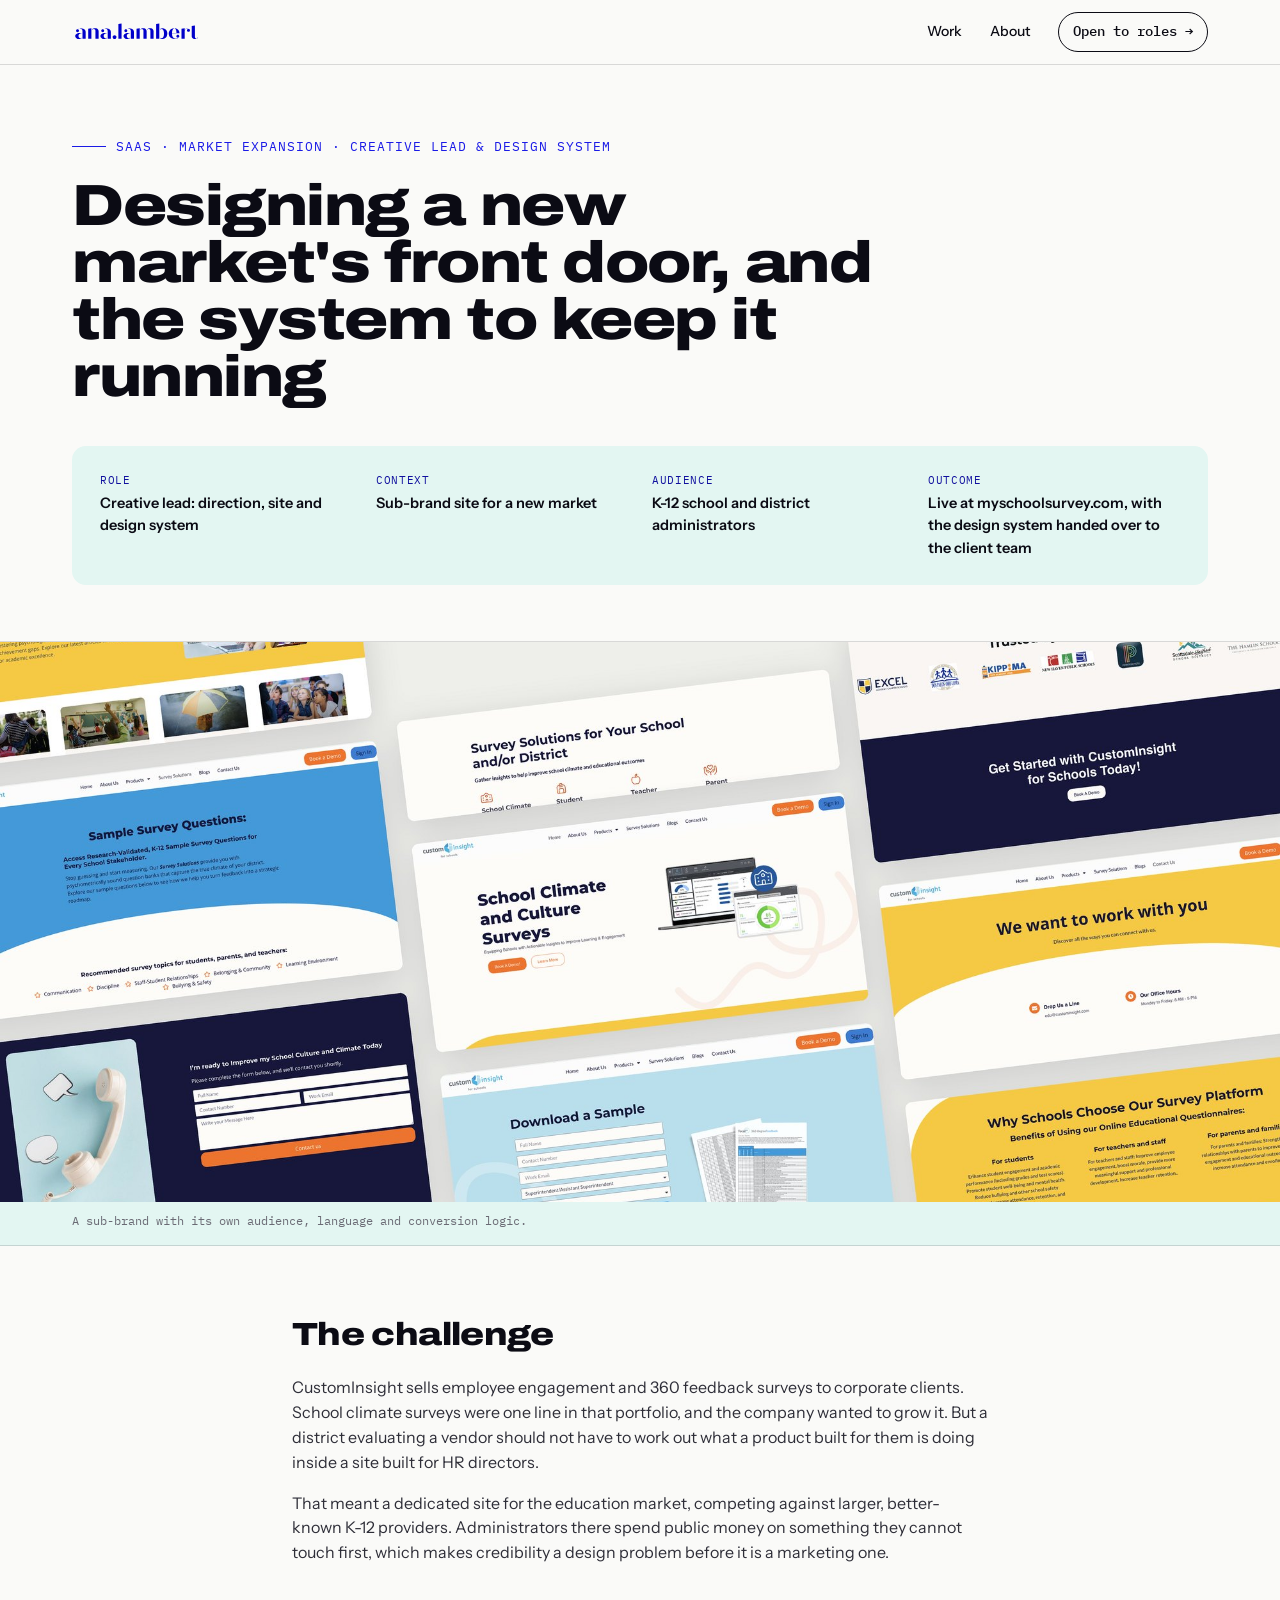
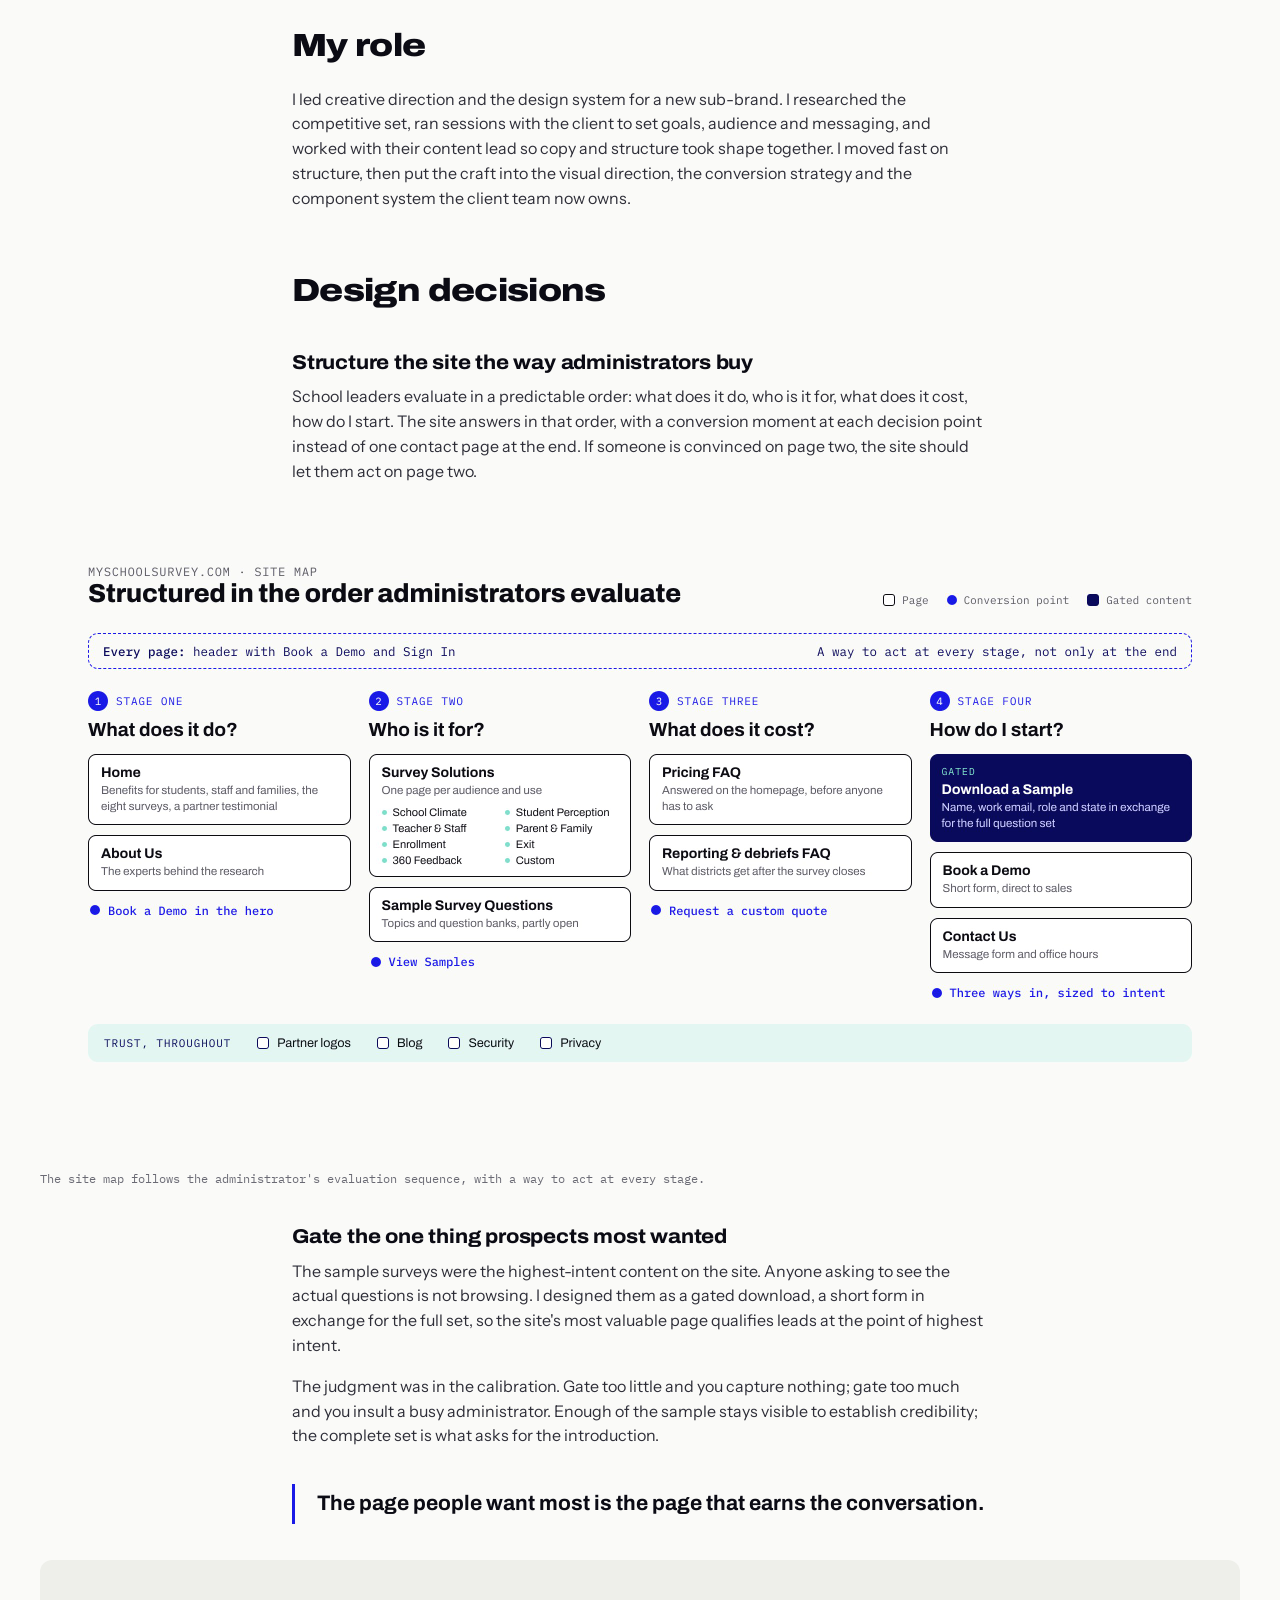
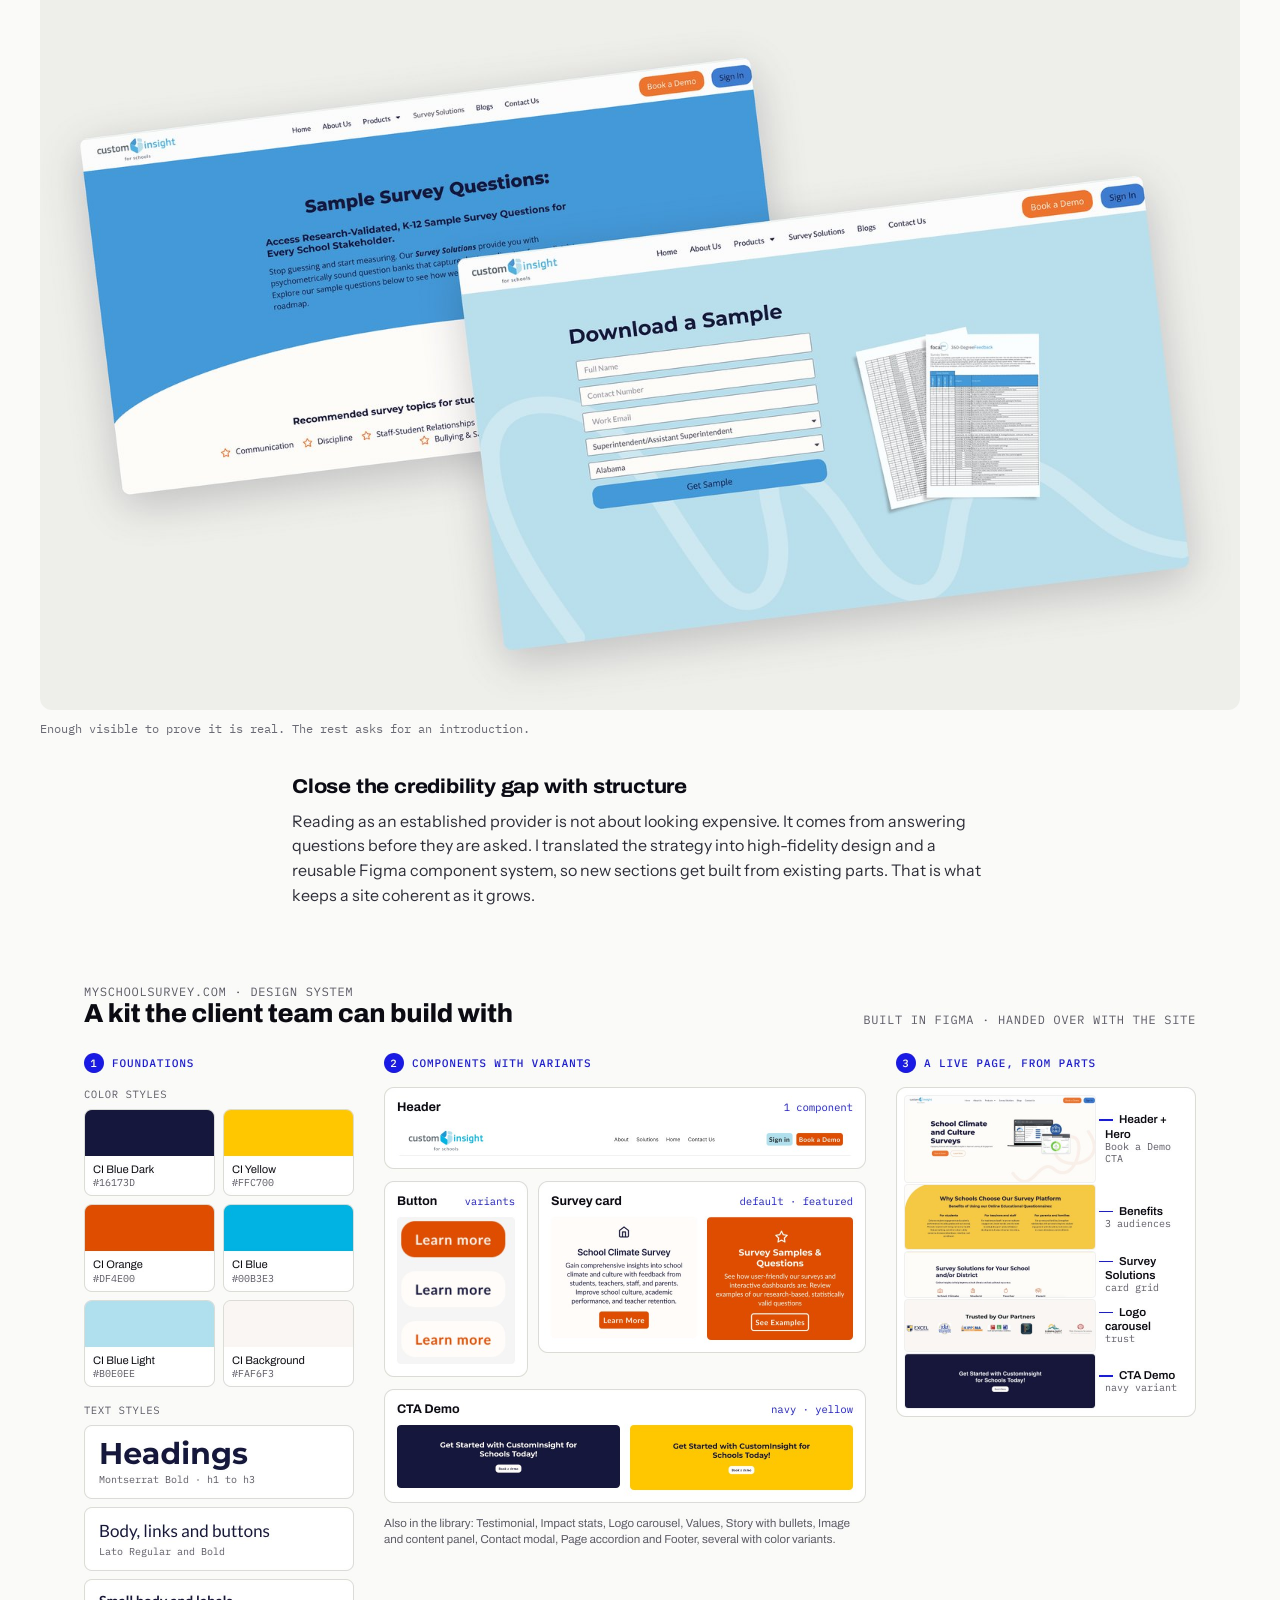
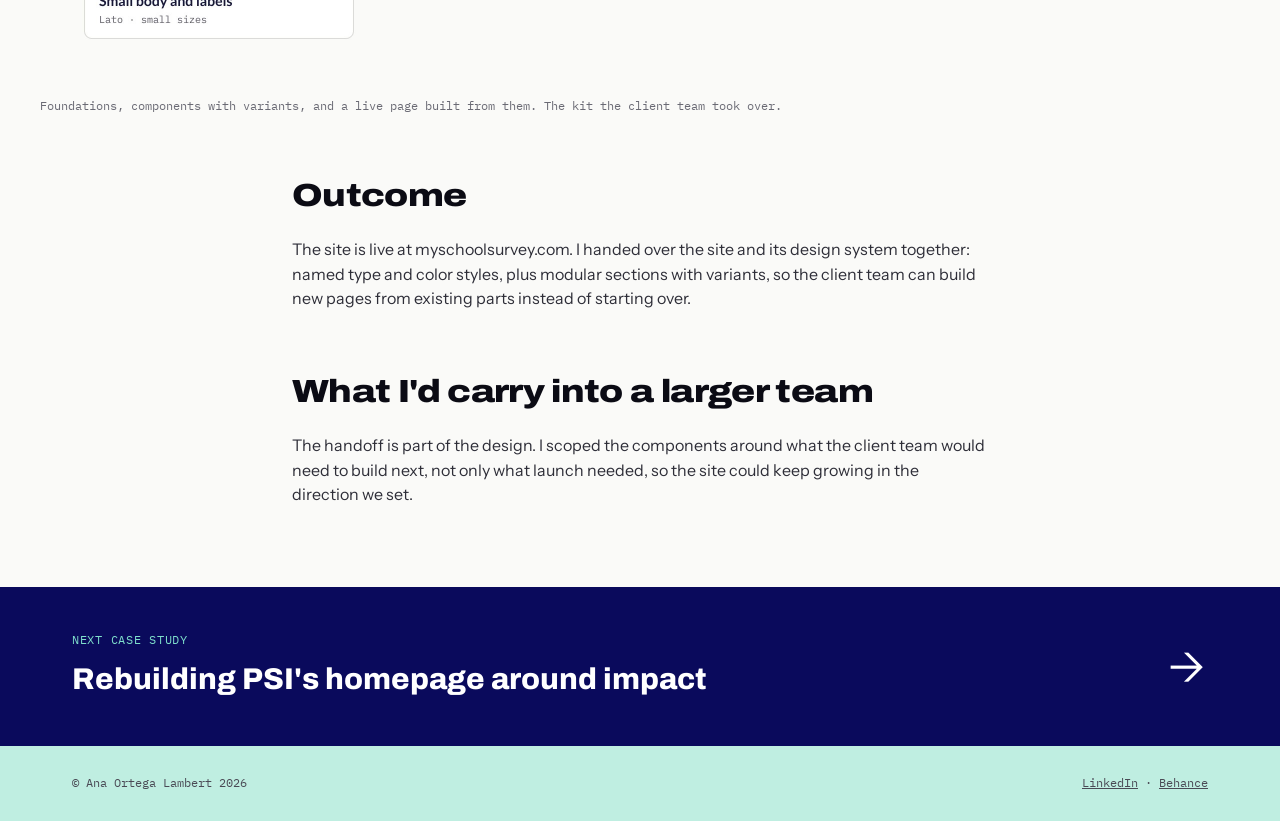
<file: work/school-survey.html>
<!DOCTYPE html>
<html lang="en">
<head>
<!-- Google tag (gtag.js) -->
<script async src="https://www.googletagmanager.com/gtag/js?id=G-0GX1BSZ0LX"></script>
<script>
  window.dataLayer = window.dataLayer || [];
  function gtag(){dataLayer.push(arguments);}
  gtag('js', new Date());
  gtag('config', 'G-0GX1BSZ0LX');
</script>
<meta charset="UTF-8">
<meta name="viewport" content="width=device-width, initial-scale=1.0">
<title>School Survey · Ana Ortega Lambert</title>
<meta name="description" content="A dedicated education-market site for a SaaS survey company, designed to earn the trust of district buyers, plus the design system the client team now runs.">
<link rel="preconnect" href="https://fonts.googleapis.com">
<link href="https://fonts.googleapis.com/css2?family=Archivo:wdth,wght@62..125,100..900&family=Instrument+Sans:wght@400;500;600&family=IBM+Plex+Mono:wght@400;500&display=swap" rel="stylesheet">
<link rel="icon" type="image/svg+xml" href="../images/favicon.svg">
<link rel="stylesheet" href="../css/style.css">
<link rel="stylesheet" href="../css/case-media.css">
</head>
<body>

<nav><div class="wrap nav-in">
  <a class="logo" href="../index.html"><img src="../images/logo.svg" alt="ana.lambert" style="height:26px;display:block"></a>
  <button class="nav-toggle" aria-label="Open menu" aria-expanded="false" aria-controls="nav-links">
    <span></span><span></span><span></span>
  </button>
  <div class="nav-links" id="nav-links">
    <a href="../index.html#work">Work</a>
    <a href="../index.html#about">About</a>
    <a class="nav-cta" href="../index.html#contact">Open to roles →</a>
  </div>
</div></nav>

<header class="cs-hero" data-bg="#FAFAF8"><div class="wrap">
  <div class="kicker">SaaS · Market expansion · Creative lead &amp; design system</div>
  <h1>Designing a new market's front door, and the system to keep it running</h1>
  <div class="cs-meta">
    <div><div class="k">Role</div><div class="v">Creative lead: direction, site and design system</div></div>
    <div><div class="k">Context</div><div class="v">Sub-brand site for a new market</div></div>
    <div><div class="k">Audience</div><div class="v">K-12 school and district administrators</div></div>
    <div><div class="k">Outcome</div><div class="v">Live at myschoolsurvey.com, with the design system handed over to the client team</div></div>
  </div>
</div></header>

<figure class="csm-hero">
  <img src="../images/survey-hero.jpg" alt="myschoolsurvey.com, the education-market site">
  <figcaption>A sub-brand with its own audience, language and conversion logic.</figcaption>
</figure>

<article class="cs-body">
  <h2>The challenge</h2>
  <p>CustomInsight sells employee engagement and 360 feedback surveys to corporate clients. School climate surveys were one line in that portfolio, and the company wanted to grow it. But a district evaluating a vendor should not have to work out what a product built for them is doing inside a site built for HR directors.</p>
  <p>That meant a dedicated site for the education market, competing against larger, better-known K-12 providers. Administrators there spend public money on something they cannot touch first, which makes credibility a design problem before it is a marketing one.</p>

  <h2>My role</h2>
  <p>I led creative direction and the design system for a new sub-brand. I researched the competitive set, ran sessions with the client to set goals, audience and messaging, and worked with their content lead so copy and structure took shape together. I moved fast on structure, then put the craft into the visual direction, the conversion strategy and the component system the client team now owns.</p>

  <h2>Design decisions</h2>
  <h3>Structure the site the way administrators buy</h3>
  <p>School leaders evaluate in a predictable order: what does it do, who is it for, what does it cost, how do I start. The site answers in that order, with a conversion moment at each decision point instead of one contact page at the end. If someone is convinced on page two, the site should let them act on page two.</p>

  <figure class="cs-fig full reveal">
    <img src="../images/survey-flow.jpg" alt="Sitemap of myschoolsurvey.com arranged in the order administrators evaluate, with conversion points marked">
    <figcaption>The site map follows the administrator's evaluation sequence, with a way to act at every stage.</figcaption>
  </figure>

  <h3>Gate the one thing prospects most wanted</h3>
  <p>The sample surveys were the highest-intent content on the site. Anyone asking to see the actual questions is not browsing. I designed them as a gated download, a short form in exchange for the full set, so the site's most valuable page qualifies leads at the point of highest intent.</p>
  <p>The judgment was in the calibration. Gate too little and you capture nothing; gate too much and you insult a busy administrator. Enough of the sample stays visible to establish credibility; the complete set is what asks for the introduction.</p>

  <div class="pull reveal">The page people want most is the page that earns the conversation.</div>

  <figure class="cs-fig full reveal">
    <img src="../images/survey-gate.jpg" alt="The gated sample survey preview and the email form">
    <figcaption>Enough visible to prove it is real. The rest asks for an introduction.</figcaption>
  </figure>

  <h3>Close the credibility gap with structure</h3>
  <p>Reading as an established provider is not about looking expensive. It comes from answering questions before they are asked. I translated the strategy into high-fidelity design and a reusable Figma component system, so new sections get built from existing parts. That is what keeps a site coherent as it grows.</p>

  <figure class="cs-fig full reveal">
    <img src="../images/survey-design-system.jpg" alt="Design system sheet: color and type foundations, components with their variants, and the homepage broken into components">
    <figcaption>Foundations, components with variants, and a live page built from them. The kit the client team took over.</figcaption>
  </figure>

  <h2>Outcome</h2>
  <p>The site is live at myschoolsurvey.com. I handed over the site and its design system together: named type and color styles, plus modular sections with variants, so the client team can build new pages from existing parts instead of starting over.</p>

  <h2>What I'd carry into a larger team</h2>
  <p>The handoff is part of the design. I scoped the components around what the client team would need to build next, not only what launch needed, so the site could keep growing in the direction we set.</p>
</article>

<a class="next" href="psi-homepage.html"><div class="wrap">
  <div><div class="k">Next case study</div><div class="t">Rebuilding PSI's homepage around impact</div></div>
  <div class="k">→</div>
</div></a>

<footer class="foot-mint"><div class="wrap foot-in">
  <span>© Ana Ortega Lambert 2026</span>
  <span><a href="https://www.linkedin.com/in/ana-ortega-lambert/" target="_blank" rel="noopener">LinkedIn</a> · <a href="https://behance.net/analambertdesign" target="_blank" rel="noopener">Behance</a></span>
</div></footer>

<script src="../js/motion.js" defer></script>
</body>
</html>
</file>
<file: css/style.css>
/* ============================================================
   analambert.com — design system
   Palette, type, and components. One file for the whole site.
   ============================================================ */

:root{
  --ink:#0B0B14;
  --blue:#1A1AE6;
  --blue-deep:#10109E;
  --navy:#0A0A5C;
  --tint:#E3F6F2;
  --tint-deep:#BFEEE1;
  --mid:#7FDFCC;
  --paper:#FAFAF8;
  --rule:rgba(11,11,20,.14);
  --disp:'Archivo',sans-serif;
  --body:'Instrument Sans',sans-serif;
  --mono:'IBM Plex Mono',monospace;
}
*{margin:0;padding:0;box-sizing:border-box}
html{scroll-behavior:smooth}
@media (prefers-reduced-motion:reduce){html{scroll-behavior:auto}*{transition:none!important}}
body{font-family:var(--body);color:var(--ink);background:var(--paper);line-height:1.55;font-size:16px}
.wrap{max-width:1200px;margin:0 auto;padding:0 32px}
a:focus-visible{outline:2px solid var(--blue);outline-offset:3px}
img{max-width:100%;display:block;border-radius:12px}

/* ---------- nav ---------- */
nav{position:sticky;top:0;background:var(--paper);border-bottom:1px solid var(--rule);z-index:10}
.nav-in{display:flex;justify-content:space-between;align-items:center;height:64px}
.logo{font-family:var(--disp);font-weight:800;font-stretch:110%;font-size:17px;letter-spacing:-.02em;color:var(--ink);text-decoration:none}
.logo span{color:var(--blue)}
.nav-links{display:flex;gap:28px;align-items:center}
.nav-links a{font-size:14px;font-weight:500;color:var(--ink);text-decoration:none}
.nav-links a:hover,.nav-links a:focus-visible{color:var(--blue)}
.nav-cta{font-family:var(--mono);font-size:12px;border:1px solid var(--ink);padding:8px 14px;border-radius:100px}
.nav-cta:hover{background:var(--ink);color:#fff!important}

/* hamburger toggle: hidden on desktop */
.nav-toggle{display:none;flex-direction:column;justify-content:center;gap:5px;width:34px;height:34px;background:none;border:none;cursor:pointer;padding:0}
.nav-toggle span{display:block;width:22px;height:2px;background:var(--ink);border-radius:2px;transition:transform .25s ease,opacity .2s ease}
.nav-toggle[aria-expanded="true"] span:nth-child(1){transform:translateY(7px) rotate(45deg)}
.nav-toggle[aria-expanded="true"] span:nth-child(2){opacity:0}
.nav-toggle[aria-expanded="true"] span:nth-child(3){transform:translateY(-7px) rotate(-45deg)}

@media(max-width:640px){
  .nav-toggle{display:flex}
  .nav-links{position:fixed;top:64px;left:0;right:0;background:var(--paper);border-bottom:1px solid var(--rule);
    flex-direction:column;align-items:stretch;gap:0;padding:8px 24px 20px;
    max-height:0;overflow:hidden;opacity:0;transition:max-height .3s ease,opacity .25s ease;}
  .nav-links.open{max-height:360px;opacity:1;overflow-y:auto}
  .nav-links a:not(.nav-cta){padding:14px 0;border-bottom:1px solid var(--rule);font-size:16px}
  .nav-links .nav-cta{display:block;width:100%;margin-top:12px;text-align:center;padding:12px 14px;border-bottom:none;box-sizing:border-box}
}

/* ---------- hero ---------- */
header.site-hero{border-bottom:1px solid var(--rule);position:relative;overflow:hidden}
.hero{padding:88px 0 72px;position:relative}
.kicker{font-family:var(--mono);font-size:12.5px;letter-spacing:.08em;text-transform:uppercase;color:var(--blue);margin-bottom:22px;display:flex;align-items:center;gap:10px}
.kicker::before{content:"";width:34px;height:1px;background:var(--blue)}
h1{font-family:var(--disp);font-weight:850;font-stretch:120%;font-size:clamp(42px,7vw,84px);line-height:.98;letter-spacing:-.025em;max-width:13ch}
h1 em{font-style:normal;color:var(--blue)}
.hero-sub{margin-top:26px;font-size:19px;max-width:52ch;color:#3a3a46}
.hero-sub b{color:var(--ink)}
.tokens{position:absolute;right:32px;top:96px;display:flex;flex-direction:column;gap:10px;font-family:var(--mono);font-size:11.5px;color:#55555f}
.token{display:flex;align-items:center;gap:10px;border:1px solid var(--rule);background:#fff;border-radius:8px;padding:8px 12px}
.swatch{width:16px;height:16px;border-radius:4px;background:var(--blue)}
.swatch.ink{background:var(--ink)}
.swatch.tint{background:var(--tint);border:1px solid var(--rule)}
.token .aa{font-family:var(--disp);font-weight:850;font-size:14px;color:var(--ink)}
@media(max-width:900px){.tokens{display:none}}

/* ---------- scale strip ---------- */
.strip{background:var(--navy);color:#fff}
.strip-in{display:grid;grid-template-columns:repeat(4,1fr)}
.stat{padding:26px 24px;border-left:1px solid rgba(255,255,255,.14)}
.stat:first-child{border-left:none;padding-left:0}
.stat .n{font-family:var(--disp);font-weight:850;font-stretch:115%;font-size:34px;letter-spacing:-.02em}
.stat .n span{color:var(--mid)}
.stat .l{font-family:var(--mono);font-size:11.5px;letter-spacing:.06em;text-transform:uppercase;color:rgba(255,255,255,.6);margin-top:2px}
@media(max-width:760px){.strip-in{grid-template-columns:repeat(2,1fr)}.stat{padding-left:0;border-left:none}}

/* ---------- sections ---------- */
section{padding:84px 0}
.sec-head{display:flex;align-items:baseline;justify-content:space-between;margin-bottom:44px;gap:16px;flex-wrap:wrap}
h2{font-family:var(--disp);font-weight:850;font-stretch:118%;font-size:clamp(28px,4vw,44px);letter-spacing:-.02em}
.sec-note{font-family:var(--mono);font-size:12.5px;color:#6a6a74}

/* ---------- case cards ---------- */
.cases{display:grid;grid-template-columns:repeat(3,1fr);gap:24px}
@media(max-width:900px){.cases{grid-template-columns:1fr}}
.card{background:#fff;border:1px solid var(--rule);border-radius:14px;overflow:hidden;text-decoration:none;color:var(--ink);display:flex;flex-direction:column;transition:transform .18s ease,box-shadow .18s ease}
.card:hover,.card:focus-visible{transform:translateY(-4px);box-shadow:0 14px 34px rgba(16,16,158,.13)}
.card-thumb{aspect-ratio:16/10;background:var(--tint);object-fit:cover;border-radius:0}
.card-body{padding:20px 22px 22px;display:flex;flex-direction:column;gap:9px;flex:1}
.tags{display:flex;gap:6px;flex-wrap:wrap}
.tag{font-family:var(--mono);font-size:10.5px;letter-spacing:.04em;text-transform:uppercase;color:var(--blue-deep);background:var(--tint);border-radius:100px;padding:4px 10px}
h3{font-family:var(--disp);font-weight:750;font-stretch:108%;font-size:19.5px;line-height:1.22;letter-spacing:-.01em}
.result{font-size:14.5px;color:#4a4a55}
.go{margin-top:auto;font-family:var(--mono);font-size:12px;color:var(--blue);padding-top:6px}

/* ---------- flagship card ---------- */
.flag{margin-top:24px;background:var(--blue);border-radius:16px;color:#fff;display:grid;grid-template-columns:1.1fr .9fr;overflow:hidden;text-decoration:none;transition:transform .28s cubic-bezier(.2,.7,.3,1),box-shadow .28s cubic-bezier(.2,.7,.3,1)}
.flag:hover,.flag:focus-visible{transform:translateY(-8px);box-shadow:0 26px 54px rgba(10,10,92,.38)}
.flag:hover .flag-vis{background:var(--blue-deep)}
@media(max-width:900px){.flag{grid-template-columns:1fr}}
.flag-txt{padding:40px 44px}
.flag-k{font-family:var(--mono);font-size:11.5px;letter-spacing:.08em;text-transform:uppercase;color:var(--mid);margin-bottom:14px}
.flag h3{color:#fff;font-size:clamp(22px,3vw,30px);max-width:20ch}
.flag p{margin-top:12px;font-size:15.5px;color:#E6FAF5;max-width:46ch}
.flag .go{color:#fff}
.flag-vis{background:var(--navy);padding:36px;display:flex;align-items:center;justify-content:center;gap:10px;flex-wrap:wrap;transition:background .28s ease}
.brandtile{width:74px;height:74px;border-radius:12px;background:rgba(255,255,255,.12);border:1px solid rgba(255,255,255,.25);display:flex;align-items:center;justify-content:center;font-family:var(--disp);font-weight:850;font-size:13px;color:#fff}
.brandtile.lit{background:#fff;color:var(--blue)}

/* ---------- about ---------- */
.about{background:#fff;border-top:1px solid var(--rule);border-bottom:1px solid var(--rule)}
.about-grid{display:grid;grid-template-columns:1.2fr .8fr;gap:60px;align-items:center}
@media(max-width:900px){.about-grid{grid-template-columns:1fr}}
.about .lede{font-family:var(--disp);font-weight:700;font-stretch:105%;font-size:clamp(22px,3vw,30px);line-height:1.25;letter-spacing:-.015em}
.about .lede em{font-style:normal;color:var(--blue)}
.about p{margin-top:18px;color:#3a3a46}
.photo{aspect-ratio:4/5;border-radius:14px;object-fit:cover}

/* ---------- cta + footer ---------- */
.cta{padding:96px 0;background:var(--tint-deep)}
.cta h2{max-width:18ch}
.cta-btn{display:inline-flex;align-items:center;gap:10px;margin-top:28px;background:var(--blue);color:#fff;text-decoration:none;font-weight:600;font-size:15.5px;padding:15px 26px;border-radius:100px;transition:background .15s ease}
.cta-btn:hover{background:var(--blue-deep)}
footer{border-top:1px solid var(--rule);padding:28px 0;font-family:var(--mono);font-size:12px;color:#6a6a74}
footer.foot-mint{background:var(--tint-deep);border-top:none}
footer.foot-mint,footer.foot-mint a{color:#4A4A55}
footer.foot-mint a:hover{color:var(--blue-deep)}
.foot-in{display:flex;justify-content:space-between;flex-wrap:wrap;gap:10px}
footer a{color:#6a6a74}
footer a:hover{color:var(--blue)}

/* ============================================================
   Case study pages
   ============================================================ */
.cs-hero{border-bottom:1px solid var(--rule);padding:72px 0 56px}
.cs-hero h1{font-size:clamp(34px,5vw,58px);max-width:18ch}
.cs-meta{display:grid;grid-template-columns:repeat(4,1fr);gap:24px;margin-top:40px;background:var(--tint);border-radius:14px;padding:26px 28px}
@media(max-width:760px){.cs-meta{grid-template-columns:repeat(2,1fr)}}
.cs-meta .k{font-family:var(--mono);font-size:11px;letter-spacing:.06em;text-transform:uppercase;color:var(--blue-deep)}
.cs-meta .v{font-weight:600;margin-top:3px;font-size:14.5px}
.cs-body{max-width:760px;margin:0 auto;padding:64px 32px}
.cs-body h2{font-size:clamp(24px,3vw,32px);margin:56px 0 16px}
.cs-body h2:first-child{margin-top:0}
.cs-body p{margin-bottom:16px;color:#2e2e38}
.cs-body ul{margin:0 0 16px 20px;color:#2e2e38}
.cs-body li{margin-bottom:8px}
.pull{border-left:3px solid var(--blue);padding:6px 0 6px 22px;font-family:var(--disp);font-weight:700;font-size:21px;line-height:1.3;margin:36px 0;color:var(--ink)}
.cs-fig{margin:36px 0}
.cs-fig figcaption{font-family:var(--mono);font-size:12px;color:#6a6a74;margin-top:10px}
.cs-fig.full{max-width:1200px;margin-left:auto;margin-right:auto}
.next{background:var(--navy);color:#fff;text-decoration:none;display:block}
.next .wrap{display:flex;justify-content:space-between;align-items:center;padding-top:44px;padding-bottom:44px;gap:16px;flex-wrap:wrap}
.next .k{font-family:var(--mono);font-size:12px;letter-spacing:.06em;text-transform:uppercase;color:var(--mid)}
.next .t{font-family:var(--disp);font-weight:800;font-size:clamp(20px,3vw,30px);margin-top:6px}
.next:hover .t{color:var(--mid)}

/* back to brand system: shown on every project inside the Multi-Brand System carousel */
.back-bs{background:var(--tint)}
.back-bs .wrap{padding-top:28px;padding-bottom:28px}
.back-bs a{display:inline-flex;align-items:center;gap:12px;background:var(--paper);color:var(--ink);text-decoration:none;border:1px solid var(--rule);border-radius:999px;padding:12px 22px 12px 16px;font-family:var(--disp);font-weight:700;font-size:16px;transition:background .2s ease,color .2s ease,border-color .2s ease}
.back-bs a .ar{font-family:var(--body);font-size:22px;line-height:1;position:relative;top:-2px;color:var(--blue);transition:transform .25s ease}
.back-bs a:hover{background:var(--blue);border-color:var(--blue);color:#fff}
.back-bs a:hover .ar{color:#fff;transform:translateX(-4px)}
@media (prefers-reduced-motion:reduce){.back-bs a,.back-bs a .ar{transition:none}}

/* ============================================================
   Motion layer
   All effects collapse under prefers-reduced-motion.
   ============================================================ */
body{background:var(--page-bg,var(--paper));transition:background-color 1.1s cubic-bezier(.4,0,.2,1)}
.about{background:transparent}

/* reveals */
.reveal{opacity:0;transform:translateY(24px);transition:opacity .7s cubic-bezier(.2,.7,.3,1),transform .7s cubic-bezier(.2,.7,.3,1)}
.reveal.in{opacity:1;transform:none}

/* hero entrance */
@keyframes heroIn{from{opacity:0;transform:translateY(18px)}to{opacity:1;transform:none}}
.hero-in{opacity:0;animation:heroIn .8s cubic-bezier(.2,.7,.3,1) forwards}
.hero h1 em{background-image:linear-gradient(var(--tint),var(--tint));background-repeat:no-repeat;background-position:0 88%;background-size:0 34%;transition:background-size .7s cubic-bezier(.4,0,.2,1)}
.hero h1 em.swept{background-size:100% 34%}

/* nav on scroll */
nav{transition:background-color .3s ease,box-shadow .3s ease}
nav.scrolled{background:rgba(250,250,248,.82);backdrop-filter:saturate(140%) blur(10px);-webkit-backdrop-filter:saturate(140%) blur(10px);box-shadow:0 1px 0 var(--rule)}

/* card image zoom */
.card{will-change:transform}
.card-thumb{transition:transform .45s cubic-bezier(.2,.7,.3,1)}
.card:hover .card-thumb{transform:scale(1.03)}

/* floating brand tiles */
@keyframes floatY{0%,100%{transform:translateY(0)}50%{transform:translateY(-4px)}}
.brandtile{animation:floatY 5s ease-in-out infinite}
.brandtile:nth-child(2){animation-duration:6s;animation-delay:-1.4s}
.brandtile:nth-child(3){animation-duration:4.6s;animation-delay:-2.2s}
.brandtile:nth-child(4){animation-duration:5.6s;animation-delay:-.7s}
.brandtile:nth-child(5){animation-duration:6.4s;animation-delay:-3.1s}
.brandtile:nth-child(6){animation-duration:5.2s;animation-delay:-1.9s}
.flag-vis:hover .brandtile{animation-play-state:paused}

/* bigger next-case arrow */
.next .wrap>.k:last-child{font-family:var(--body);font-size:44px;line-height:1;color:#fff;transition:transform .25s ease}
.next:hover .wrap>.k:last-child{transform:translateX(8px)}

@media (prefers-reduced-motion:reduce){
  body,.reveal,.card-thumb,.next .wrap>.k:last-child{transition:none}
  .reveal{opacity:1;transform:none}
  .hero-in{opacity:1;animation:none}
  .hero h1 em{background-size:100% 34%;transition:none}
  .brandtile{animation:none}
}

/* case study subheads */
.cs-body h3{font-family:var(--disp);font-weight:750;font-stretch:108%;font-size:20px;letter-spacing:-.01em;margin:34px 0 10px}


/* ============================================================
   Mobile refinements
   ============================================================ */
@media (max-width:760px){
  .hero{padding:64px 0 56px}
  .hero .wrap,.wrap.hero{padding-left:40px;padding-right:40px}
  .cs-hero{padding:56px 0 44px}
  .cs-hero .wrap{padding-left:40px;padding-right:40px}
  h1{font-size:clamp(36px,9vw,52px)}
  .cs-hero h1{font-size:clamp(30px,7.6vw,42px)}
  .hero-sub{font-size:17px}
  .cs-meta{grid-template-columns:1fr 1fr;gap:18px;padding:22px}
  .cs-body{padding:48px 28px}
  section{padding:64px 0}
  .flag-txt{padding:32px 28px}
  .about-grid{gap:36px}
  h1,h2,h3,.flag h3{overflow-wrap:break-word}
}
@media (max-width:430px){
  .cs-meta{grid-template-columns:1fr}
}
body{overflow-x:hidden}
</file>
<file: css/hero.css>
/* ============================================================
   hero.css — navy hero with rotating disciplines
   Loaded AFTER style.css, so these rules win where they overlap.
   Uses the same tokens as style.css. Prefixes: hb- and rot-.
   To remove the hero entirely: delete this file, delete js/hero.js,
   remove their two tags from index.html, and restore the old
   <header class="site-hero"> block.
   ============================================================ */

/* ---------- hero shell ---------- */
.hero-b{
  position:relative;
  overflow:hidden;
  display:flex;
  align-items:center;
  min-height:min(90vh,860px);
  padding:118px 0 96px;
  background:var(--navy);
  color:var(--paper);
}
.hero-b .wrap{position:relative;z-index:2}

/* ---------- ambient aurora ---------- */
.hero-b .hb-field{position:absolute;inset:-25% -12%;z-index:0;pointer-events:none}
.hero-b .hb-field span{position:absolute;border-radius:50%;filter:blur(80px);will-change:transform}
.hero-b .hb-field .b1{
  width:70vw;height:62vw;max-width:1000px;max-height:900px;
  top:-18%;right:-12%;opacity:.9;
  background:radial-gradient(circle at 42% 42%,rgba(26,26,230,.85),rgba(26,26,230,0) 66%);
  animation:hbDriftA 26s ease-in-out infinite;
}
.hero-b .hb-field .b2{
  width:52vw;height:52vw;max-width:760px;max-height:760px;
  bottom:-26%;left:-14%;opacity:.8;
  background:radial-gradient(circle at 55% 45%,rgba(127,223,204,.55),rgba(127,223,204,0) 68%);
  animation:hbDriftB 34s ease-in-out infinite;
}
.hero-b .hb-field .b3{
  width:34vw;height:34vw;max-width:500px;max-height:500px;
  top:32%;left:36%;opacity:.55;
  background:radial-gradient(circle at 50% 50%,rgba(16,16,158,.75),rgba(16,16,158,0) 70%);
  animation:hbDriftC 30s ease-in-out infinite;
}
@keyframes hbDriftA{0%,100%{transform:translate3d(0,0,0) scale(1)}50%{transform:translate3d(-4%,4%,0) scale(1.08)}}
@keyframes hbDriftB{0%,100%{transform:translate3d(0,0,0) scale(1)}50%{transform:translate3d(5%,-3%,0) scale(1.1)}}
@keyframes hbDriftC{0%,100%{transform:translate3d(0,0,0) scale(1)}50%{transform:translate3d(-6%,-5%,0) scale(1.14)}}

/* ---------- type ---------- */
.hero-b .hb-eyebrow{
  font-family:var(--mono);font-size:12.5px;letter-spacing:.08em;
  text-transform:uppercase;color:var(--mid);
  display:flex;align-items:center;gap:10px;margin-bottom:26px;
}
.hero-b .hb-dot{width:7px;height:7px;border-radius:50%;background:var(--mid);flex:none}

.hero-b h1{
  font-family:var(--disp);font-weight:850;font-stretch:118%;
  font-size:clamp(32px,4.5vw,58px);line-height:1.04;letter-spacing:-.025em;
  color:var(--paper);max-width:25ch;margin-bottom:30px;
}
/* the rotator starts its own line under the headline sentence.
   .rot itself is already white-space:nowrap, so the brackets and the
   word can never split across lines. */
.hero-b h1 .hb-break{display:none}
@media (min-width:901px){
  .hero-b h1 .hb-break{display:block}
}

/* teal emphasis, and no mint sweep behind it on the dark ground */
.hero-b h1 em{
  font-style:normal;color:var(--mid);
  background-image:none;background-size:0 0;
}

/* ---------- rotator: brackets and word, one teal ---------- */
.rot{display:inline-flex;align-items:baseline;white-space:nowrap}
.rot .brk{font-family:var(--mono);font-weight:400;color:var(--mid);opacity:.5}
.rot-track{
  position:relative;display:inline-block;
  height:1.04em;line-height:1.04;margin:0 .08em;
  transition:width .62s cubic-bezier(.22,1.16,.36,1);
  will-change:width;
}
.rot-track::before{content:"\200B"}   /* keeps a real text baseline for the brackets */
.rot-track::after{
  content:"";position:absolute;left:-.06em;right:-.06em;bottom:.06em;height:.2em;
  background:rgba(127,223,204,.22);border-radius:99px;z-index:-1;
  transform-origin:left center;animation:hbCushion 3s ease-in-out infinite;
}
@keyframes hbCushion{0%,100%{transform:scaleY(1);opacity:.85}50%{transform:scaleY(1.35);opacity:1}}
.rot-word{
  position:absolute;left:0;top:0;line-height:1.04;white-space:nowrap;
  color:var(--mid);opacity:0;
  transform:translate3d(0,.42em,0);filter:blur(5px);
  transition:opacity .42s ease,transform .52s cubic-bezier(.22,1.16,.36,1),filter .42s ease;
}
.rot-word.in{opacity:1;transform:translate3d(0,0,0);filter:blur(0)}
.rot-word.out{opacity:0;transform:translate3d(0,-.42em,0);filter:blur(5px)}
.rot-measure{position:absolute;visibility:hidden;white-space:nowrap;pointer-events:none;top:-9999px;left:-9999px}

/* ---------- areas row ---------- */
.hero-b .hb-areas{display:flex;flex-wrap:wrap;gap:8px;list-style:none}
.hero-b .hb-areas li{margin:0}
.hero-b .hb-areas a{
  display:inline-flex;align-items:center;gap:0;
  font-family:var(--mono);font-size:12px;letter-spacing:.05em;
  color:rgba(250,250,248,.86);text-decoration:none;background:transparent;
  border:1px solid rgba(250,250,248,.22);border-radius:100px;
  padding:9px 15px;cursor:pointer;
  transition:background .35s ease,border-color .35s ease,color .35s ease,transform .2s ease;
}
/* the arrow appears on hover, so the pills read as links rather than toggles */
.hero-b .hb-areas a::after{
  content:"\2192";margin-left:0;max-width:0;opacity:0;overflow:hidden;
  transition:max-width .3s ease,margin-left .3s ease,opacity .3s ease;
}
.hero-b .hb-areas a:hover,
.hero-b .hb-areas a:focus-visible{border-color:var(--mid);color:var(--mid);transform:translateY(-1px)}
.hero-b .hb-areas a:hover::after,
.hero-b .hb-areas a:focus-visible::after{max-width:1.2em;margin-left:7px;opacity:1}
.hero-b .hb-areas a[aria-current="true"]{
  background:rgba(127,223,204,.16);border-color:var(--mid);color:var(--paper);
}
.hero-b .hb-areas a:focus-visible{outline:2px solid var(--mid);outline-offset:3px}

/* ---------- entrance stagger ---------- */
.hero-b .hb-up{opacity:0;transform:translateY(18px);animation:hbUp .8s cubic-bezier(.2,.7,.3,1) forwards}
.hero-b .hb-d1{animation-delay:.06s}
.hero-b .hb-d2{animation-delay:.18s}
.hero-b .hb-d3{animation-delay:.30s}
@keyframes hbUp{to{opacity:1;transform:none}}

.hb-sr{position:absolute;width:1px;height:1px;padding:0;margin:-1px;overflow:hidden;clip:rect(0 0 0 0);white-space:nowrap;border:0}

/* ---------- the stats strip is also navy: hairline keeps them distinct ---------- */
.hero-b + .strip{border-top:1px solid rgba(250,250,248,.14)}

/* ---------- nav inversion while the dark hero sits under the nav ---------- */
nav.on-dark{
  background:rgba(10,10,92,.72);
  backdrop-filter:saturate(140%) blur(10px);
  -webkit-backdrop-filter:saturate(140%) blur(10px);
  border-bottom-color:rgba(250,250,248,.16);
  box-shadow:none;
}
nav.on-dark .logo img{filter:brightness(0) invert(1)}
nav.on-dark .nav-links a{color:var(--paper)}
nav.on-dark .nav-links a:hover,
nav.on-dark .nav-links a:focus-visible{color:var(--mid)}
nav.on-dark .nav-cta{border-color:var(--mid);color:var(--mid)}
nav.on-dark .nav-cta:hover{background:var(--mid);color:var(--navy)!important}
nav.on-dark .nav-toggle span{background:var(--paper)}

/* mobile dropdown has a paper background by default, which would hide
   white links, so it goes navy while the nav is on dark */
@media (max-width:640px){
  nav.on-dark .nav-links{background:rgba(10,10,92,.98);border-bottom-color:rgba(250,250,248,.16)}
  nav.on-dark .nav-links a:not(.nav-cta){border-bottom-color:rgba(250,250,248,.16)}
}

/* ---------- mobile ---------- */
@media (max-width:900px){
  .hero-b{min-height:auto;padding:96px 0 76px}
}
@media (max-width:640px){
  .hero-b{padding:72px 0 60px}
  .hero-b .wrap{padding-left:40px;padding-right:40px}
  .hero-b h1{max-width:none;font-size:clamp(28px,7.4vw,40px)}
  .hero-b .hb-areas a{font-size:11px;padding:8px 13px}
  .hero-b .hb-field span{filter:blur(50px)}
}

/* ---------- motion off ---------- */
@media (prefers-reduced-motion:reduce){
  .hero-b .hb-field span,
  .rot-track::after{animation:none}
  .hero-b .hb-up{opacity:1;transform:none;animation:none}
  .rot-word{opacity:0;transform:none;filter:none}
  .rot-word.in{opacity:1}
  .rot-word.out{opacity:0}
}

/* ============================================================
   Section backgrounds
   The scroll-driven body background in motion.js sets --page-bg from
   each [data-bg] section. Its observer needs 35% of a section visible,
   which a section taller than the viewport can never reach, so #work
   never claimed the background and the navy from the hero stayed put
   behind black type. Painting the two body-dependent sections directly
   fixes it for good. The fade still runs underneath, it just no longer
   has anything to get wrong.
   ============================================================ */
#work{background:var(--paper)}
/* .about is intentionally left alone: it's short enough that motion.js's
   scroll observer always catches its data-bg in time, so the soft 1.1s
   cross-fade to teal works correctly and doesn't need a hardcoded background. */

/* ============================================================
   Flagship card: cover image instead of brand tiles
   ============================================================ */
.flag-vis-img{padding:0;display:block;overflow:hidden;background:var(--navy)}
.flag-vis-img img{
  width:100%;height:100%;display:block;
  object-fit:cover;border-radius:0;
  transition:transform .5s cubic-bezier(.2,.7,.3,1);
}
.flag:hover .flag-vis-img,
.flag:focus-visible .flag-vis-img{background:var(--navy)}
.flag:hover .flag-vis-img img,
.flag:focus-visible .flag-vis-img img{transform:scale(1.04)}
@media(max-width:900px){
  .flag-vis-img img{aspect-ratio:2/1;height:auto}
}
@media (prefers-reduced-motion:reduce){
  .flag-vis-img img{transition:none}
  .flag:hover .flag-vis-img img{transform:none}
}
</file>
<file: css/process.css>
/* ============================================================
   Homepage "How I work" section
   Additive. Load AFTER style.css. All classes prefixed pr-.
   ============================================================ */
.pr { border-bottom: 1px solid var(--rule); }
.pr-grid {
  display: grid;
  grid-template-columns: repeat(3, minmax(0, 1fr));
  gap: 0;
  border-top: 2px solid var(--ink);
}
.pr-step {
  padding: 28px 28px 8px 0;
  display: flex;
  flex-direction: column;
}
.pr-step + .pr-step { padding-left: 28px; border-left: 1px solid var(--rule); }
.pr-n {
  font-family: var(--mono);
  font-size: 12.5px;
  letter-spacing: .08em;
  color: var(--blue);
}
.pr-step h3 {
  font-family: var(--disp);
  font-weight: 700;
  font-stretch: 105%;
  font-size: 22px;
  line-height: 1.2;
  letter-spacing: -.01em;
  margin: 10px 0 12px;
}
.pr-step p { color: #3a3a46; margin: 0 0 18px; }
.pr-link {
  margin-top: auto;
  font-family: var(--mono);
  font-size: 12px;
  color: var(--blue);
  text-decoration: none;
}
.pr-link:hover, .pr-link:focus-visible { color: var(--blue-deep); text-decoration: underline; }
@media (max-width: 900px) {
  .pr-grid { grid-template-columns: 1fr; }
  .pr-step { padding: 26px 0 18px; }
  .pr-step + .pr-step { padding-left: 0; border-left: 0; border-top: 1px solid var(--rule); }
}
</file>
<file: css/related.css>
/* ============================================================
   Related case studies carousel
   Additive. Load AFTER style.css. All classes prefixed rel-.
   ============================================================ */

.rel {
  border-top: 1px solid var(--rule);
  padding: 64px 0 72px;
}

.rel-head {
  display: flex;
  align-items: baseline;
  justify-content: space-between;
  gap: 16px;
  margin-bottom: 26px;
}

.rel-title {
  font-family: var(--mono);
  font-size: 12px;
  letter-spacing: .08em;
  text-transform: uppercase;
  color: var(--blue);
}

.rel-nav { display: flex; gap: 8px; }

.rel-btn {
  width: 38px;
  height: 38px;
  border-radius: 100px;
  border: 1px solid var(--rule);
  background: #fff;
  color: var(--ink);
  font-size: 17px;
  line-height: 1;
  cursor: pointer;
  display: flex;
  align-items: center;
  justify-content: center;
  transition: background .18s ease, border-color .18s ease, color .18s ease;
}
.rel-btn:hover:not(:disabled) { background: var(--blue); border-color: var(--blue); color: #fff; }
.rel-btn:focus-visible { outline: 2px solid var(--blue); outline-offset: 3px; }
.rel-btn:disabled { opacity: .3; cursor: default; }

/* track */
.rel-track {
  display: grid;
  grid-auto-flow: column;
  grid-auto-columns: minmax(290px, 1fr);
  gap: 20px;
  overflow-x: auto;
  scroll-snap-type: x mandatory;
  scroll-behavior: smooth;
  scrollbar-width: none;
  padding-bottom: 4px;
}
.rel-track::-webkit-scrollbar { display: none; }
@media (prefers-reduced-motion: reduce) { .rel-track { scroll-behavior: auto; } }

.rel-card {
  scroll-snap-align: start;
  background: #fff;
  border: 1px solid var(--rule);
  border-radius: 14px;
  overflow: hidden;
  text-decoration: none;
  color: var(--ink);
  display: flex;
  flex-direction: column;
  transition: transform .2s ease, box-shadow .2s ease;
}
.rel-card:hover,
.rel-card:focus-visible { transform: translateY(-4px); box-shadow: 0 14px 34px rgba(16,16,158,.13); }
.rel-card:focus-visible { outline: 2px solid var(--blue); outline-offset: 3px; }

.rel-thumb {
  aspect-ratio: 16/10;
  width: 100%;
  object-fit: cover;
  background: var(--tint);
  border-radius: 0;
  display: block;
  transition: transform .45s cubic-bezier(.2,.7,.3,1);
}
.rel-card:hover .rel-thumb { transform: scale(1.03); }
@media (prefers-reduced-motion: reduce) {
  .rel-card, .rel-thumb { transition: none; }
  .rel-card:hover { transform: none; }
  .rel-card:hover .rel-thumb { transform: none; }
}

.rel-body { padding: 18px 20px 20px; display: flex; flex-direction: column; gap: 8px; flex: 1; }
.rel-tags { display: flex; gap: 6px; flex-wrap: wrap; }
.rel-tag {
  font-family: var(--mono);
  font-size: 10.5px;
  letter-spacing: .04em;
  text-transform: uppercase;
  color: var(--blue-deep);
  background: var(--tint);
  border-radius: 100px;
  padding: 4px 10px;
}
.rel-card h3 {
  font-family: var(--disp);
  font-weight: 750;
  font-size: 17.5px;
  line-height: 1.24;
  letter-spacing: -.01em;
}
.rel-go { margin-top: auto; font-family: var(--mono); font-size: 12px; color: var(--blue); padding-top: 4px; }

@media (max-width: 760px) {
  .rel { padding: 48px 0 56px; }
  .rel-track { grid-auto-columns: minmax(250px, 78%); gap: 16px; }
  .rel-nav { display: none; }
}

/* ============================================================
   Pending note — for results not yet available.
   Visually obvious so it never ships unnoticed. Delete the
   element (and this rule, eventually) once the data is in.
   ============================================================ */
.cs-pending {
  border: 2px dashed var(--mid);
  border-radius: 12px;
  background: var(--tint);
  padding: 16px 20px;
  margin: 0 0 16px;
  font-family: var(--mono);
  font-size: 13px;
  line-height: 1.6;
  color: var(--blue-deep);
}
.cs-pending b { font-family: var(--body); font-weight: 600; }
</file>
<file: css/case-media.css>
/* ============================================================
   Case study media
   Additive. Load AFTER style.css (and after related.css).
   All new classes prefixed csm-. The two .cs-fig rules are
   deliberate overrides of style.css, kept narrow on purpose.
   ============================================================ */

/* ---------- hero image, full width under the case study header ---------- */
.csm-hero {
  margin: 0;
  background: var(--tint);
  border-bottom: 1px solid var(--rule);
}
.csm-hero img {
  display: block;
  width: 100%;
  max-height: 560px;
  object-fit: cover;
  border-radius: 0;
}
.csm-hero figcaption {
  font-family: var(--mono);
  font-size: 12px;
  color: #6a6a74;
  max-width: 1200px;
  margin: 0 auto;
  padding: 10px 32px 14px;
}
@media (max-width: 760px) {
  .csm-hero img { max-height: 340px; }
  .csm-hero figcaption { padding: 10px 24px 14px; }
}

/* ---------- break a figure out of the 760px reading column ----------
   .cs-body is max-width 760px, so .cs-fig.full in style.css could never
   actually reach its 1200px. This makes the breakout real.

   overflow-x: CLIP, not hidden. `hidden` would turn <html> into a scroll
   container and silently kill the sticky nav. `clip` does not.
   The -80px absorbs a desktop scrollbar, which 100vw does not subtract. */
html { overflow-x: clip; }

.cs-fig.full,
.csm-wide {
  width: calc(100vw - 80px);
  max-width: 1200px;
  margin-left: 50%;
  transform: translateX(-50%);
}
@media (max-width: 760px) {
  .cs-fig.full,
  .csm-wide { width: calc(100vw - 48px); }
}

/* ---------- side by side figures ---------- */
.csm-pair {
  display: grid;
  grid-template-columns: 1fr 1fr;
  gap: 18px;
  margin: 36px 0;
}
.csm-pair figure { margin: 0; }
.csm-pair img { width: 100%; display: block; }
.csm-pair figcaption {
  font-family: var(--mono);
  font-size: 12px;
  color: #6a6a74;
  margin-top: 10px;
}
@media (max-width: 700px) {
  .csm-pair { grid-template-columns: 1fr; gap: 26px; }
}

/* ---------- text left, image right, broken out of the reading column ----------
   Use with .csm-wide for the breakout width. Stacks text over image on mobile. */
.csm-split {
  display: grid;
  grid-template-columns: minmax(0, 5fr) minmax(0, 7fr);
  gap: 56px;
  align-items: center;
  margin-top: 40px;
  margin-bottom: 40px;
}
.csm-split-text h3 { margin-top: 0; }
.csm-split-text p:last-child { margin-bottom: 0; }
.csm-split .cs-fig { margin: 0; }
.csm-split .cs-fig img { width: 100%; display: block; }
@media (max-width: 900px) {
  .csm-split { grid-template-columns: 1fr; gap: 28px; }
}

/* Panel variant: text and image share one background.
   The color matches the backdrop baked into brand-system-voice.jpg
   (#ece9e4 at top fading to #e6e3de), so the image edge disappears. */
.csm-split--panel {
  background: linear-gradient(180deg, #ece9e4 0%, #e6e3de calc(100% - 40px), #e6e3de 100%);
  border-radius: 12px;
  padding: 0;
  overflow: hidden;
  gap: 0;
}
.csm-split--panel .csm-split-text { padding: 56px 0 56px 56px; }
.csm-split--panel .cs-fig img { border-radius: 0; }
.csm-split--panel .cs-fig figcaption { padding: 0 32px 20px; margin-top: 0; }
@media (max-width: 900px) {
  /* stacked: text sits above the image, so match the image's top and bottom tones */
  .csm-split--panel { background: #e6e3de; }
  .csm-split--panel .csm-split-text { padding: 32px 24px 8px; background: #ece9e4; }
  .csm-split--panel .cs-fig figcaption { padding: 0 24px 18px; }
}

/* ---------- compact results row, replaces a paragraph of numbers ---------- */
.csm-stats {
  display: grid;
  grid-template-columns: repeat(4, 1fr);
  gap: 20px;
  margin: 32px 0 8px;
  padding: 26px 0;
  border-top: 1px solid var(--rule);
  border-bottom: 1px solid var(--rule);
}
.csm-stats .n {
  font-family: var(--disp);
  font-weight: 850;
  font-size: 30px;
  line-height: 1;
  letter-spacing: -.02em;
  color: var(--ink);
}
.csm-stats .n span { color: var(--blue); }
.csm-stats .l {
  font-family: var(--mono);
  font-size: 11px;
  letter-spacing: .05em;
  text-transform: uppercase;
  color: #6a6a74;
  margin-top: 6px;
  line-height: 1.4;
}
@media (max-width: 700px) {
  .csm-stats { grid-template-columns: 1fr 1fr; gap: 22px; }
}

/* ---------- credits line ---------- */
.csm-credits {
  margin-top: 40px;
  padding-top: 20px;
  border-top: 1px solid var(--rule);
  font-size: 14px;
  color: #4a4a55;
}
.csm-credits b {
  font-family: var(--mono);
  font-size: 11px;
  letter-spacing: .06em;
  text-transform: uppercase;
  color: var(--blue);
  display: block;
  margin-bottom: 8px;
  font-weight: 500;
}

/* ---------- hero variant for cut-out mockups: show the whole image ---------- */
.csm-hero--contain img {
  object-fit: contain;
  height: auto;
  max-height: 620px;
  padding: 28px 24px 8px;
  box-sizing: border-box;
}
@media (max-width: 700px) {
  .csm-hero--contain img { max-height: 420px; padding: 18px 16px 4px; }
}

/* ---------- figures with width/height attributes keep their ratio ---------- */
.cs-fig img { height: auto; }

/* ---------- looping video figures ---------- */
.cs-fig video {
  display: block;
  width: 100%;
  height: auto;
  border-radius: 12px;
}

/* ---------- positioning line under the case study title ---------- */
.cs-lede {
  font-size: clamp(17px, 1.6vw, 20px);
  line-height: 1.5;
  color: #3a3a45;
  max-width: 62ch;
  margin-top: 18px;
}

/* ---------- small linked teaser to another case study ---------- */
.csm-teaser {
  display: grid;
  grid-template-columns: 220px 1fr;
  gap: 22px;
  align-items: center;
  margin: 36px 0;
  padding: 16px;
  border: 1px solid var(--rule);
  border-radius: 14px;
  background: #fff;
  color: var(--ink);
  text-decoration: none;
  transition: border-color .18s ease;
}
.csm-teaser:hover { border-color: var(--blue); }
.csm-teaser img { width: 100%; height: auto; border-radius: 8px; }
.csm-teaser-k {
  font-family: var(--mono);
  font-size: 11px;
  letter-spacing: .06em;
  text-transform: uppercase;
  color: var(--blue-deep);
}
.csm-teaser-t {
  font-family: var(--disp);
  font-weight: 700;
  font-size: 18px;
  line-height: 1.3;
  margin: 6px 0 10px;
}
.csm-teaser-go { font-size: 14px; color: var(--blue); }
@media (max-width: 560px) {
  .csm-teaser { grid-template-columns: 1fr; }
}
</file>
<file: css/uhc.css>
/* ============================================================
   12 Days of UHC case study
   Additive. Load AFTER style.css, related.css and case-media.css.
   All classes prefixed uhc-. Campaign colors are scoped here so
   they never leak into the site palette.
   ============================================================ */
.uhc-page{
  --uhc-teal:#53C0BA;
  --uhc-deep:#116162;
  --uhc-lime:#C1FF72;
  --uhc-line:rgba(11,11,20,.12);
}

/* intro line under the H1 */
.uhc-lede{font-size:clamp(18px,2vw,21px);line-height:1.5;max-width:62ch;margin-top:20px;color:#2e2e38}

/* cover: show the whole 2:1 image, never crop it */
.uhc-cover img{max-width:1200px;max-height:none;aspect-ratio:2/1;margin:0 auto}
.uhc-cover figcaption{text-align:left}

/* results row */
.uhc-results{display:grid;grid-template-columns:repeat(3,minmax(0,1fr));margin-top:56px;border-top:2px solid var(--ink);border-bottom:1px solid var(--uhc-line)}
.uhc-stat{padding:26px 24px 26px 0}
.uhc-stat+.uhc-stat{padding-left:24px;border-left:1px solid var(--uhc-line)}
.uhc-num{font-family:var(--disp);font-weight:800;font-size:clamp(38px,5.5vw,60px);line-height:1;letter-spacing:-.02em;font-variant-numeric:tabular-nums}
.uhc-delta{display:inline-block;margin-left:10px;font-family:var(--mono);font-size:13px;font-weight:500;color:var(--uhc-deep);background:var(--uhc-lime);padding:3px 8px;border-radius:3px;vertical-align:middle;letter-spacing:0}
.uhc-k{font-family:var(--mono);font-size:11.5px;letter-spacing:.07em;text-transform:uppercase;color:#5a5a66}
.uhc-stat .uhc-k{margin-top:10px}
.uhc-note{font-family:var(--mono);font-size:12px;color:#5a5a66;margin:12px 0 0}
@media(max-width:640px){
  .uhc-results{grid-template-columns:1fr}
  .uhc-stat+.uhc-stat{padding-left:0;border-left:0;border-top:1px solid var(--uhc-line)}
}

/* section shell for full-width sections between the reading columns */
.uhc-sec{padding-top:72px}
.uhc-sec h2{font-size:clamp(24px,3vw,32px);margin-bottom:16px}
.uhc-sec p{color:#2e2e38;margin-bottom:16px;max-width:62ch}
.uhc-label{font-family:var(--mono);font-size:12px;letter-spacing:.08em;text-transform:uppercase;color:var(--blue);margin-bottom:12px}

/* identity */
.uhc-ident{display:grid;grid-template-columns:minmax(0,1fr) minmax(0,1fr);gap:48px;align-items:center}
.uhc-ident p{margin-bottom:16px;color:#2e2e38}
.uhc-ident h2{font-size:clamp(24px,3vw,32px);margin-bottom:16px}
.uhc-ident img{width:100%;border-radius:6px;display:block}
.uhc-swatches{display:flex;flex-wrap:wrap;gap:14px;margin-top:20px}
.uhc-sw{display:flex;align-items:center;gap:8px;font-family:var(--mono);font-size:12px}
.uhc-sw i{width:22px;height:22px;border-radius:50%;display:block;border:1px solid var(--uhc-line)}
@media(max-width:760px){.uhc-ident{grid-template-columns:1fr;gap:24px}}

/* campaign at a glance */
.uhc-glance{display:flex;flex-wrap:wrap;gap:12px 40px;margin-top:28px;padding:20px 0;border-top:1px solid var(--uhc-line);border-bottom:1px solid var(--uhc-line)}
.uhc-glance div{display:flex;align-items:baseline;gap:10px}
.uhc-glance b{font-family:var(--disp);font-weight:800;font-size:36px;line-height:1;font-variant-numeric:tabular-nums}
.uhc-types{display:grid;grid-template-columns:repeat(4,minmax(0,1fr));gap:16px;margin-top:28px}
.uhc-types figure{margin:0}
.uhc-types img{width:100%;aspect-ratio:4/5;object-fit:cover;border-radius:4px;display:block}
.uhc-types figcaption{font-family:var(--mono);font-size:12px;color:#6a6a74;margin-top:8px}
@media(max-width:700px){.uhc-types{grid-template-columns:repeat(2,minmax(0,1fr))}}
.uhc-tops{display:flex;flex-wrap:wrap;gap:16px 48px;margin-top:28px}
.uhc-tops p{margin:8px 0 0;font-weight:500;color:var(--ink)}
.uhc-badge{display:inline-flex;align-items:center;gap:8px;font-family:var(--mono);font-size:12px;letter-spacing:.03em;background:var(--uhc-deep);color:#fff;padding:6px 10px;border-radius:3px}
.uhc-badge::before{content:"";width:8px;height:8px;border-radius:50%;background:var(--uhc-lime)}

/* video band */
.uhc-vband{background:var(--tint);margin-top:88px;padding:64px 0}
.uhc-vband h3{font-family:var(--disp);font-weight:750;font-size:24px;margin-bottom:12px}
.uhc-vband p{color:#2e2e38;max-width:62ch}
.uhc-vids{display:flex;flex-wrap:wrap;gap:20px;margin-top:24px}
.uhc-vids figure{margin:0;width:180px;max-width:100%}
.uhc-vids img{width:100%;aspect-ratio:9/16;object-fit:cover;border-radius:6px;display:block}
.uhc-vids figcaption{font-family:var(--mono);font-size:12px;color:#4a4a55;margin-top:8px;line-height:1.45}
.uhc-vt{display:block;color:var(--blue);text-transform:uppercase;letter-spacing:.08em;font-size:11px;margin-bottom:2px}
@media(max-width:560px){.uhc-vids figure{width:calc(33.333% - 14px)}}

/* team credits */
.uhc-team{display:grid;grid-template-columns:repeat(2,minmax(0,1fr));gap:20px 32px;margin-top:28px;padding-top:24px;border-top:1px solid var(--uhc-line)}
.uhc-team .v{margin-top:4px;font-weight:500}
@media(max-width:560px){.uhc-team{grid-template-columns:1fr}}
</file>
<file: css/safebag.css>
/* ============================================================
   SafeBag case study
   Additive. Load AFTER style.css and case-media.css.
   All classes prefixed sb-. Background #EAF4F7 matches the
   backdrop baked into the safebag-*.jpg exports, so image
   edges disappear into their panels.
   ============================================================ */

:root { --sb-bg: #EAF4F7; }

/* ---------- hero: phone collage, full bleed, never cropped ---------- */
.sb-hero {
  margin: 0;
  background: var(--sb-bg);
  border-bottom: 1px solid var(--rule);
}
.sb-hero img {
  display: block;
  width: 100%;
  height: auto;
  max-width: 2400px;
  margin: 0 auto;
  border-radius: 0;
}
.sb-hero figcaption {
  font-family: var(--mono);
  font-size: 12px;
  color: #6a6a74;
  max-width: 1200px;
  margin: 0 auto;
  padding: 10px 32px 14px;
  background: var(--paper);
}
@media (max-width: 760px) {
  /* keep phones readable on small screens: crop the outer columns */
  .sb-hero { overflow: hidden; }
  .sb-hero img { width: 180%; max-width: none; margin-left: -40%; }
  .sb-hero figcaption { padding: 10px 24px 14px; }
}

.sb-lede {
  font-size: 19px;
  line-height: 1.55;
  max-width: 720px;
  color: #33333d;
  margin: 18px 0 34px;
}

/* ---------- panel split: text beside an image on the SafeBag backdrop ---------- */
.sb-panel {
  background: var(--sb-bg);
  border-radius: 12px;
  overflow: hidden;
  gap: 0;
}
.sb-panel .csm-split-text { padding: 48px 0 48px 52px; }
.sb-panel .cs-fig img { border-radius: 0; }
.sb-panel .cs-fig figcaption { padding: 0 32px 20px; margin-top: 0; }
@media (max-width: 900px) {
  .sb-panel .csm-split-text { padding: 32px 24px 0; }
  .sb-panel .cs-fig figcaption { padding: 0 24px 18px; }
}

.sb-list { margin: 0; padding: 0; list-style: none; }
.sb-list li {
  padding: 12px 0;
  border-top: 1px solid var(--rule);
  line-height: 1.5;
}
.sb-list li:last-child { border-bottom: 1px solid var(--rule); }
.sb-list b { display: block; font-weight: 600; }

/* ---------- full flow: scrolls sideways on small screens so it stays legible ---------- */
.sb-flow {
  background: var(--sb-bg);
  border-radius: 12px;
  overflow-x: auto;
  -webkit-overflow-scrolling: touch;
  margin-top: 36px;
  margin-bottom: 8px;
}
.sb-flow img {
  display: block;
  width: 100%;
  min-width: 1100px;
  height: auto;
  border-radius: 0;
}
.sb-flow-note {
  font-family: var(--mono);
  font-size: 12px;
  color: #6a6a74;
  margin: 10px 0 36px;
}

.sb-shot {
  background: var(--sb-bg);
  border-radius: 12px;
  overflow: hidden;
}
.sb-shot img { display: block; width: 100%; height: auto; border-radius: 0; }
</file>
